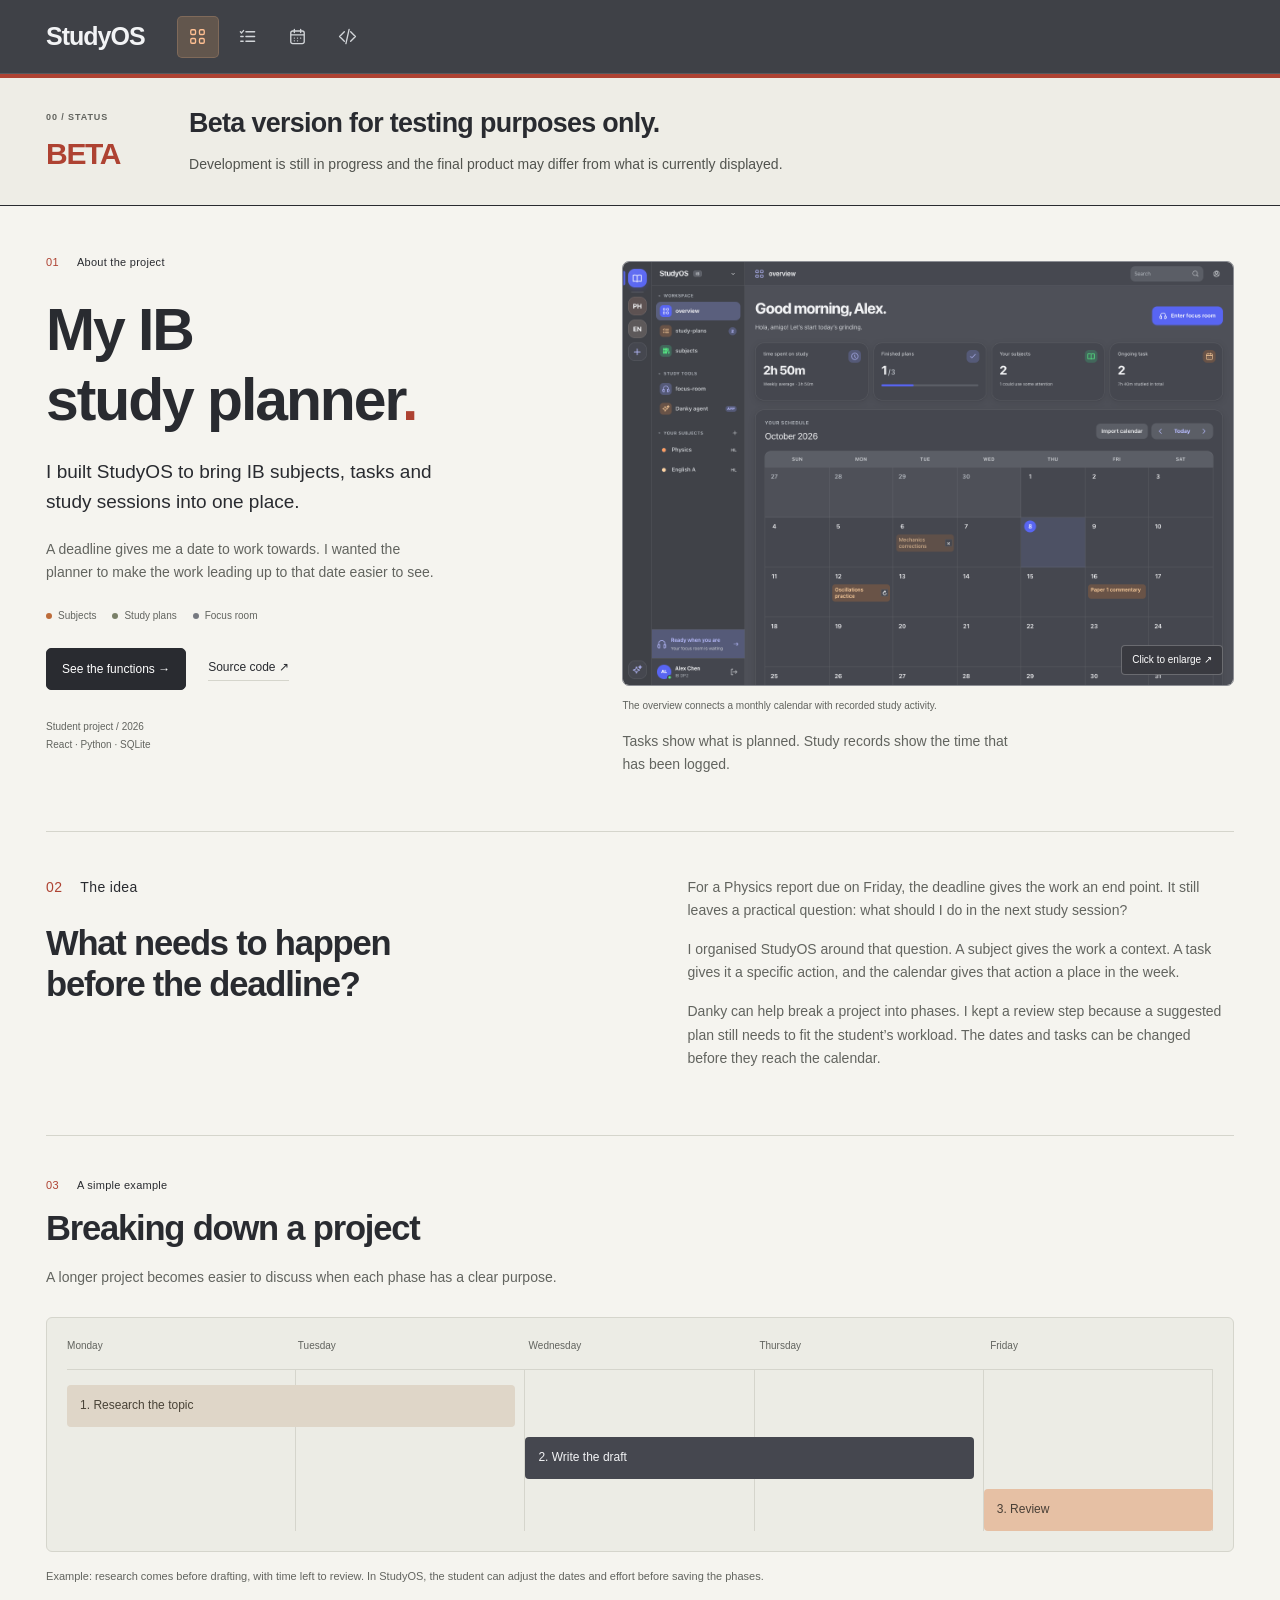
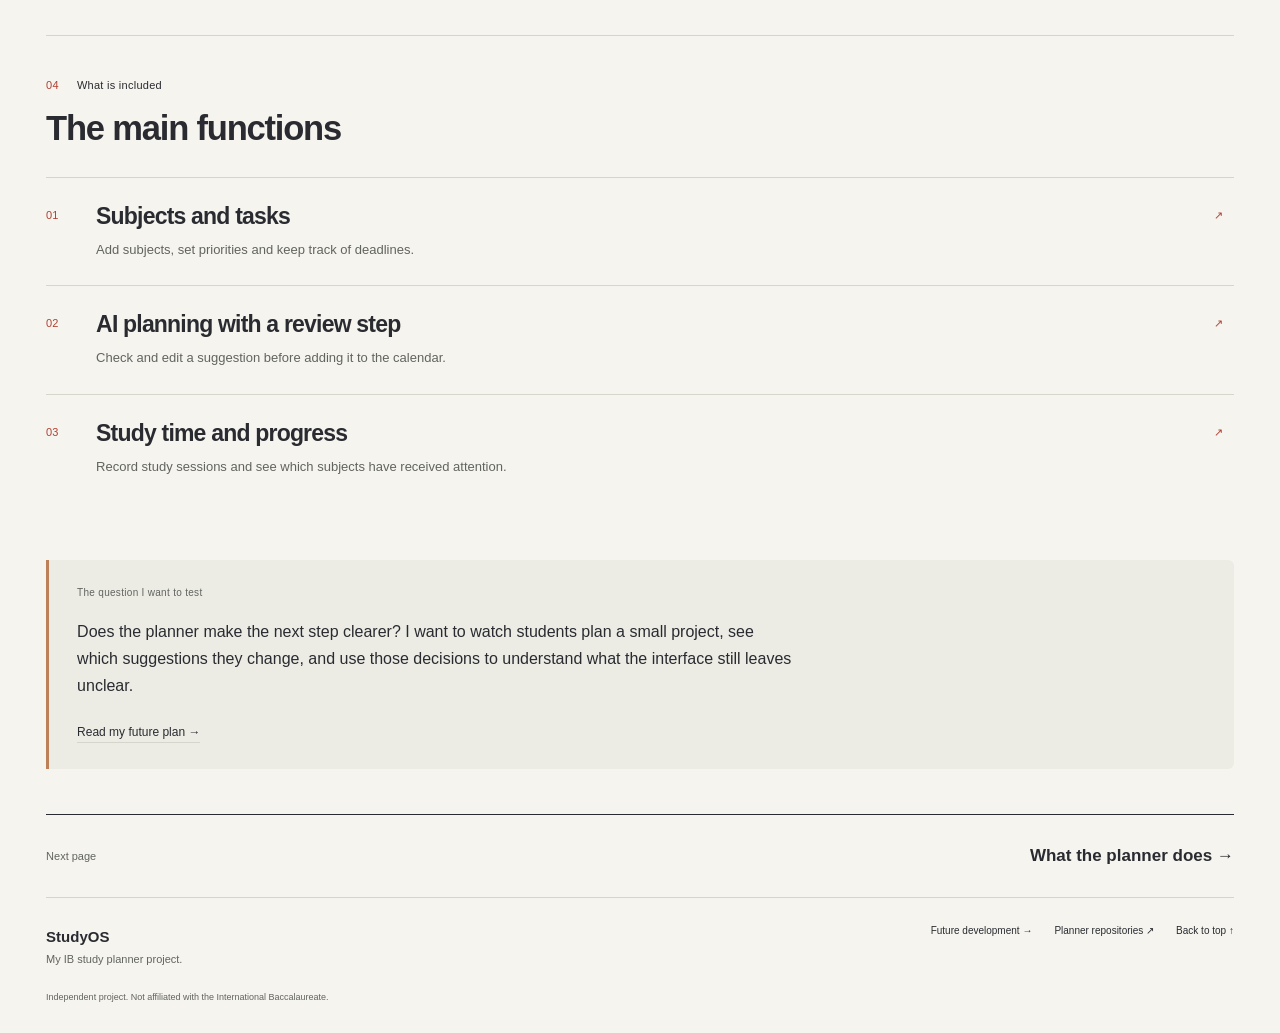
<file: index.html>
<!doctype html>
<html lang="en"><head><meta charset="utf-8"><meta name="viewport" content="width=device-width, initial-scale=1"><meta name="description" content="StudyOS is my IB study planner project. Here are its functions, the building plan and the source code."><meta name="theme-color" content="#3f4147"><title>My IB study planner | StudyOS</title><link rel="icon" href="assets/favicon.svg" type="image/svg+xml"><link rel="stylesheet" href="assets/styles.css?v=08db4e8ad530"><script src="assets/main.js?v=c534443255a2" defer></script></head><body><a class="skip" href="#main">Skip to content</a>
<header class="compact-header"><div class="wrap compact-header-inner"><a class="compact-brand" href="index.html" aria-label="StudyOS home">StudyOS</a><nav class="compact-nav" aria-label="Main navigation"><a href="index.html" aria-current="page" aria-label="Overview" title="Overview"><svg width="20" height="20" viewBox="0 0 24 24" fill="none" stroke="currentColor" stroke-width="1.7" stroke-linecap="round" stroke-linejoin="round" aria-hidden="true"><path d="M5 3.5h3A1.5 1.5 0 0 1 9.5 5v3A1.5 1.5 0 0 1 8 9.5H5A1.5 1.5 0 0 1 3.5 8V5A1.5 1.5 0 0 1 5 3.5Zm11 0h3A1.5 1.5 0 0 1 20.5 5v3A1.5 1.5 0 0 1 19 9.5h-3A1.5 1.5 0 0 1 14.5 8V5A1.5 1.5 0 0 1 16 3.5ZM5 14.5h3A1.5 1.5 0 0 1 9.5 16v3A1.5 1.5 0 0 1 8 20.5H5A1.5 1.5 0 0 1 3.5 19v-3A1.5 1.5 0 0 1 5 14.5Zm11 0h3a1.5 1.5 0 0 1 1.5 1.5v3a1.5 1.5 0 0 1-1.5 1.5h-3a1.5 1.5 0 0 1-1.5-1.5v-3a1.5 1.5 0 0 1 1.5-1.5Z"/></svg></a><a href="product.html" aria-label="Functions" title="Functions"><svg width="20" height="20" viewBox="0 0 24 24" fill="none" stroke="currentColor" stroke-width="1.7" stroke-linecap="round" stroke-linejoin="round" aria-hidden="true"><path d="m3 6 1.5 1.5L7 4.5M10 6h11M3.5 12h3M10 12h11M3.5 18h3M10 18h11"/></svg></a><a href="development.html" aria-label="Building plan" title="Building plan"><svg width="20" height="20" viewBox="0 0 24 24" fill="none" stroke="currentColor" stroke-width="1.7" stroke-linecap="round" stroke-linejoin="round" aria-hidden="true"><path d="M8 3v4m8-4v4M3.5 10h17M6 5h12a2.5 2.5 0 0 1 2.5 2.5v11A2.5 2.5 0 0 1 18 21H6a2.5 2.5 0 0 1-2.5-2.5v-11A2.5 2.5 0 0 1 6 5ZM8 14h.01M12 14h.01M16 14h.01M8 17.5h.01M12 17.5h.01"/></svg></a><a href="source.html" aria-label="Product source code" title="Product source code"><svg width="20" height="20" viewBox="0 0 24 24" fill="none" stroke="currentColor" stroke-width="1.7" stroke-linecap="round" stroke-linejoin="round" aria-hidden="true"><path d="m8 6-6 6 6 6m8-12 6 6-6 6m-2-15-4 18"/></svg></a></nav></div></header><div class="site-content"><aside class="beta-banner" role="note" aria-label="Development status"><div class="beta-index"><span>00 / STATUS</span><b>BETA</b></div><div class="beta-message"><strong>Beta version for testing purposes only.</strong><p>Development is still in progress and the final product may differ from what is currently displayed.</p></div></aside>
<main id="main">
<section class="wrap home-intro"><div><p class="section-label"><span>01</span>About the project</p><h1>My IB<br>study planner<span class="red">.</span></h1><p class="intro-text">I built StudyOS to bring IB subjects, tasks and study sessions into one place.</p><p>A deadline gives me a date to work towards. I wanted the planner to make the work leading up to that date easier to see.</p><div class="subject-strip" aria-label="Parts of the planner"><span><i></i>Subjects</span><span><i></i>Study plans</span><span><i></i>Focus room</span></div><div class="intro-links"><a class="button" href="product.html">See the functions →</a><a class="simple-link" href="source.html">Source code ↗</a></div><p class="project-info">Student project / 2026<br>React · Python · SQLite</p></div><div class="intro-image"><figure class="capture"><button class="image-zoom" data-image="assets/images/overview.png" data-alt="StudyOS overview showing study records and a monthly calendar" aria-label="Enlarge: StudyOS overview showing study records and a monthly calendar"><img src="assets/images/overview.png" alt="StudyOS overview showing study records and a monthly calendar" width="1440" height="1000" loading="lazy"><span>Click to enlarge ↗</span></button><figcaption>The overview connects a monthly calendar with recorded study activity.</figcaption></figure><p class="image-note">Tasks show what is planned. Study records show the time that has been logged.</p></div></section>
<section class="wrap split-section"><div><p class="section-label"><span>02</span>The idea</p><h2>What needs to happen<br>before the deadline?</h2></div><div><p>For a Physics report due on Friday, the deadline gives the work an end point. It still leaves a practical question: what should I do in the next study session?</p><p>I organised StudyOS around that question. A subject gives the work a context. A task gives it a specific action, and the calendar gives that action a place in the week.</p><p>Danky can help break a project into phases. I kept a review step because a suggested plan still needs to fit the student’s workload. The dates and tasks can be changed before they reach the calendar.</p></div></section>
<section class="wrap section"><div class="section-heading"><p class="section-label"><span>03</span>A simple example</p><h2>Breaking down a project</h2><p>A longer project becomes easier to discuss when each phase has a clear purpose.</p></div><div class="week-example" aria-label="An example project with research on Monday and Tuesday, drafting on Wednesday and Thursday, and review on Friday"><div class="week-days"><span>Monday</span><span>Tuesday</span><span>Wednesday</span><span>Thursday</span><span>Friday</span></div><div class="week-tasks"><span class="research">1. Research the topic</span><span class="draft">2. Write the draft</span><span class="review">3. Review</span></div></div><p class="small-note">Example: research comes before drafting, with time left to review. In StudyOS, the student can adjust the dates and effort before saving the phases.</p></section>
<section class="wrap section"><div class="section-heading"><p class="section-label"><span>04</span>What is included</p><h2>The main functions</h2></div><div class="feature-list"><a href="product.html#organise"><span>01</span><div><h3>Subjects and tasks</h3><p>Add subjects, set priorities and keep track of deadlines.</p></div><span>↗</span></a><a href="product.html#review"><span>02</span><div><h3>AI planning with a review step</h3><p>Check and edit a suggestion before adding it to the calendar.</p></div><span>↗</span></a><a href="product.html#study"><span>03</span><div><h3>Study time and progress</h3><p>Record study sessions and see which subjects have received attention.</p></div><span>↗</span></a></div></section>
<section class="wrap personal-note"><p class="note-label">The question I want to test</p><p>Does the planner make the next step clearer? I want to watch students plan a small project, see which suggestions they change, and use those decisions to understand what the interface still leaves unclear.</p><a class="simple-link" href="future.html">Read my future plan →</a></section><div class="wrap next-page"><span>Next page</span><a href="product.html">What the planner does →</a></div>
</main>
<footer class="wrap site-footer"><p><b>StudyOS</b><br>My IB study planner project.</p><div><a href="future.html">Future development →</a><a href="source.html">Planner repositories ↗</a><a href="#main">Back to top ↑</a></div><small>Independent project. Not affiliated with the International Baccalaureate.</small></footer></div>
<dialog class="image-dialog" aria-labelledby="image-title"><div class="dialog-top"><p id="image-title">Product screenshot</p><button class="close-dialog" aria-label="Close enlarged screenshot">Close ×</button></div><img alt=""><p class="dialog-note">Click Close or press Escape to return.</p></dialog></body></html>
</file>
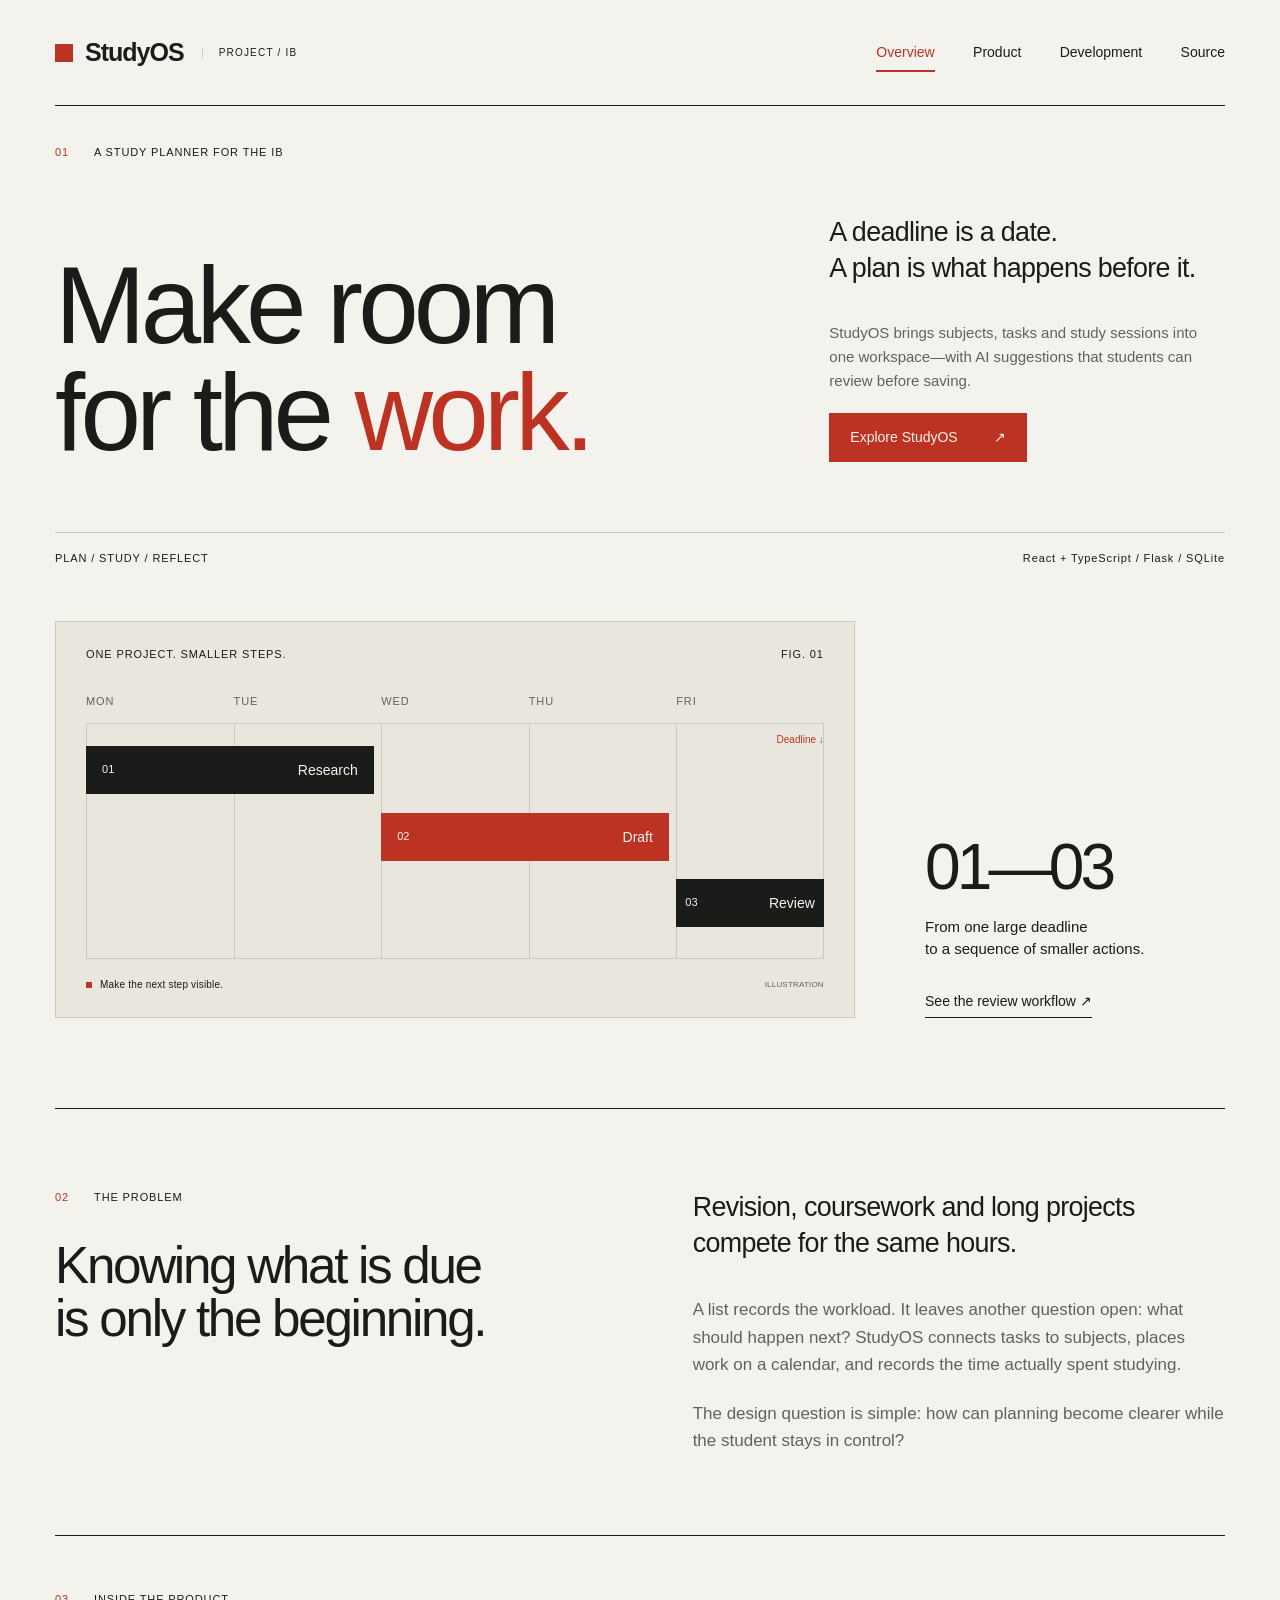
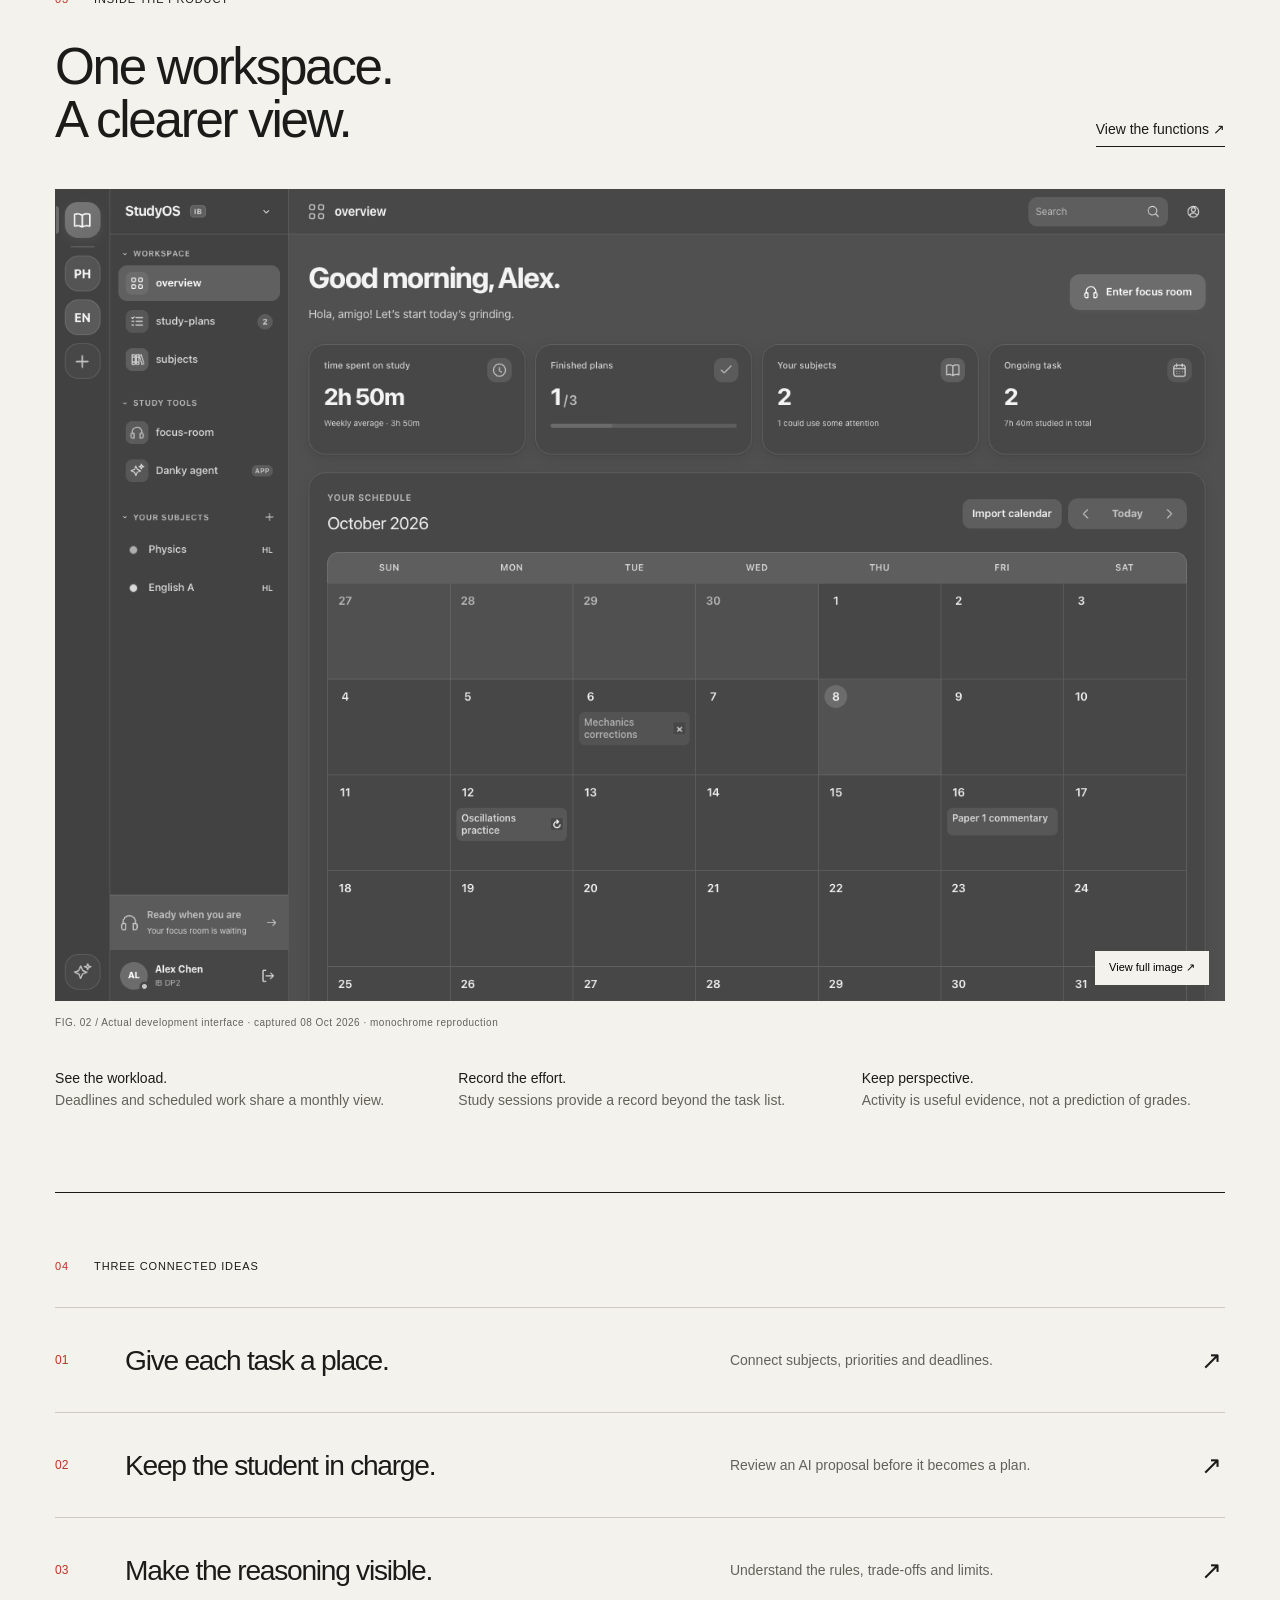
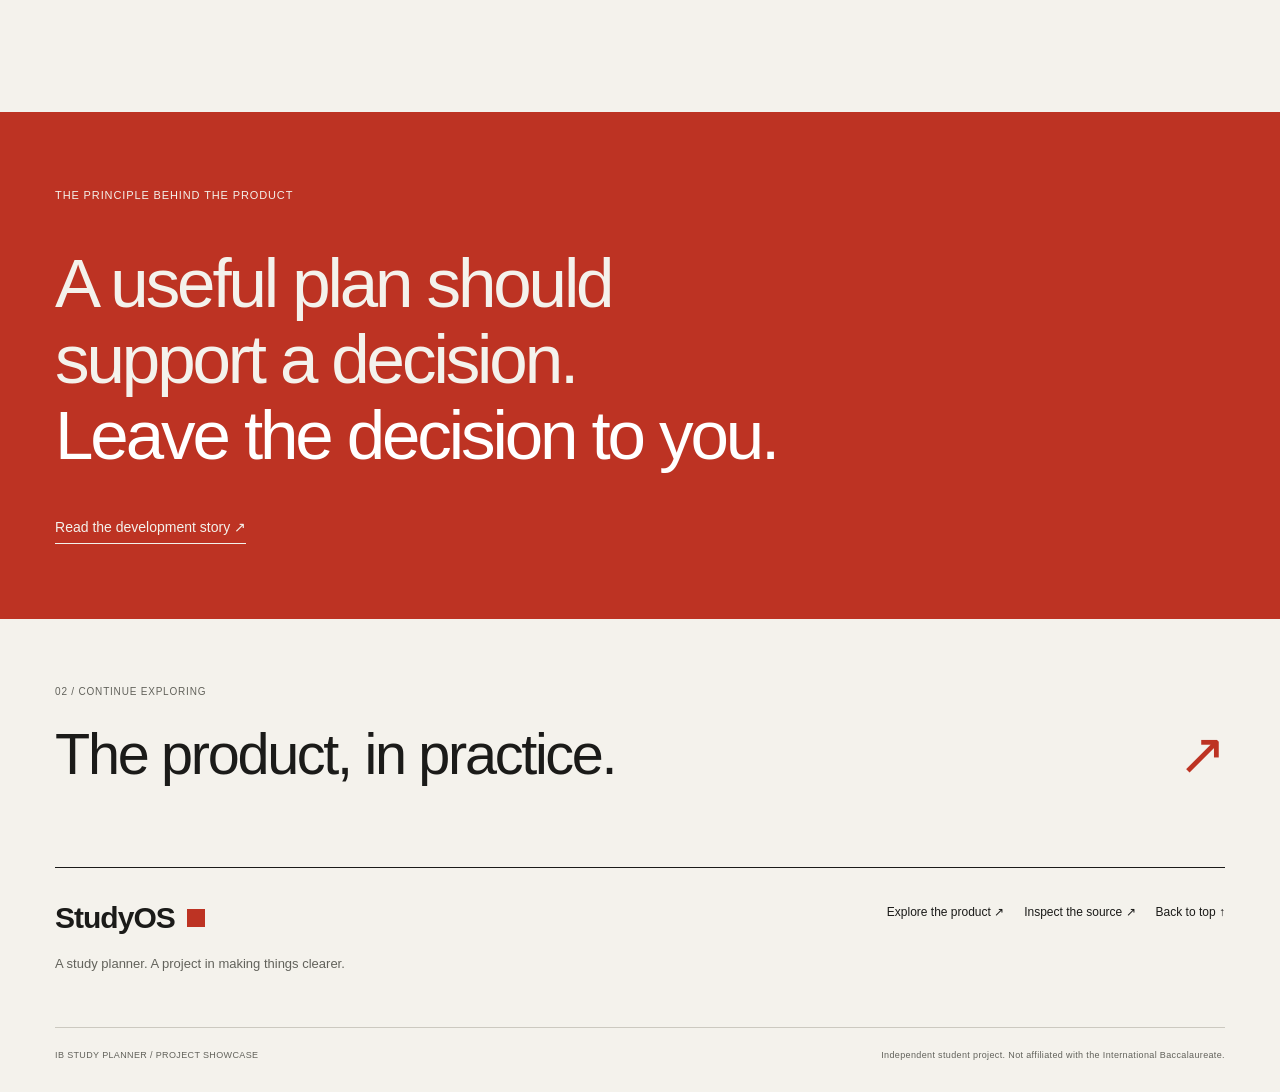
<file: studyos-showcase/index.html>
<!doctype html>
<html lang="en"><head><meta charset="utf-8"><meta name="viewport" content="width=device-width, initial-scale=1"><meta name="description" content="StudyOS is an IB study planner connecting subjects, deadlines, study sessions and reviewed AI planning. Explore the product and how it is built."><meta name="theme-color" content="#f4f2ec"><title>Overview — StudyOS</title><link rel="icon" href="assets/favicon.svg" type="image/svg+xml"><link rel="stylesheet" href="assets/styles.css"><script src="assets/main.js" defer></script></head>
<body><a class="skip" href="#main">Skip to content</a><header class="site-header wrap"><a class="brand" href="index.html" aria-label="StudyOS home"><span class="brand-mark" aria-hidden="true"></span>StudyOS<span class="brand-tag">PROJECT / IB</span></a><button class="menu-toggle" aria-expanded="false" aria-controls="navigation" hidden>Menu <span aria-hidden="true">+</span></button><nav id="navigation" aria-label="Main navigation"><a href="index.html" aria-current="page">Overview</a><a href="product.html">Product</a><a href="development.html">Development</a><a href="source.html">Source</a></nav></header>
<main id="main">
<section class="hero wrap"><p class="eyebrow"><span>01</span>A STUDY PLANNER FOR THE IB</p><div class="hero-grid"><h1>Make room<br>for the <em>work.</em></h1><div class="hero-aside"><p class="lead">A deadline is a date.<br>A plan is what happens before it.</p><p>StudyOS brings subjects, tasks and study sessions into one workspace—with AI suggestions that students can review before saving.</p><a class="button" href="product.html">Explore StudyOS <span>↗</span></a></div></div><div class="hero-bottom"><span>PLAN / STUDY / REFLECT</span><span>React + TypeScript / Flask / SQLite</span></div></section>
<section class="wrap opening-visual"><div class="week-graphic" aria-label="Illustrative planning diagram: research, draft and review arranged across a week"><div class="graphic-top"><span>ONE PROJECT. SMALLER STEPS.</span><span>FIG. 01</span></div><div class="week-head"><span>MON</span><span>TUE</span><span>WED</span><span>THU</span><span>FRI</span></div><div class="week-body"><div class="week-lines" aria-hidden="true"><i></i><i></i><i></i><i></i><i></i></div><div class="week-block research"><b>01</b><span>Research</span></div><div class="week-block draft"><b>02</b><span>Draft</span></div><div class="week-block review"><b>03</b><span>Review</span></div><span class="deadline">Deadline ↓</span></div><div class="graphic-bottom"><span class="red-dot"></span>Make the next step visible.<span>ILLUSTRATION</span></div></div><div class="visual-note"><span class="oversize-number">01—03</span><p>From one large deadline<br>to a sequence of smaller actions.</p><a class="text-link" href="product.html#review">See the review workflow ↗</a></div></section>
<section class="wrap editorial-section"><div><p class="eyebrow"><span>02</span>THE PROBLEM</p><h2>Knowing what is due<br>is only the beginning.</h2></div><div class="prose"><p class="lead">Revision, coursework and long projects compete for the same hours.</p><p>A list records the workload. It leaves another question open: what should happen next? StudyOS connects tasks to subjects, places work on a calendar, and records the time actually spent studying.</p><p>The design question is simple: how can planning become clearer while the student stays in control?</p></div></section>
<section class="wrap evidence"><p class="eyebrow"><span>03</span>INSIDE THE PRODUCT</p><div class="section-heading"><h2>One workspace.<br>A clearer view.</h2><a class="text-link" href="product.html">View the functions ↗</a></div><figure class="capture"><button class="image-zoom" data-image="assets/images/overview.png" data-alt="StudyOS overview with study totals, subject navigation and a monthly task calendar" aria-label="Enlarge: StudyOS overview with study totals, subject navigation and a monthly task calendar"><img src="assets/images/overview.png" alt="StudyOS overview with study totals, subject navigation and a monthly task calendar" loading="lazy" width="1440" height="1000"><span class="zoom-label">View full image ↗</span></button><figcaption>FIG. 02 / Actual development interface · captured 08 Oct 2026 · monochrome reproduction</figcaption></figure><div class="caption-grid"><p><b>See the workload.</b><br>Deadlines and scheduled work share a monthly view.</p><p><b>Record the effort.</b><br>Study sessions provide a record beyond the task list.</p><p><b>Keep perspective.</b><br>Activity is useful evidence, not a prediction of grades.</p></div></section>
<section class="wrap selected-section"><p class="eyebrow"><span>04</span>THREE CONNECTED IDEAS</p><a class="feature-row" href="product.html#organise"><span>01</span><h3>Give each task a place.</h3><p>Connect subjects, priorities and deadlines.</p><b>↗</b></a><a class="feature-row" href="product.html#review"><span>02</span><h3>Keep the student in charge.</h3><p>Review an AI proposal before it becomes a plan.</p><b>↗</b></a><a class="feature-row" href="development.html#decisions"><span>03</span><h3>Make the reasoning visible.</h3><p>Understand the rules, trade-offs and limits.</p><b>↗</b></a></section>
<section class="statement"><div class="wrap"><p class="eyebrow">THE PRINCIPLE BEHIND THE PRODUCT</p><p class="statement-text">A useful plan should<br>support a decision.<br><span>Leave the decision to you.</span></p><a href="development.html" class="text-link">Read the development story ↗</a></div></section><a class="next-page wrap" href="product.html"><span class="eyebrow">02 / CONTINUE EXPLORING</span><span>The product, in practice.<b aria-hidden="true">↗</b></span></a>
</main><footer class="wrap site-footer"><div><a class="brand" href="index.html">StudyOS<span class="brand-mark" aria-hidden="true"></span></a><p>A study planner. A project in making things clearer.</p></div><div class="footer-links"><a href="product.html">Explore the product ↗</a><a href="source.html">Inspect the source ↗</a><a href="#main">Back to top ↑</a></div><div class="footer-bottom"><span>IB STUDY PLANNER / PROJECT SHOWCASE</span><span>Independent student project. Not affiliated with the International Baccalaureate.</span></div></footer><dialog class="image-dialog" aria-labelledby="image-title"><div class="dialog-top"><p id="image-title">Product screenshot</p><button class="close-dialog" aria-label="Close enlarged screenshot">Close ×</button></div><img alt=""><p class="dialog-hint">Development capture · monochrome reproduction</p></dialog></body></html>
</file>
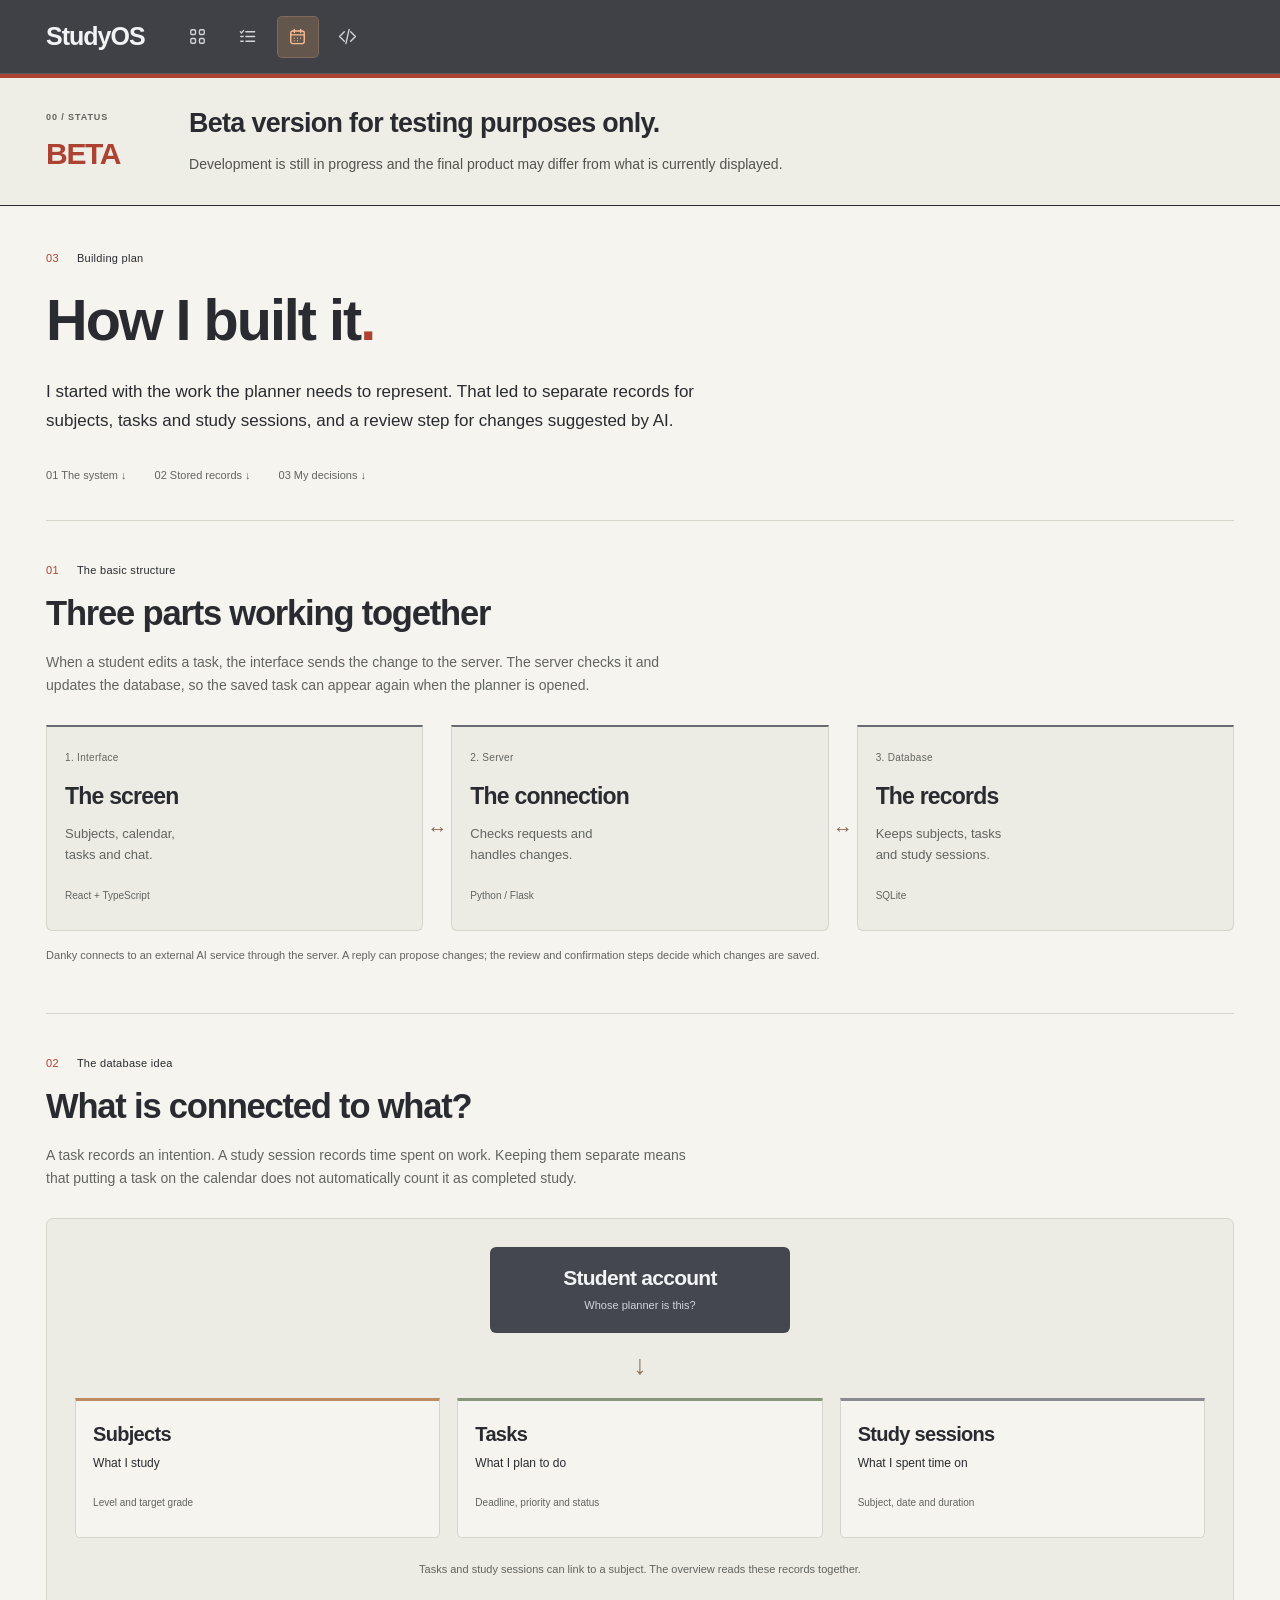
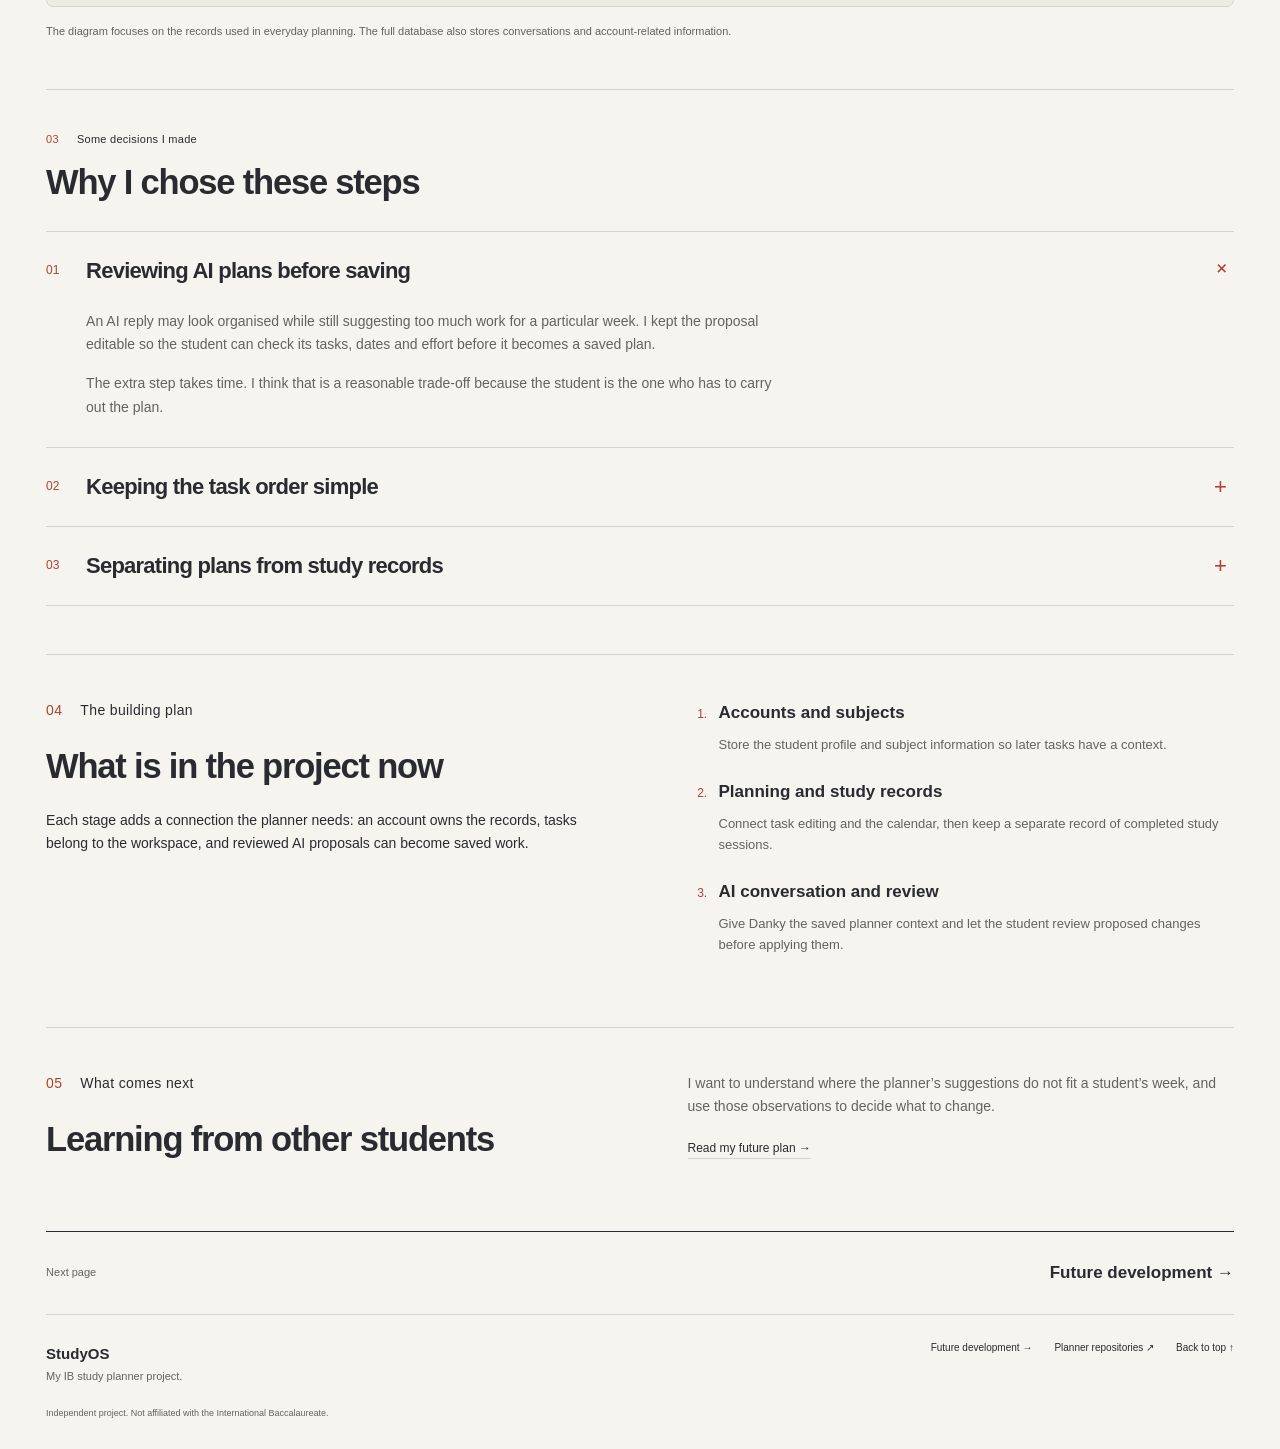
<file: development.html>
<!doctype html>
<html lang="en"><head><meta charset="utf-8"><meta name="viewport" content="width=device-width, initial-scale=1"><meta name="description" content="How I built StudyOS: a simple system diagram, database connections, design decisions and future improvements."><meta name="theme-color" content="#3f4147"><title>Building plan | StudyOS</title><link rel="icon" href="assets/favicon.svg" type="image/svg+xml"><link rel="stylesheet" href="assets/styles.css?v=08db4e8ad530"><script src="assets/main.js?v=c534443255a2" defer></script></head><body><a class="skip" href="#main">Skip to content</a>
<header class="compact-header"><div class="wrap compact-header-inner"><a class="compact-brand" href="index.html" aria-label="StudyOS home">StudyOS</a><nav class="compact-nav" aria-label="Main navigation"><a href="index.html" aria-label="Overview" title="Overview"><svg width="20" height="20" viewBox="0 0 24 24" fill="none" stroke="currentColor" stroke-width="1.7" stroke-linecap="round" stroke-linejoin="round" aria-hidden="true"><path d="M5 3.5h3A1.5 1.5 0 0 1 9.5 5v3A1.5 1.5 0 0 1 8 9.5H5A1.5 1.5 0 0 1 3.5 8V5A1.5 1.5 0 0 1 5 3.5Zm11 0h3A1.5 1.5 0 0 1 20.5 5v3A1.5 1.5 0 0 1 19 9.5h-3A1.5 1.5 0 0 1 14.5 8V5A1.5 1.5 0 0 1 16 3.5ZM5 14.5h3A1.5 1.5 0 0 1 9.5 16v3A1.5 1.5 0 0 1 8 20.5H5A1.5 1.5 0 0 1 3.5 19v-3A1.5 1.5 0 0 1 5 14.5Zm11 0h3a1.5 1.5 0 0 1 1.5 1.5v3a1.5 1.5 0 0 1-1.5 1.5h-3a1.5 1.5 0 0 1-1.5-1.5v-3a1.5 1.5 0 0 1 1.5-1.5Z"/></svg></a><a href="product.html" aria-label="Functions" title="Functions"><svg width="20" height="20" viewBox="0 0 24 24" fill="none" stroke="currentColor" stroke-width="1.7" stroke-linecap="round" stroke-linejoin="round" aria-hidden="true"><path d="m3 6 1.5 1.5L7 4.5M10 6h11M3.5 12h3M10 12h11M3.5 18h3M10 18h11"/></svg></a><a href="development.html" aria-current="page" aria-label="Building plan" title="Building plan"><svg width="20" height="20" viewBox="0 0 24 24" fill="none" stroke="currentColor" stroke-width="1.7" stroke-linecap="round" stroke-linejoin="round" aria-hidden="true"><path d="M8 3v4m8-4v4M3.5 10h17M6 5h12a2.5 2.5 0 0 1 2.5 2.5v11A2.5 2.5 0 0 1 18 21H6a2.5 2.5 0 0 1-2.5-2.5v-11A2.5 2.5 0 0 1 6 5ZM8 14h.01M12 14h.01M16 14h.01M8 17.5h.01M12 17.5h.01"/></svg></a><a href="source.html" aria-label="Product source code" title="Product source code"><svg width="20" height="20" viewBox="0 0 24 24" fill="none" stroke="currentColor" stroke-width="1.7" stroke-linecap="round" stroke-linejoin="round" aria-hidden="true"><path d="m8 6-6 6 6 6m8-12 6 6-6 6m-2-15-4 18"/></svg></a></nav></div></header><div class="site-content"><aside class="beta-banner" role="note" aria-label="Development status"><div class="beta-index"><span>00 / STATUS</span><b>BETA</b></div><div class="beta-message"><strong>Beta version for testing purposes only.</strong><p>Development is still in progress and the final product may differ from what is currently displayed.</p></div></aside>
<main id="main">
<section class="wrap page-intro"><p class="section-label"><span>03</span>Building plan</p><h1>How I built it<span class="red">.</span></h1><p class="page-description">I started with the work the planner needs to represent. That led to separate records for subjects, tasks and study sessions, and a review step for changes suggested by AI.</p><div class="page-index"><a href="#system">01 The system ↓</a><a href="#data-model">02 Stored records ↓</a><a href="#decisions">03 My decisions ↓</a></div></section>
<section class="wrap section" id="system"><div class="section-heading"><p class="section-label"><span>01</span>The basic structure</p><h2>Three parts working together</h2><p>When a student edits a task, the interface sends the change to the server. The server checks it and updates the database, so the saved task can appear again when the planner is opened.</p></div><div class="system-flow"><article><p class="note-label">1. Interface</p><h3>The screen</h3><p>Subjects, calendar,<br>tasks and chat.</p><small>React + TypeScript</small></article><span class="flow-arrow" aria-hidden="true">↔</span><article><p class="note-label">2. Server</p><h3>The connection</h3><p>Checks requests and<br>handles changes.</p><small>Python / Flask</small></article><span class="flow-arrow" aria-hidden="true">↔</span><article><p class="note-label">3. Database</p><h3>The records</h3><p>Keeps subjects, tasks<br>and study sessions.</p><small>SQLite</small></article></div><p class="small-note">Danky connects to an external AI service through the server. A reply can propose changes; the review and confirmation steps decide which changes are saved.</p></section>
<section class="wrap section" id="data-model"><div class="section-heading"><p class="section-label"><span>02</span>The database idea</p><h2>What is connected to what?</h2><p>A task records an intention. A study session records time spent on work. Keeping them separate means that putting a task on the calendar does not automatically count it as completed study.</p></div><div class="data-map"><div class="data-owner"><h3>Student account</h3><p>Whose planner is this?</p></div><div class="map-arrow" aria-hidden="true">↓</div><div class="data-branches"><article><h3>Subjects</h3><p>What I study</p><small>Level and target grade</small></article><article><h3>Tasks</h3><p>What I plan to do</p><small>Deadline, priority and status</small></article><article><h3>Study sessions</h3><p>What I spent time on</p><small>Subject, date and duration</small></article></div><p class="map-caption">Tasks and study sessions can link to a subject. The overview reads these records together.</p></div><p class="small-note">The diagram focuses on the records used in everyday planning. The full database also stores conversations and account-related information.</p></section>
<section class="wrap section" id="decisions"><div class="section-heading"><p class="section-label"><span>03</span>Some decisions I made</p><h2>Why I chose these steps</h2></div><details open><summary><span>01</span><h3>Reviewing AI plans before saving</h3><span aria-hidden="true">+</span></summary><div class="details-content"><p>An AI reply may look organised while still suggesting too much work for a particular week. I kept the proposal editable so the student can check its tasks, dates and effort before it becomes a saved plan.</p><p>The extra step takes time. I think that is a reasonable trade-off because the student is the one who has to carry out the plan.</p></div></details><details><summary><span>02</span><h3>Keeping the task order simple</h3><span aria-hidden="true">+</span></summary><div class="details-content"><p>For the suggested task order, I combined the chosen priority with deadline urgency. The rule gives a visible reason for placing one task before another.</p><p>The rule also leaves things out. A task may take longer than expected or matter for a reason the planner has not recorded. I present the result as a suggested order that the student can reconsider. This part uses a fixed rule, rather than an AI model.</p></div></details><details><summary><span>03</span><h3>Separating plans from study records</h3><span aria-hidden="true">+</span></summary><div class="details-content"><p>A calendar can be full even when the work has not been done. I kept planned tasks and study sessions as separate records so that the overview can distinguish scheduled work from logged activity.</p><p>That distinction also changes how the numbers should be read. A study-time total is a record of entered sessions. Understanding still needs to be judged through the work itself.</p></div></details></section>
<section class="wrap split-section"><div><p class="section-label"><span>04</span>The building plan</p><h2>What is in the project now</h2><p>Each stage adds a connection the planner needs: an account owns the records, tasks belong to the workspace, and reviewed AI proposals can become saved work.</p></div><ol class="build-list"><li><b>Accounts and subjects</b><p>Store the student profile and subject information so later tasks have a context.</p></li><li><b>Planning and study records</b><p>Connect task editing and the calendar, then keep a separate record of completed study sessions.</p></li><li><b>AI conversation and review</b><p>Give Danky the saved planner context and let the student review proposed changes before applying them.</p></li></ol></section>
<section class="wrap split-section"><div><p class="section-label"><span>05</span>What comes next</p><h2>Learning from other students</h2></div><div><p>I want to understand where the planner’s suggestions do not fit a student’s week, and use those observations to decide what to change.</p><a class="simple-link" href="future.html">Read my future plan →</a></div></section><div class="wrap next-page"><span>Next page</span><a href="future.html">Future development →</a></div>
</main>
<footer class="wrap site-footer"><p><b>StudyOS</b><br>My IB study planner project.</p><div><a href="future.html">Future development →</a><a href="source.html">Planner repositories ↗</a><a href="#main">Back to top ↑</a></div><small>Independent project. Not affiliated with the International Baccalaureate.</small></footer></div>
<dialog class="image-dialog" aria-labelledby="image-title"><div class="dialog-top"><p id="image-title">Product screenshot</p><button class="close-dialog" aria-label="Close enlarged screenshot">Close ×</button></div><img alt=""><p class="dialog-note">Click Close or press Escape to return.</p></dialog></body></html>
</file>
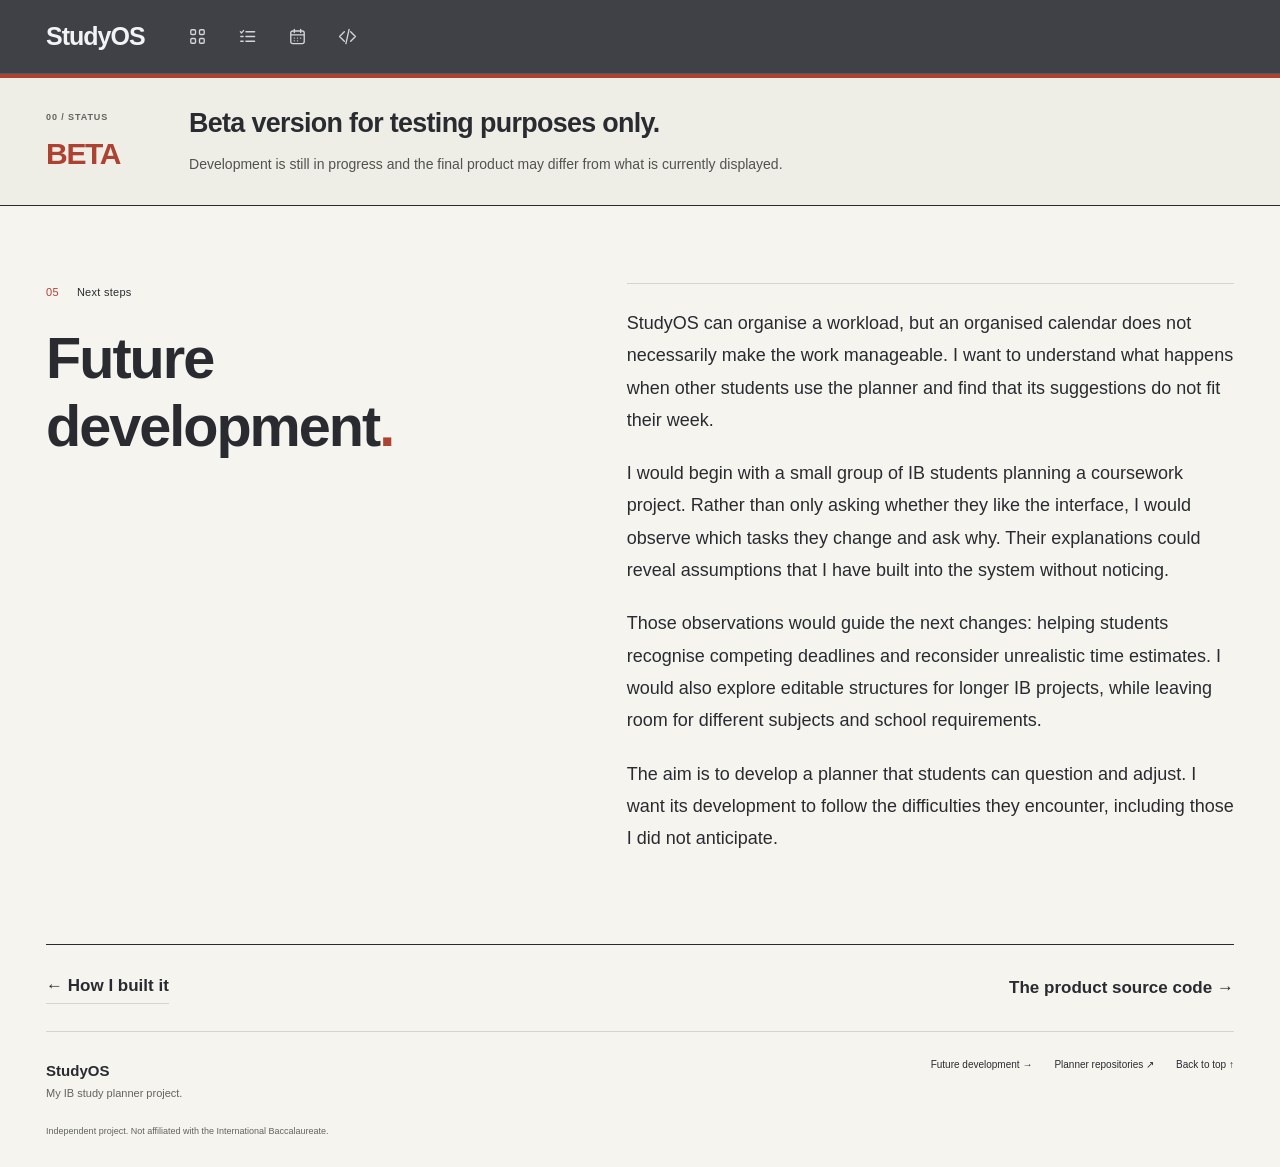
<file: future.html>
<!doctype html>
<html lang="en"><head><meta charset="utf-8"><meta name="viewport" content="width=device-width, initial-scale=1"><meta name="description" content="My next steps for StudyOS: learning from students, questioning planning assumptions and improving the planner through their experience."><meta name="theme-color" content="#3f4147"><title>Future development | StudyOS</title><link rel="icon" href="assets/favicon.svg" type="image/svg+xml"><link rel="stylesheet" href="assets/styles.css?v=08db4e8ad530"><script src="assets/main.js?v=c534443255a2" defer></script></head><body><a class="skip" href="#main">Skip to content</a>
<header class="compact-header"><div class="wrap compact-header-inner"><a class="compact-brand" href="index.html" aria-label="StudyOS home">StudyOS</a><nav class="compact-nav" aria-label="Main navigation"><a href="index.html" aria-label="Overview" title="Overview"><svg width="20" height="20" viewBox="0 0 24 24" fill="none" stroke="currentColor" stroke-width="1.7" stroke-linecap="round" stroke-linejoin="round" aria-hidden="true"><path d="M5 3.5h3A1.5 1.5 0 0 1 9.5 5v3A1.5 1.5 0 0 1 8 9.5H5A1.5 1.5 0 0 1 3.5 8V5A1.5 1.5 0 0 1 5 3.5Zm11 0h3A1.5 1.5 0 0 1 20.5 5v3A1.5 1.5 0 0 1 19 9.5h-3A1.5 1.5 0 0 1 14.5 8V5A1.5 1.5 0 0 1 16 3.5ZM5 14.5h3A1.5 1.5 0 0 1 9.5 16v3A1.5 1.5 0 0 1 8 20.5H5A1.5 1.5 0 0 1 3.5 19v-3A1.5 1.5 0 0 1 5 14.5Zm11 0h3a1.5 1.5 0 0 1 1.5 1.5v3a1.5 1.5 0 0 1-1.5 1.5h-3a1.5 1.5 0 0 1-1.5-1.5v-3a1.5 1.5 0 0 1 1.5-1.5Z"/></svg></a><a href="product.html" aria-label="Functions" title="Functions"><svg width="20" height="20" viewBox="0 0 24 24" fill="none" stroke="currentColor" stroke-width="1.7" stroke-linecap="round" stroke-linejoin="round" aria-hidden="true"><path d="m3 6 1.5 1.5L7 4.5M10 6h11M3.5 12h3M10 12h11M3.5 18h3M10 18h11"/></svg></a><a href="development.html" aria-label="Building plan" title="Building plan"><svg width="20" height="20" viewBox="0 0 24 24" fill="none" stroke="currentColor" stroke-width="1.7" stroke-linecap="round" stroke-linejoin="round" aria-hidden="true"><path d="M8 3v4m8-4v4M3.5 10h17M6 5h12a2.5 2.5 0 0 1 2.5 2.5v11A2.5 2.5 0 0 1 18 21H6a2.5 2.5 0 0 1-2.5-2.5v-11A2.5 2.5 0 0 1 6 5ZM8 14h.01M12 14h.01M16 14h.01M8 17.5h.01M12 17.5h.01"/></svg></a><a href="source.html" aria-label="Product source code" title="Product source code"><svg width="20" height="20" viewBox="0 0 24 24" fill="none" stroke="currentColor" stroke-width="1.7" stroke-linecap="round" stroke-linejoin="round" aria-hidden="true"><path d="m8 6-6 6 6 6m8-12 6 6-6 6m-2-15-4 18"/></svg></a></nav></div></header><div class="site-content"><aside class="beta-banner" role="note" aria-label="Development status"><div class="beta-index"><span>00 / STATUS</span><b>BETA</b></div><div class="beta-message"><strong>Beta version for testing purposes only.</strong><p>Development is still in progress and the final product may differ from what is currently displayed.</p></div></aside>
<main id="main">
<article class="wrap future-essay" aria-labelledby="future-title">
<header class="future-heading"><p class="section-label"><span>05</span>Next steps</p><h1 id="future-title">Future<br>development<span class="red">.</span></h1></header>
<div class="future-copy"><p>StudyOS can organise a workload, but an organised calendar does not necessarily make the work manageable. I want to understand what happens when other students use the planner and find that its suggestions do not fit their week.</p><p>I would begin with a small group of IB students planning a coursework project. Rather than only asking whether they like the interface, I would observe which tasks they change and ask why. Their explanations could reveal assumptions that I have built into the system without noticing.</p><p>Those observations would guide the next changes: helping students recognise competing deadlines and reconsider unrealistic time estimates. I would also explore editable structures for longer IB projects, while leaving room for different subjects and school requirements.</p><p>The aim is to develop a planner that students can question and adjust. I want its development to follow the difficulties they encounter, including those I did not anticipate.</p></div>
</article>
<div class="wrap next-page"><a class="simple-link" href="development.html">← How I built it</a><a href="source.html">The product source code →</a></div>
</main>
<footer class="wrap site-footer"><p><b>StudyOS</b><br>My IB study planner project.</p><div><a href="future.html" aria-current="page">Future development →</a><a href="source.html">Planner repositories ↗</a><a href="#main">Back to top ↑</a></div><small>Independent project. Not affiliated with the International Baccalaureate.</small></footer></div></body></html>
</file>
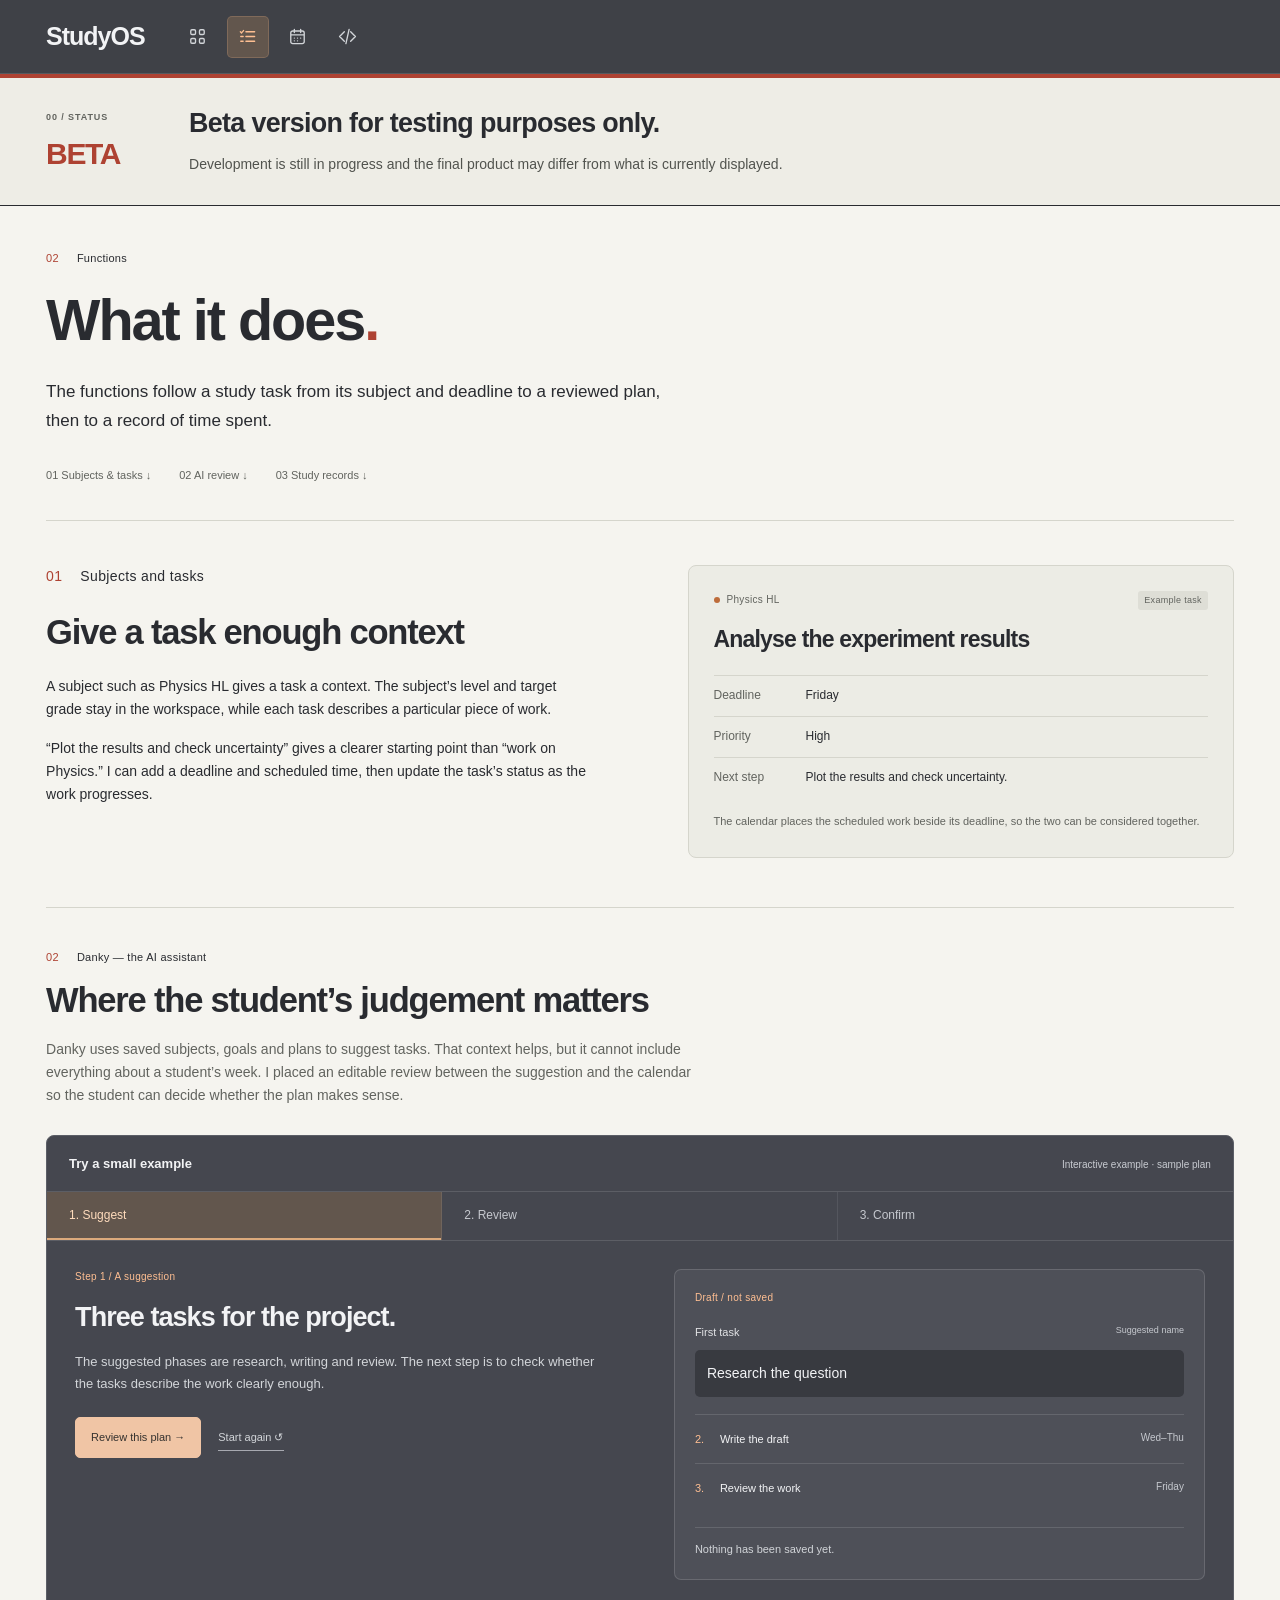
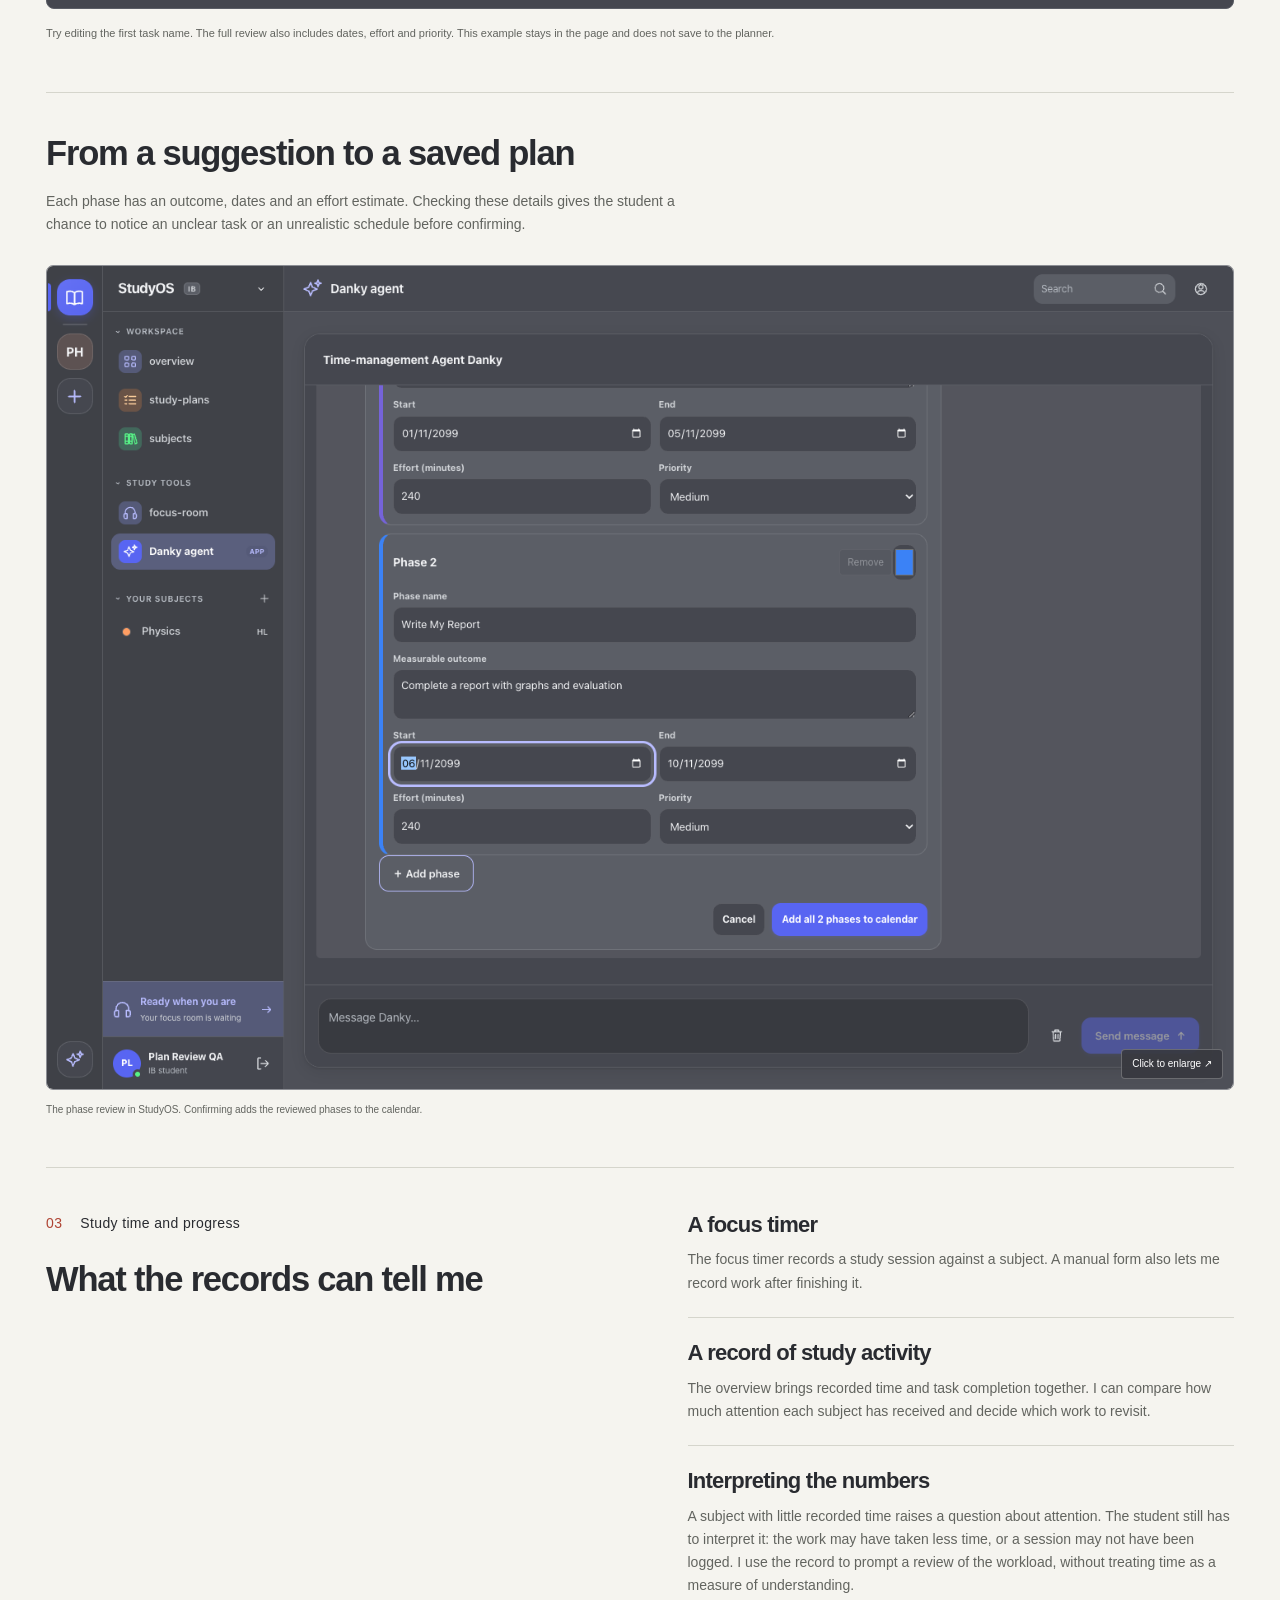
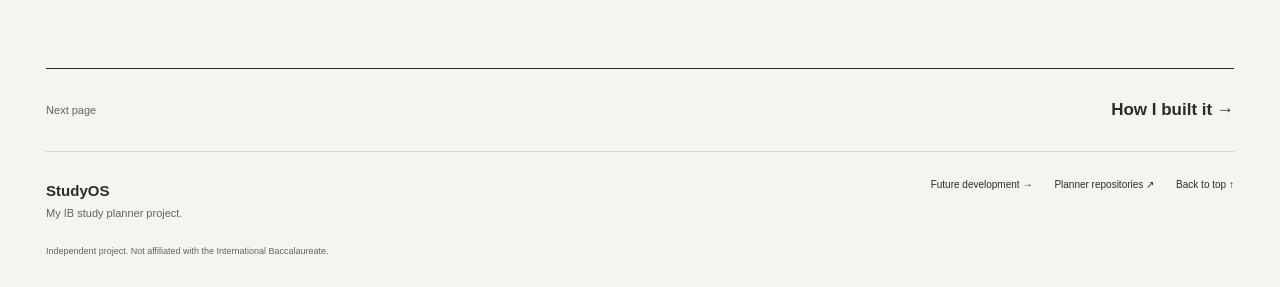
<file: product.html>
<!doctype html>
<html lang="en"><head><meta charset="utf-8"><meta name="viewport" content="width=device-width, initial-scale=1"><meta name="description" content="A simple explanation of the StudyOS functions: subjects, tasks, calendar, AI plan review and study sessions."><meta name="theme-color" content="#3f4147"><title>Functions | StudyOS</title><link rel="icon" href="assets/favicon.svg" type="image/svg+xml"><link rel="stylesheet" href="assets/styles.css?v=08db4e8ad530"><script src="assets/main.js?v=c534443255a2" defer></script></head><body><a class="skip" href="#main">Skip to content</a>
<header class="compact-header"><div class="wrap compact-header-inner"><a class="compact-brand" href="index.html" aria-label="StudyOS home">StudyOS</a><nav class="compact-nav" aria-label="Main navigation"><a href="index.html" aria-label="Overview" title="Overview"><svg width="20" height="20" viewBox="0 0 24 24" fill="none" stroke="currentColor" stroke-width="1.7" stroke-linecap="round" stroke-linejoin="round" aria-hidden="true"><path d="M5 3.5h3A1.5 1.5 0 0 1 9.5 5v3A1.5 1.5 0 0 1 8 9.5H5A1.5 1.5 0 0 1 3.5 8V5A1.5 1.5 0 0 1 5 3.5Zm11 0h3A1.5 1.5 0 0 1 20.5 5v3A1.5 1.5 0 0 1 19 9.5h-3A1.5 1.5 0 0 1 14.5 8V5A1.5 1.5 0 0 1 16 3.5ZM5 14.5h3A1.5 1.5 0 0 1 9.5 16v3A1.5 1.5 0 0 1 8 20.5H5A1.5 1.5 0 0 1 3.5 19v-3A1.5 1.5 0 0 1 5 14.5Zm11 0h3a1.5 1.5 0 0 1 1.5 1.5v3a1.5 1.5 0 0 1-1.5 1.5h-3a1.5 1.5 0 0 1-1.5-1.5v-3a1.5 1.5 0 0 1 1.5-1.5Z"/></svg></a><a href="product.html" aria-current="page" aria-label="Functions" title="Functions"><svg width="20" height="20" viewBox="0 0 24 24" fill="none" stroke="currentColor" stroke-width="1.7" stroke-linecap="round" stroke-linejoin="round" aria-hidden="true"><path d="m3 6 1.5 1.5L7 4.5M10 6h11M3.5 12h3M10 12h11M3.5 18h3M10 18h11"/></svg></a><a href="development.html" aria-label="Building plan" title="Building plan"><svg width="20" height="20" viewBox="0 0 24 24" fill="none" stroke="currentColor" stroke-width="1.7" stroke-linecap="round" stroke-linejoin="round" aria-hidden="true"><path d="M8 3v4m8-4v4M3.5 10h17M6 5h12a2.5 2.5 0 0 1 2.5 2.5v11A2.5 2.5 0 0 1 18 21H6a2.5 2.5 0 0 1-2.5-2.5v-11A2.5 2.5 0 0 1 6 5ZM8 14h.01M12 14h.01M16 14h.01M8 17.5h.01M12 17.5h.01"/></svg></a><a href="source.html" aria-label="Product source code" title="Product source code"><svg width="20" height="20" viewBox="0 0 24 24" fill="none" stroke="currentColor" stroke-width="1.7" stroke-linecap="round" stroke-linejoin="round" aria-hidden="true"><path d="m8 6-6 6 6 6m8-12 6 6-6 6m-2-15-4 18"/></svg></a></nav></div></header><div class="site-content"><aside class="beta-banner" role="note" aria-label="Development status"><div class="beta-index"><span>00 / STATUS</span><b>BETA</b></div><div class="beta-message"><strong>Beta version for testing purposes only.</strong><p>Development is still in progress and the final product may differ from what is currently displayed.</p></div></aside>
<main id="main">
<section class="wrap page-intro"><p class="section-label"><span>02</span>Functions</p><h1>What it does<span class="red">.</span></h1><p class="page-description">The functions follow a study task from its subject and deadline to a reviewed plan, then to a record of time spent.</p><div class="page-index"><a href="#organise">01 Subjects & tasks ↓</a><a href="#review">02 AI review ↓</a><a href="#study">03 Study records ↓</a></div></section>
<section class="wrap split-section" id="organise"><div><p class="section-label"><span>01</span>Subjects and tasks</p><h2>Give a task enough context</h2><p>A subject such as Physics HL gives a task a context. The subject’s level and target grade stay in the workspace, while each task describes a particular piece of work.</p><p>“Plot the results and check uncertainty” gives a clearer starting point than “work on Physics.” I can add a deadline and scheduled time, then update the task’s status as the work progresses.</p></div><div class="task-example"><p class="note-label"><span class="subject-dot" aria-hidden="true"></span>Physics HL <span class="task-tag">Example task</span></p><h3>Analyse the experiment results</h3><dl><div><dt>Deadline</dt><dd>Friday</dd></div><div><dt>Priority</dt><dd>High</dd></div><div><dt>Next step</dt><dd>Plot the results and check uncertainty.</dd></div></dl><p class="small-note">The calendar places the scheduled work beside its deadline, so the two can be considered together.</p></div></section>
<section class="wrap section" id="review"><div class="section-heading"><p class="section-label"><span>02</span>Danky — the AI assistant</p><h2>Where the student’s judgement matters</h2><p>Danky uses saved subjects, goals and plans to suggest tasks. That context helps, but it cannot include everything about a student’s week. I placed an editable review between the suggestion and the calendar so the student can decide whether the plan makes sense.</p></div><div class="demo" data-demo><div class="demo-heading"><b>Try a small example</b><span>Interactive example · sample plan</span></div><ol class="step-track"><li data-step="0" aria-current="step">1. Suggest</li><li data-step="1">2. Review</li><li data-step="2">3. Confirm</li></ol><div class="demo-content"><div><p class="note-label" id="demo-label">Step 1 / A suggestion</p><h3 id="demo-heading">Three tasks for the project.</h3><p id="demo-explanation">The suggested phases are research, writing and review. The next step is to check whether the tasks describe the work clearly enough.</p><div class="demo-actions"><button class="button" id="demo-next" type="button">Review this plan →</button><button class="reset-button" id="demo-reset" type="button">Start again ↺</button></div><p class="demo-feedback" id="demo-status" role="status" aria-live="polite"></p></div><div class="proposal"><p class="note-label" id="proposal-status">Draft / not saved</p><label for="phase-name">First task <span id="edit-hint">Suggested name</span></label><input id="phase-name" value="Research the question" maxlength="70" readonly><div class="proposal-row"><span>2.</span><b>Write the draft</b><small>Wed–Thu</small></div><div class="proposal-row"><span>3.</span><b>Review the work</b><small>Friday</small></div><p class="small-note" id="proposal-foot">Nothing has been saved yet.</p></div></div></div><noscript><p>The three steps are: suggest a plan, edit it, then confirm. Enable JavaScript to try the example.</p></noscript><p class="small-note">Try editing the first task name. The full review also includes dates, effort and priority. This example stays in the page and does not save to the planner.</p></section>
<section class="wrap section"><div class="section-heading"><h2>From a suggestion to a saved plan</h2><p>Each phase has an outcome, dates and an effort estimate. Checking these details gives the student a chance to notice an unclear task or an unrealistic schedule before confirming.</p></div><figure class="capture"><button class="image-zoom" data-image="assets/images/plan-review.png" data-alt="The actual StudyOS review form, with editable project phases and an add-to-calendar button" aria-label="Enlarge: The actual StudyOS review form, with editable project phases and an add-to-calendar button"><img src="assets/images/plan-review.png" alt="The actual StudyOS review form, with editable project phases and an add-to-calendar button" width="1440" height="1000" loading="lazy"><span>Click to enlarge ↗</span></button><figcaption>The phase review in StudyOS. Confirming adds the reviewed phases to the calendar.</figcaption></figure></section>
<section class="wrap split-section" id="study"><div><p class="section-label"><span>03</span>Study time and progress</p><h2>What the records can tell me</h2></div><div class="plain-list"><article><h3>A focus timer</h3><p>The focus timer records a study session against a subject. A manual form also lets me record work after finishing it.</p></article><article><h3>A record of study activity</h3><p>The overview brings recorded time and task completion together. I can compare how much attention each subject has received and decide which work to revisit.</p></article><article><h3>Interpreting the numbers</h3><p>A subject with little recorded time raises a question about attention. The student still has to interpret it: the work may have taken less time, or a session may not have been logged. I use the record to prompt a review of the workload, without treating time as a measure of understanding.</p></article></div></section><div class="wrap next-page"><span>Next page</span><a href="development.html">How I built it →</a></div>
</main>
<footer class="wrap site-footer"><p><b>StudyOS</b><br>My IB study planner project.</p><div><a href="future.html">Future development →</a><a href="source.html">Planner repositories ↗</a><a href="#main">Back to top ↑</a></div><small>Independent project. Not affiliated with the International Baccalaureate.</small></footer></div>
<dialog class="image-dialog" aria-labelledby="image-title"><div class="dialog-top"><p id="image-title">Product screenshot</p><button class="close-dialog" aria-label="Close enlarged screenshot">Close ×</button></div><img alt=""><p class="dialog-note">Click Close or press Escape to return.</p></dialog></body></html>
</file>
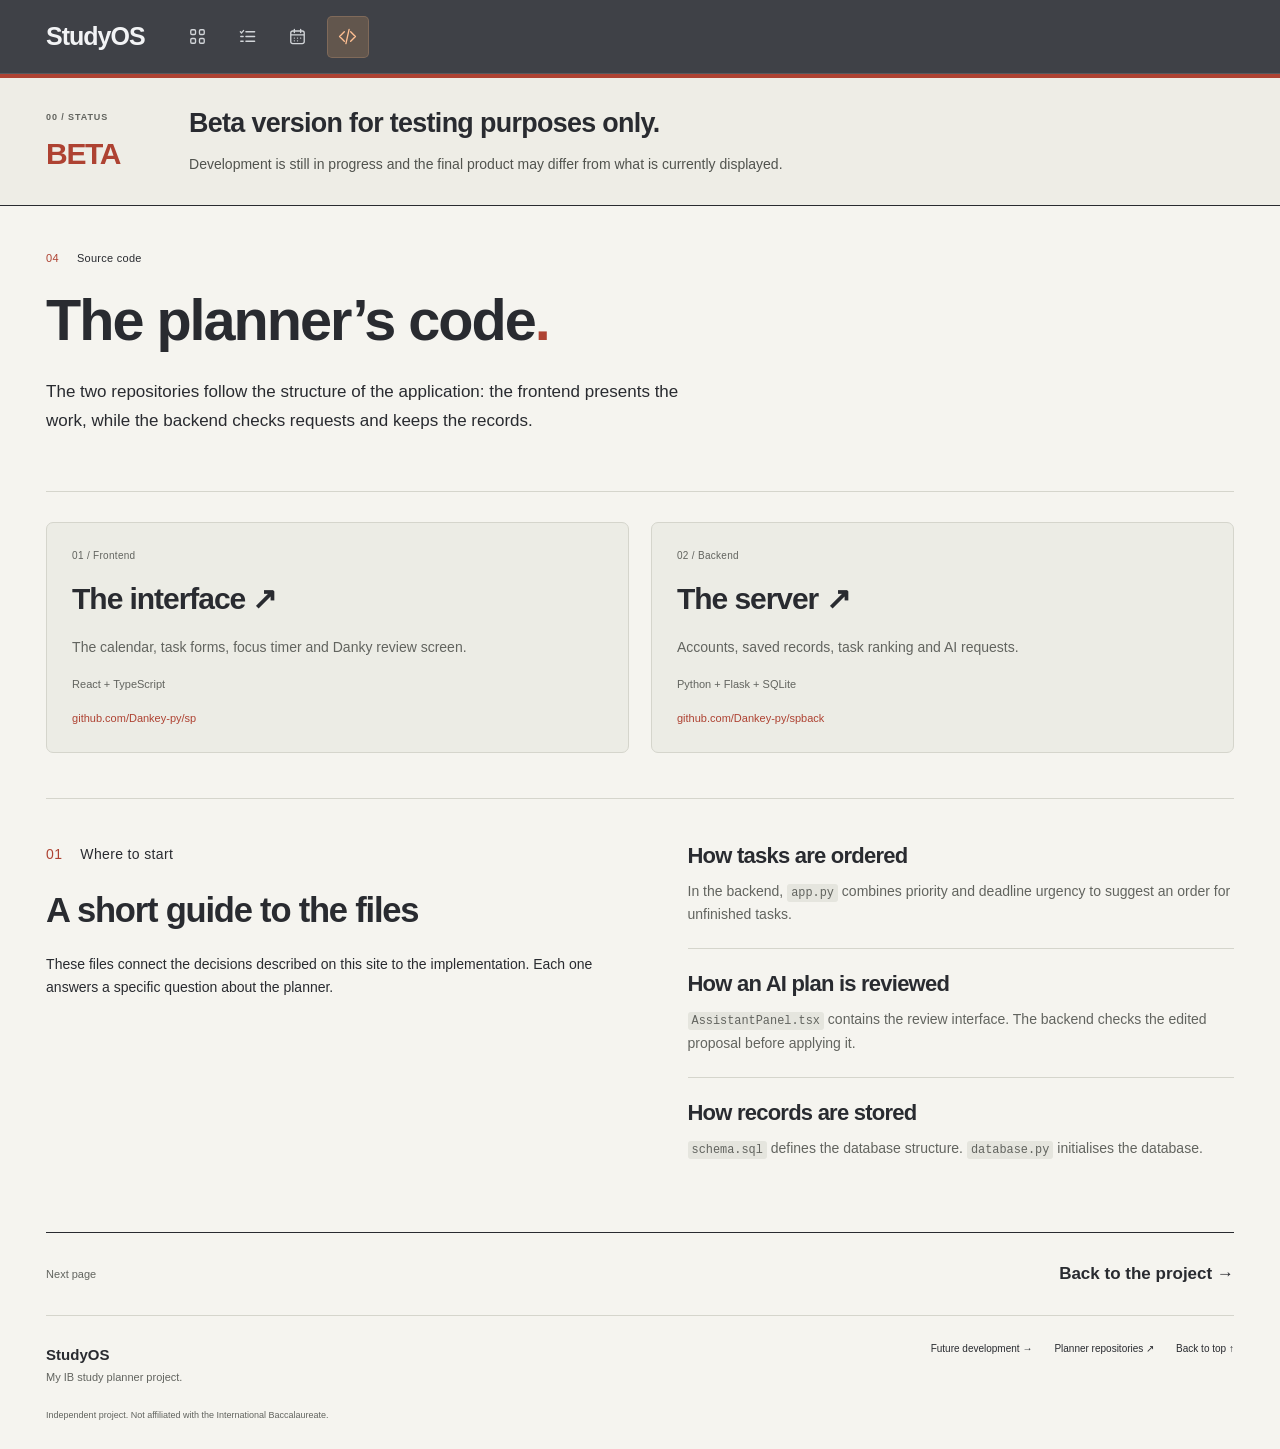
<file: source.html>
<!doctype html>
<html lang="en"><head><meta charset="utf-8"><meta name="viewport" content="width=device-width, initial-scale=1"><meta name="description" content="The frontend and backend GitHub repositories for my StudyOS IB study planner project."><meta name="theme-color" content="#3f4147"><title>Product source code | StudyOS</title><link rel="icon" href="assets/favicon.svg" type="image/svg+xml"><link rel="stylesheet" href="assets/styles.css?v=08db4e8ad530"><script src="assets/main.js?v=c534443255a2" defer></script></head><body><a class="skip" href="#main">Skip to content</a>
<header class="compact-header"><div class="wrap compact-header-inner"><a class="compact-brand" href="index.html" aria-label="StudyOS home">StudyOS</a><nav class="compact-nav" aria-label="Main navigation"><a href="index.html" aria-label="Overview" title="Overview"><svg width="20" height="20" viewBox="0 0 24 24" fill="none" stroke="currentColor" stroke-width="1.7" stroke-linecap="round" stroke-linejoin="round" aria-hidden="true"><path d="M5 3.5h3A1.5 1.5 0 0 1 9.5 5v3A1.5 1.5 0 0 1 8 9.5H5A1.5 1.5 0 0 1 3.5 8V5A1.5 1.5 0 0 1 5 3.5Zm11 0h3A1.5 1.5 0 0 1 20.5 5v3A1.5 1.5 0 0 1 19 9.5h-3A1.5 1.5 0 0 1 14.5 8V5A1.5 1.5 0 0 1 16 3.5ZM5 14.5h3A1.5 1.5 0 0 1 9.5 16v3A1.5 1.5 0 0 1 8 20.5H5A1.5 1.5 0 0 1 3.5 19v-3A1.5 1.5 0 0 1 5 14.5Zm11 0h3a1.5 1.5 0 0 1 1.5 1.5v3a1.5 1.5 0 0 1-1.5 1.5h-3a1.5 1.5 0 0 1-1.5-1.5v-3a1.5 1.5 0 0 1 1.5-1.5Z"/></svg></a><a href="product.html" aria-label="Functions" title="Functions"><svg width="20" height="20" viewBox="0 0 24 24" fill="none" stroke="currentColor" stroke-width="1.7" stroke-linecap="round" stroke-linejoin="round" aria-hidden="true"><path d="m3 6 1.5 1.5L7 4.5M10 6h11M3.5 12h3M10 12h11M3.5 18h3M10 18h11"/></svg></a><a href="development.html" aria-label="Building plan" title="Building plan"><svg width="20" height="20" viewBox="0 0 24 24" fill="none" stroke="currentColor" stroke-width="1.7" stroke-linecap="round" stroke-linejoin="round" aria-hidden="true"><path d="M8 3v4m8-4v4M3.5 10h17M6 5h12a2.5 2.5 0 0 1 2.5 2.5v11A2.5 2.5 0 0 1 18 21H6a2.5 2.5 0 0 1-2.5-2.5v-11A2.5 2.5 0 0 1 6 5ZM8 14h.01M12 14h.01M16 14h.01M8 17.5h.01M12 17.5h.01"/></svg></a><a href="source.html" aria-current="page" aria-label="Product source code" title="Product source code"><svg width="20" height="20" viewBox="0 0 24 24" fill="none" stroke="currentColor" stroke-width="1.7" stroke-linecap="round" stroke-linejoin="round" aria-hidden="true"><path d="m8 6-6 6 6 6m8-12 6 6-6 6m-2-15-4 18"/></svg></a></nav></div></header><div class="site-content"><aside class="beta-banner" role="note" aria-label="Development status"><div class="beta-index"><span>00 / STATUS</span><b>BETA</b></div><div class="beta-message"><strong>Beta version for testing purposes only.</strong><p>Development is still in progress and the final product may differ from what is currently displayed.</p></div></aside>
<main id="main">
<section class="wrap page-intro"><p class="section-label"><span>04</span>Source code</p><h1>The planner’s code<span class="red">.</span></h1><p class="page-description">The two repositories follow the structure of the application: the frontend presents the work, while the backend checks requests and keeps the records.</p></section>
<section class="wrap repo-grid"><a class="repo-link" href="https://github.com/Dankey-py/sp" target="_blank" rel="noopener noreferrer"><p class="note-label">01 / Frontend</p><h2>The interface ↗</h2><p>The calendar, task forms, focus timer and Danky review screen.</p><span>React + TypeScript</span><small>github.com/Dankey-py/sp</small></a><a class="repo-link" href="https://github.com/Dankey-py/spback" target="_blank" rel="noopener noreferrer"><p class="note-label">02 / Backend</p><h2>The server ↗</h2><p>Accounts, saved records, task ranking and AI requests.</p><span>Python + Flask + SQLite</span><small>github.com/Dankey-py/spback</small></a></section>
<section class="wrap split-section"><div><p class="section-label"><span>01</span>Where to start</p><h2>A short guide to the files</h2><p>These files connect the decisions described on this site to the implementation. Each one answers a specific question about the planner.</p></div><div class="plain-list"><article><h3>How tasks are ordered</h3><p>In the backend, <code>app.py</code> combines priority and deadline urgency to suggest an order for unfinished tasks.</p></article><article><h3>How an AI plan is reviewed</h3><p><code>AssistantPanel.tsx</code> contains the review interface. The backend checks the edited proposal before applying it.</p></article><article><h3>How records are stored</h3><p><code>schema.sql</code> defines the database structure. <code>database.py</code> initialises the database.</p></article></div></section>
<div class="wrap next-page"><span>Next page</span><a href="index.html">Back to the project →</a></div>
</main>
<footer class="wrap site-footer"><p><b>StudyOS</b><br>My IB study planner project.</p><div><a href="future.html">Future development →</a><a href="source.html">Planner repositories ↗</a><a href="#main">Back to top ↑</a></div><small>Independent project. Not affiliated with the International Baccalaureate.</small></footer></div>
<dialog class="image-dialog" aria-labelledby="image-title"><div class="dialog-top"><p id="image-title">Product screenshot</p><button class="close-dialog" aria-label="Close enlarged screenshot">Close ×</button></div><img alt=""><p class="dialog-note">Click Close or press Escape to return.</p></dialog></body></html>
</file>
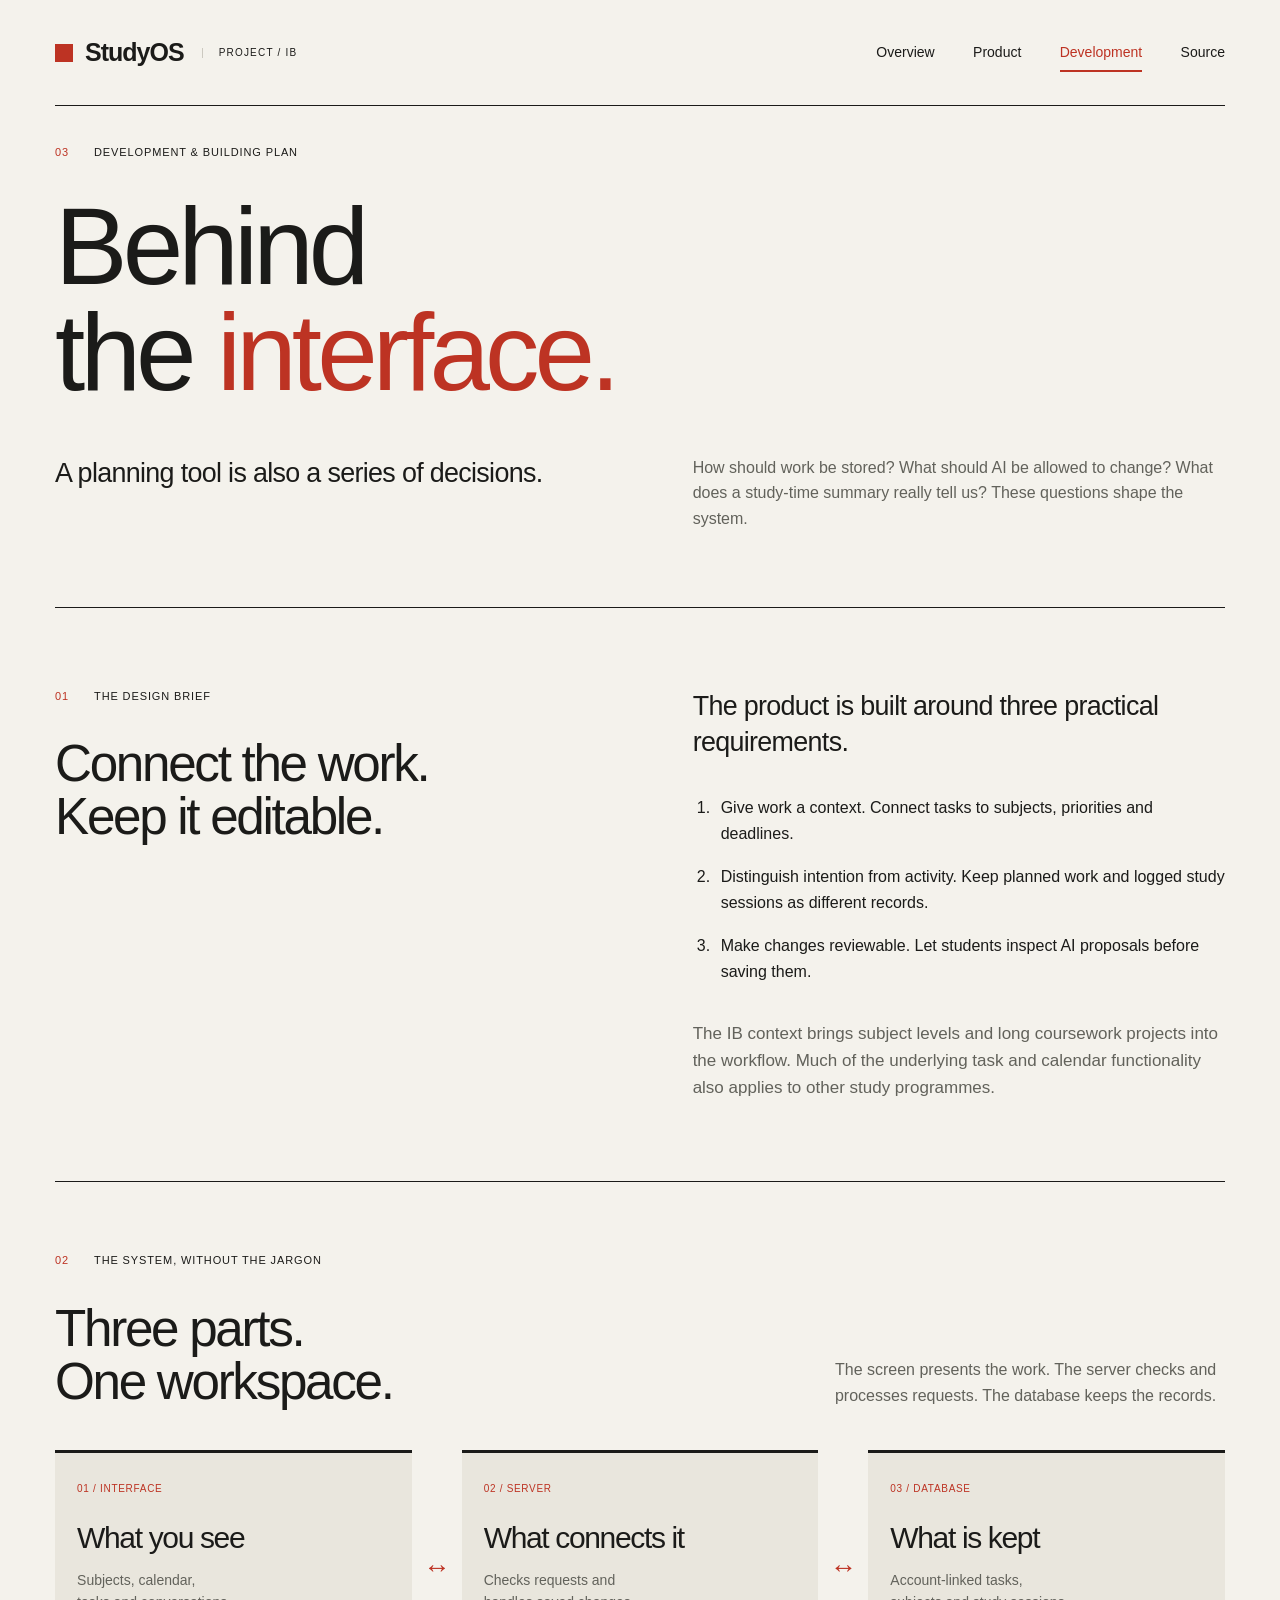
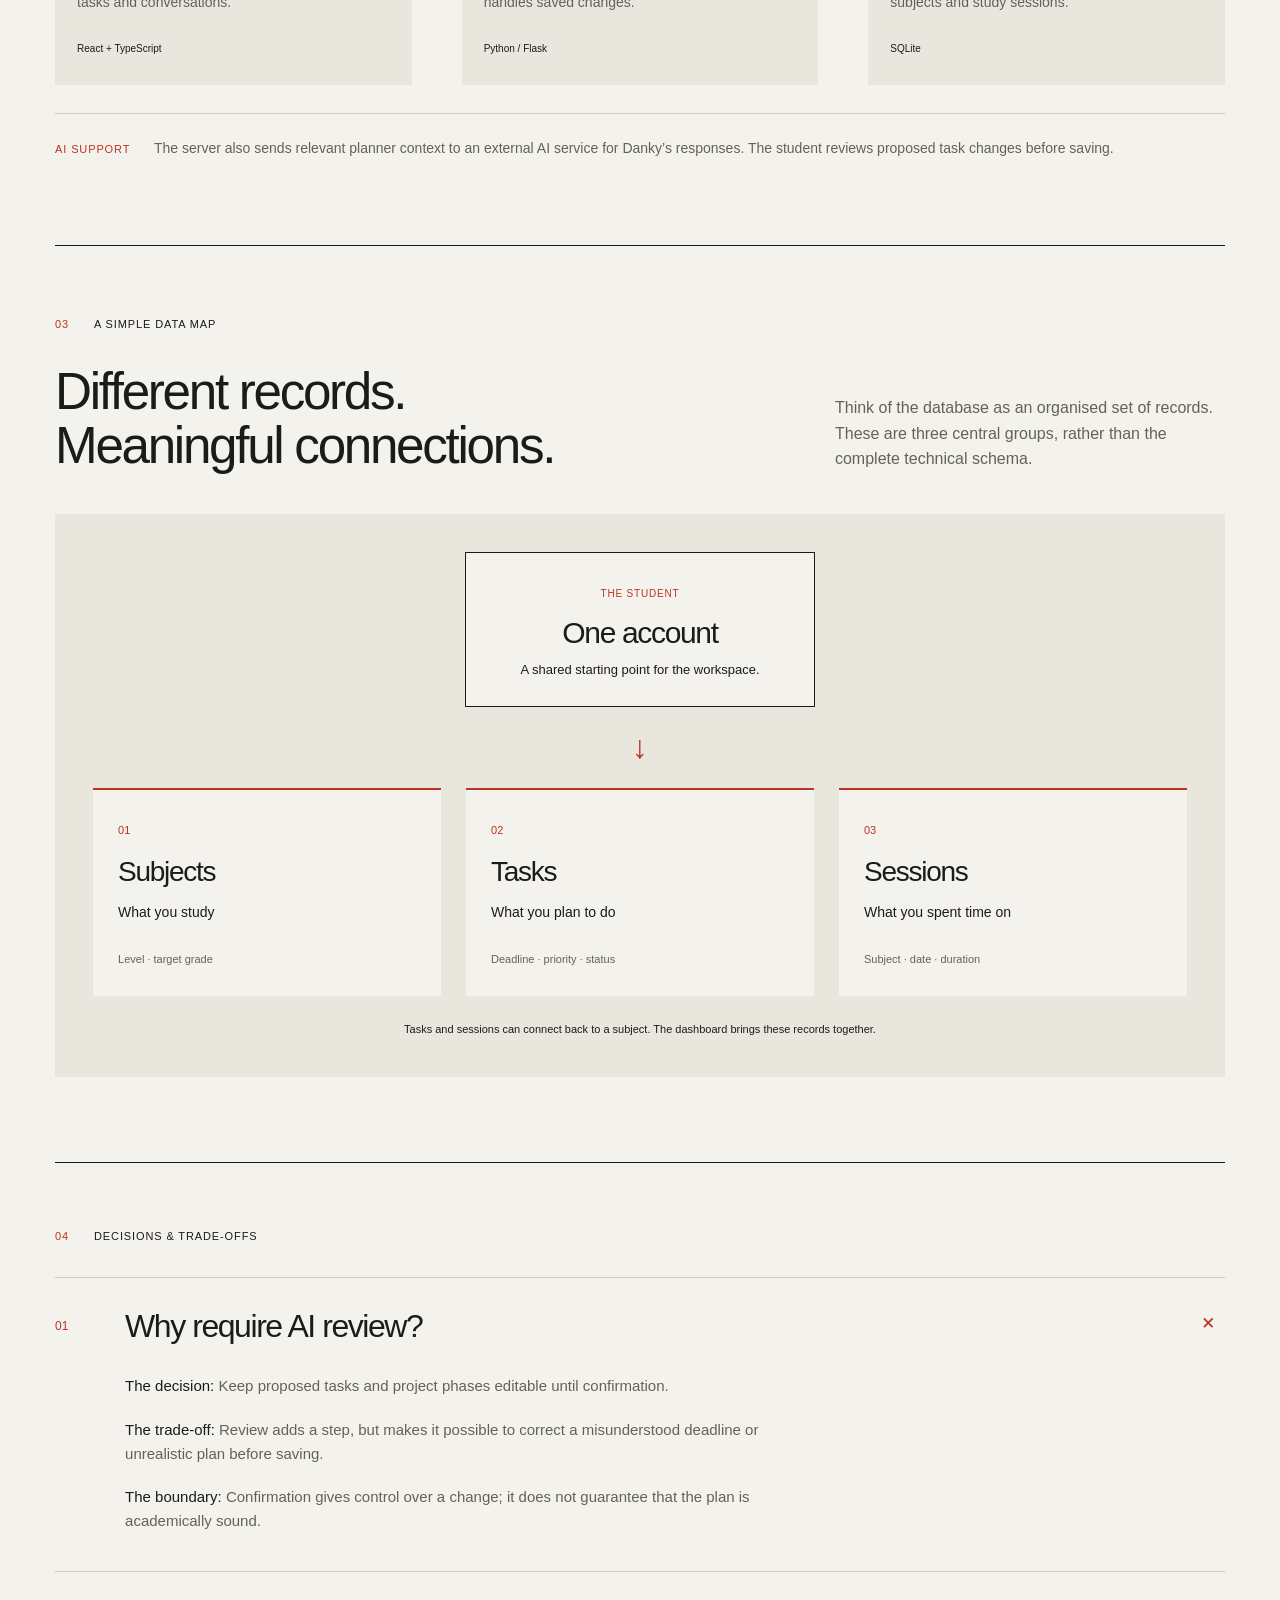
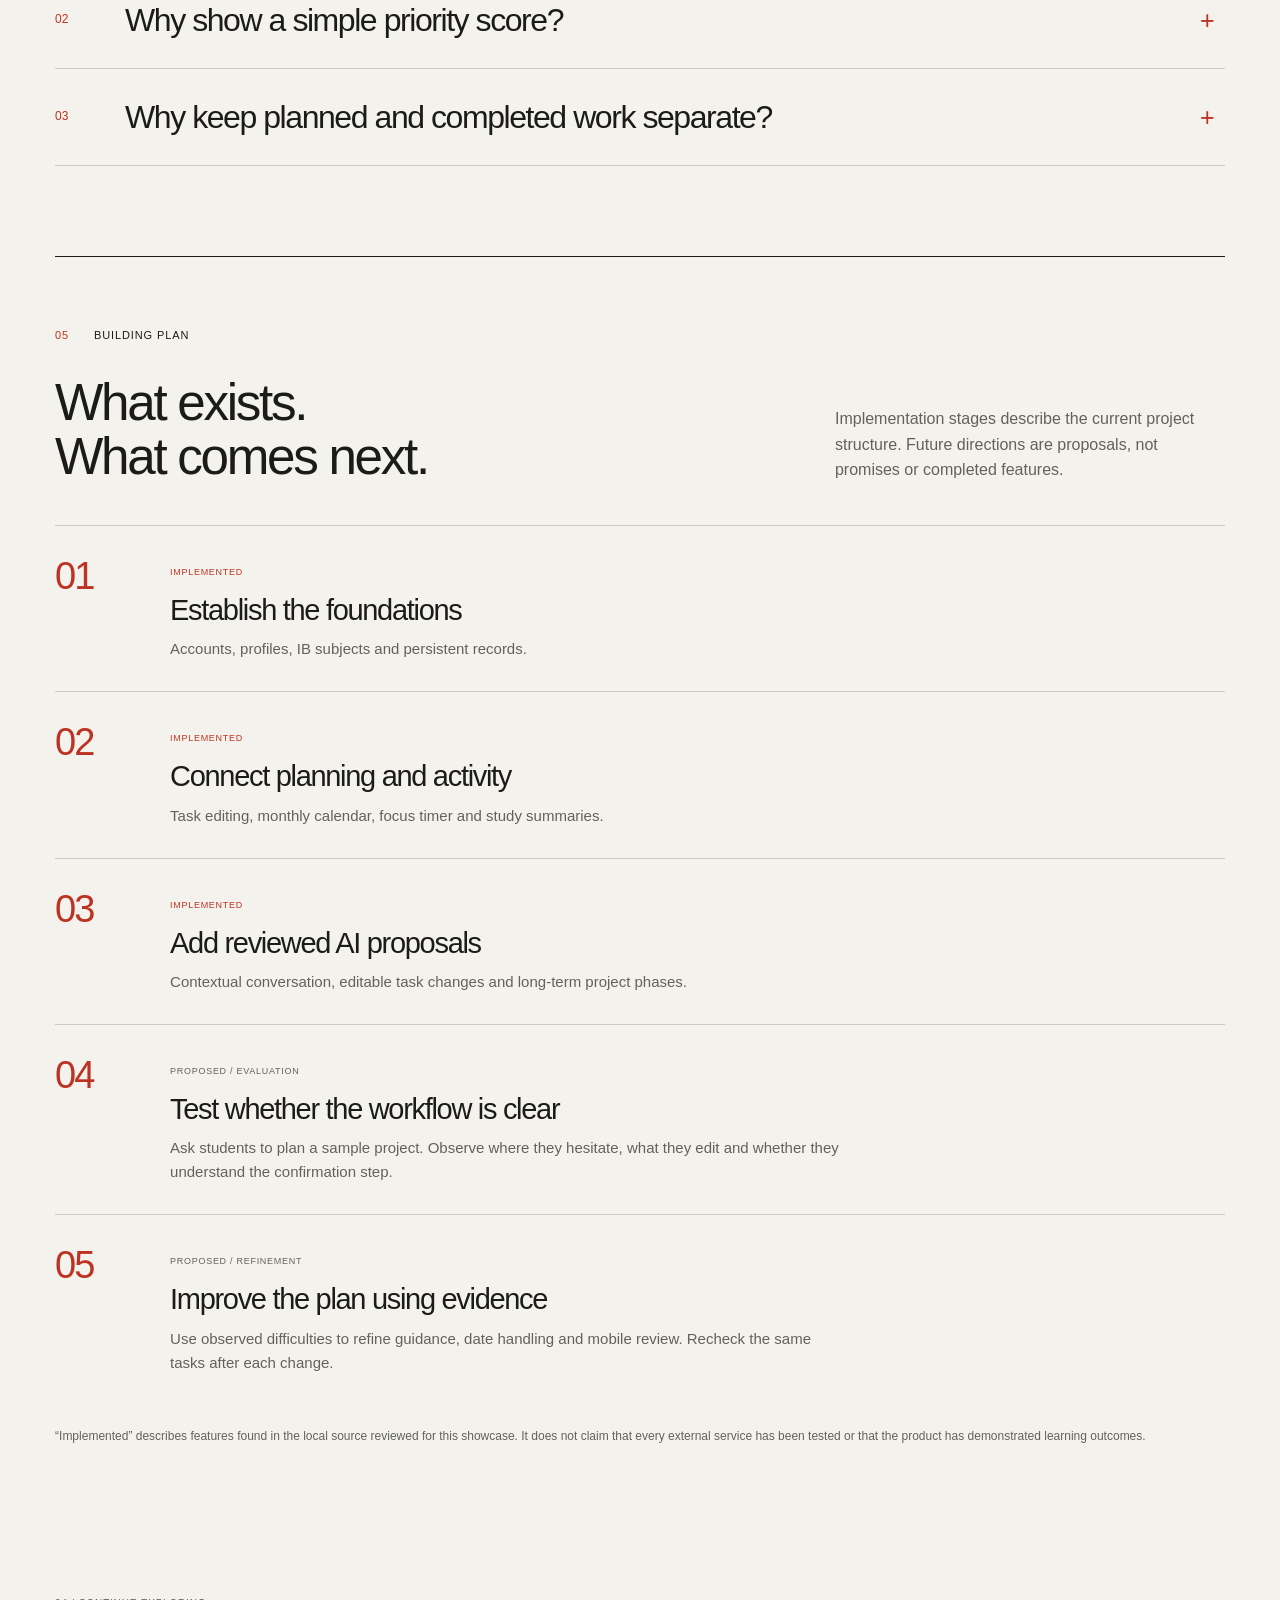
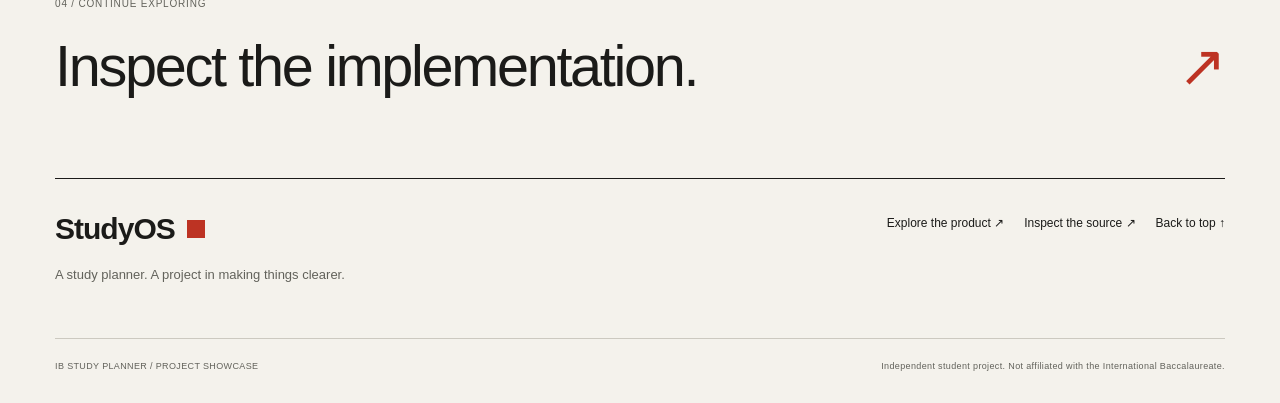
<file: studyos-showcase/development.html>
<!doctype html>
<html lang="en"><head><meta charset="utf-8"><meta name="viewport" content="width=device-width, initial-scale=1"><meta name="description" content="Explore the StudyOS building plan, a simple system diagram, data relationships, design decisions and proposed next steps."><meta name="theme-color" content="#f4f2ec"><title>Development — StudyOS</title><link rel="icon" href="assets/favicon.svg" type="image/svg+xml"><link rel="stylesheet" href="assets/styles.css"><script src="assets/main.js" defer></script></head>
<body><a class="skip" href="#main">Skip to content</a><header class="site-header wrap"><a class="brand" href="index.html" aria-label="StudyOS home"><span class="brand-mark" aria-hidden="true"></span>StudyOS<span class="brand-tag">PROJECT / IB</span></a><button class="menu-toggle" aria-expanded="false" aria-controls="navigation" hidden>Menu <span aria-hidden="true">+</span></button><nav id="navigation" aria-label="Main navigation"><a href="index.html">Overview</a><a href="product.html">Product</a><a href="development.html" aria-current="page">Development</a><a href="source.html">Source</a></nav></header>
<main id="main">
<section class="wrap page-intro"><p class="eyebrow"><span>03</span>DEVELOPMENT & BUILDING PLAN</p><h1>Behind<br>the <em>interface.</em></h1><div class="intro-tail"><p class="lead">A planning tool is also a series of decisions.</p><p>How should work be stored? What should AI be allowed to change? What does a study-time summary really tell us? These questions shape the system.</p></div></section>
<section class="wrap editorial-section"><div><p class="eyebrow"><span>01</span>THE DESIGN BRIEF</p><h2>Connect the work.<br>Keep it editable.</h2></div><div class="prose"><p class="lead">The product is built around three practical requirements.</p><ol class="requirements"><li><b>Give work a context.</b> Connect tasks to subjects, priorities and deadlines.</li><li><b>Distinguish intention from activity.</b> Keep planned work and logged study sessions as different records.</li><li><b>Make changes reviewable.</b> Let students inspect AI proposals before saving them.</li></ol><p>The IB context brings subject levels and long coursework projects into the workflow. Much of the underlying task and calendar functionality also applies to other study programmes.</p></div></section>
<section class="wrap system-section"><p class="eyebrow"><span>02</span>THE SYSTEM, WITHOUT THE JARGON</p><div class="section-heading"><h2>Three parts.<br>One workspace.</h2><p>The screen presents the work. The server checks and processes requests. The database keeps the records.</p></div><div class="system-flow"><article><span>01 / INTERFACE</span><h3>What you see</h3><p>Subjects, calendar,<br>tasks and conversations.</p><small>React + TypeScript</small></article><span class="flow-arrow" aria-hidden="true">↔</span><article><span>02 / SERVER</span><h3>What connects it</h3><p>Checks requests and<br>handles saved changes.</p><small>Python / Flask</small></article><span class="flow-arrow" aria-hidden="true">↔</span><article><span>03 / DATABASE</span><h3>What is kept</h3><p>Account-linked tasks,<br>subjects and study sessions.</p><small>SQLite</small></article></div><p class="system-aside"><span>AI SUPPORT</span> The server also sends relevant planner context to an external AI service for Danky’s responses. The student reviews proposed task changes before saving.</p></section>
<section class="wrap data-section"><p class="eyebrow"><span>03</span>A SIMPLE DATA MAP</p><div class="section-heading"><h2>Different records.<br>Meaningful connections.</h2><p>Think of the database as an organised set of records. These are three central groups, rather than the complete technical schema.</p></div><div class="data-map" aria-label="Simplified database relationship diagram"><div class="data-owner"><span>THE STUDENT</span><h3>One account</h3><p>A shared starting point for the workspace.</p></div><div class="map-connector" aria-hidden="true">↓</div><div class="data-branches"><article><span>01</span><h3>Subjects</h3><p>What you study</p><small>Level · target grade</small></article><article><span>02</span><h3>Tasks</h3><p>What you plan to do</p><small>Deadline · priority · status</small></article><article><span>03</span><h3>Sessions</h3><p>What you spent time on</p><small>Subject · date · duration</small></article></div><p class="map-caption">Tasks and sessions can connect back to a subject. The dashboard brings these records together.</p></div></section>
<section class="wrap selected-section" id="decisions"><p class="eyebrow"><span>04</span>DECISIONS & TRADE-OFFS</p><details open><summary><span>01</span><h3>Why require AI review?</h3><span class="details-symbol" aria-hidden="true">+</span></summary><div class="details-content"><p><b>The decision:</b> Keep proposed tasks and project phases editable until confirmation.</p><p><b>The trade-off:</b> Review adds a step, but makes it possible to correct a misunderstood deadline or unrealistic plan before saving.</p><p><b>The boundary:</b> Confirmation gives control over a change; it does not guarantee that the plan is academically sound.</p></div></details><details><summary><span>02</span><h3>Why show a simple priority score?</h3><span class="details-symbol" aria-hidden="true">+</span></summary><div class="details-content"><p><b>The decision:</b> Suggest a task order using selected priority and deadline urgency.</p><p><b>The trade-off:</b> A visible rule is easier to explain, but cannot account for every task’s difficulty, emotional cost or importance.</p><p><b>The boundary:</b> This is rule-based ranking. It is not a personalised AI scheduling model.</p></div></details><details><summary><span>03</span><h3>Why keep planned and completed work separate?</h3><span class="details-symbol" aria-hidden="true">+</span></summary><div class="details-content"><p><b>The decision:</b> Store tasks and recorded study sessions separately, with links to subjects.</p><p><b>The trade-off:</b> Students need to record activity. A calendar alone cannot show how long work actually took.</p><p><b>The boundary:</b> Logged time and completion show recorded activity, rather than the quality of learning.</p></div></details></section>
<section class="wrap roadmap-section"><p class="eyebrow"><span>05</span>BUILDING PLAN</p><div class="section-heading"><h2>What exists.<br>What comes next.</h2><p>Implementation stages describe the current project structure. Future directions are proposals, not promises or completed features.</p></div><ol class="roadmap"><li><span class="roadmap-index">01</span><div><span class="status-label">IMPLEMENTED</span><h3>Establish the foundations</h3><p>Accounts, profiles, IB subjects and persistent records.</p></div></li><li><span class="roadmap-index">02</span><div><span class="status-label">IMPLEMENTED</span><h3>Connect planning and activity</h3><p>Task editing, monthly calendar, focus timer and study summaries.</p></div></li><li><span class="roadmap-index">03</span><div><span class="status-label">IMPLEMENTED</span><h3>Add reviewed AI proposals</h3><p>Contextual conversation, editable task changes and long-term project phases.</p></div></li><li class="future"><span class="roadmap-index">04</span><div><span class="status-label">PROPOSED / EVALUATION</span><h3>Test whether the workflow is clear</h3><p>Ask students to plan a sample project. Observe where they hesitate, what they edit and whether they understand the confirmation step.</p></div></li><li class="future"><span class="roadmap-index">05</span><div><span class="status-label">PROPOSED / REFINEMENT</span><h3>Improve the plan using evidence</h3><p>Use observed difficulties to refine guidance, date handling and mobile review. Recheck the same tasks after each change.</p></div></li></ol><p class="small-note">“Implemented” describes features found in the local source reviewed for this showcase. It does not claim that every external service has been tested or that the product has demonstrated learning outcomes.</p></section><a class="next-page wrap" href="source.html"><span class="eyebrow">04 / CONTINUE EXPLORING</span><span>Inspect the implementation.<b aria-hidden="true">↗</b></span></a>
</main><footer class="wrap site-footer"><div><a class="brand" href="index.html">StudyOS<span class="brand-mark" aria-hidden="true"></span></a><p>A study planner. A project in making things clearer.</p></div><div class="footer-links"><a href="product.html">Explore the product ↗</a><a href="source.html">Inspect the source ↗</a><a href="#main">Back to top ↑</a></div><div class="footer-bottom"><span>IB STUDY PLANNER / PROJECT SHOWCASE</span><span>Independent student project. Not affiliated with the International Baccalaureate.</span></div></footer><dialog class="image-dialog" aria-labelledby="image-title"><div class="dialog-top"><p id="image-title">Product screenshot</p><button class="close-dialog" aria-label="Close enlarged screenshot">Close ×</button></div><img alt=""><p class="dialog-hint">Development capture · monochrome reproduction</p></dialog></body></html>
</file>
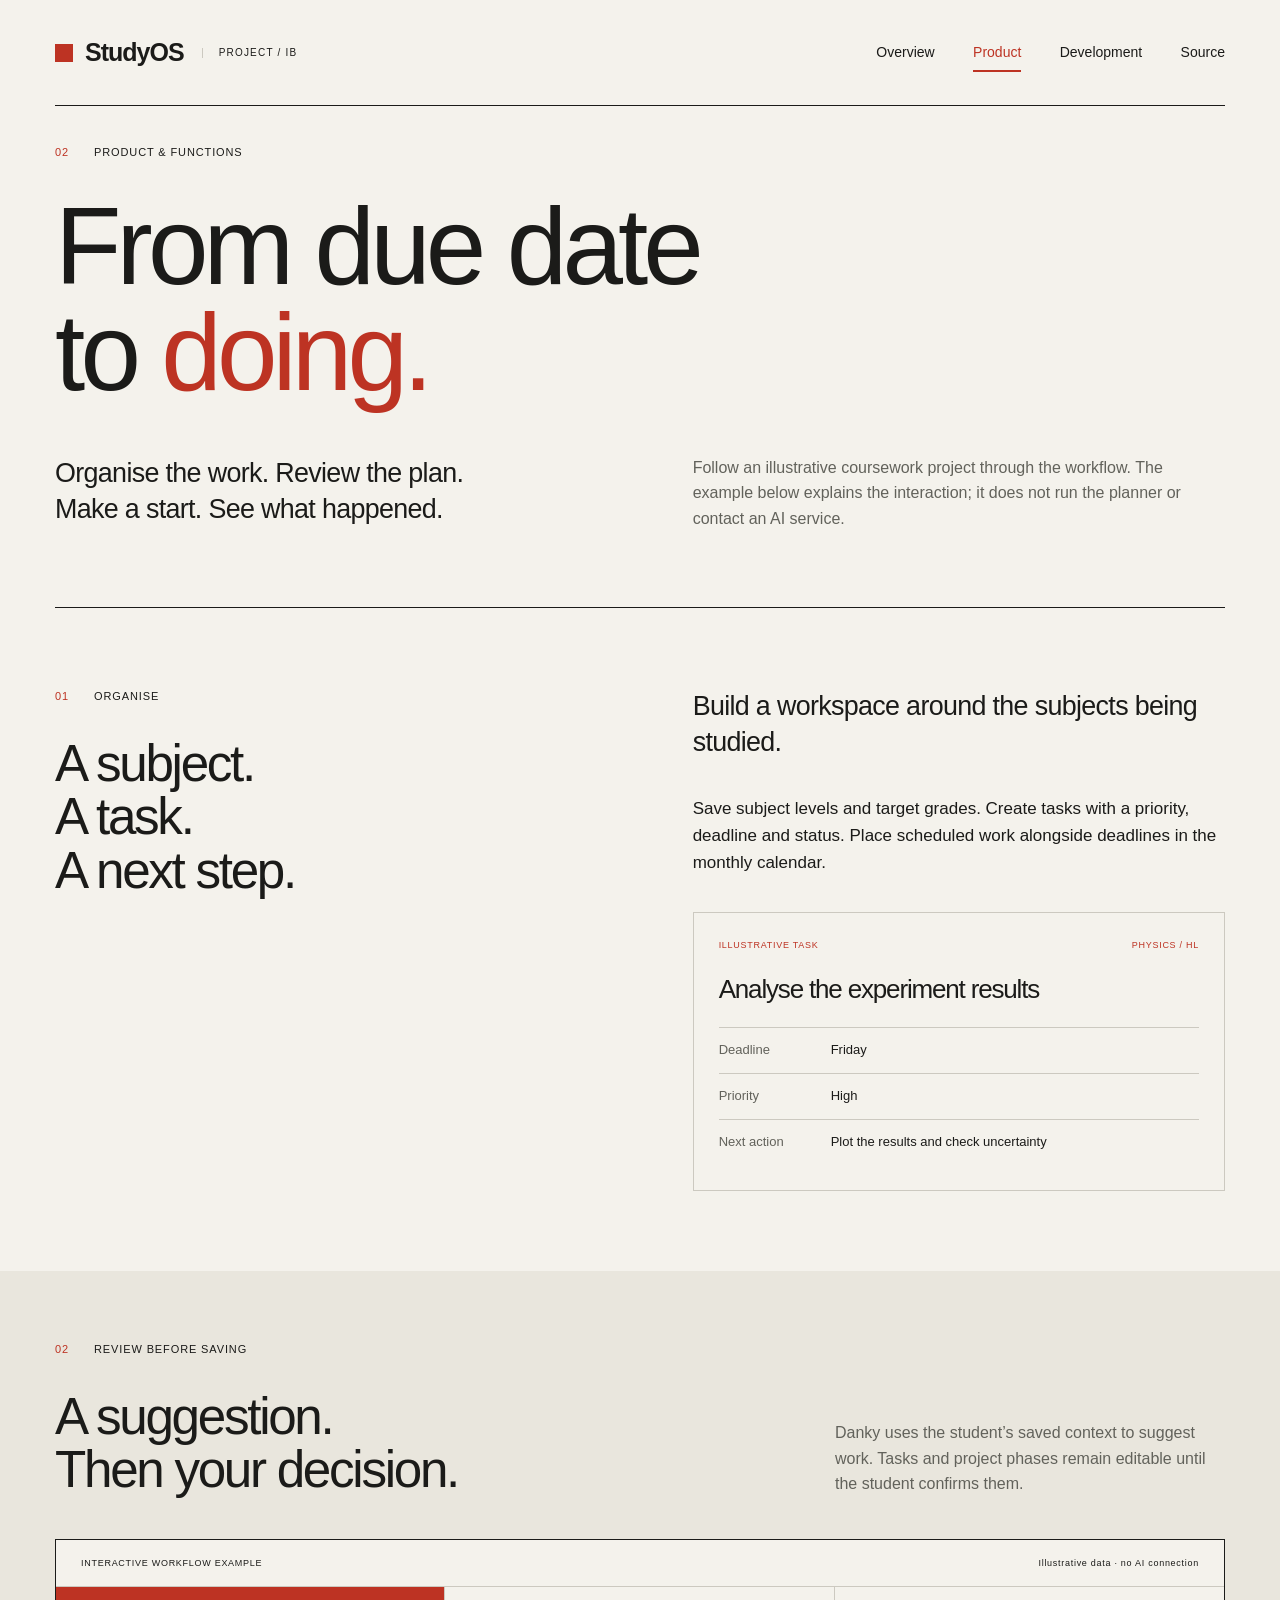
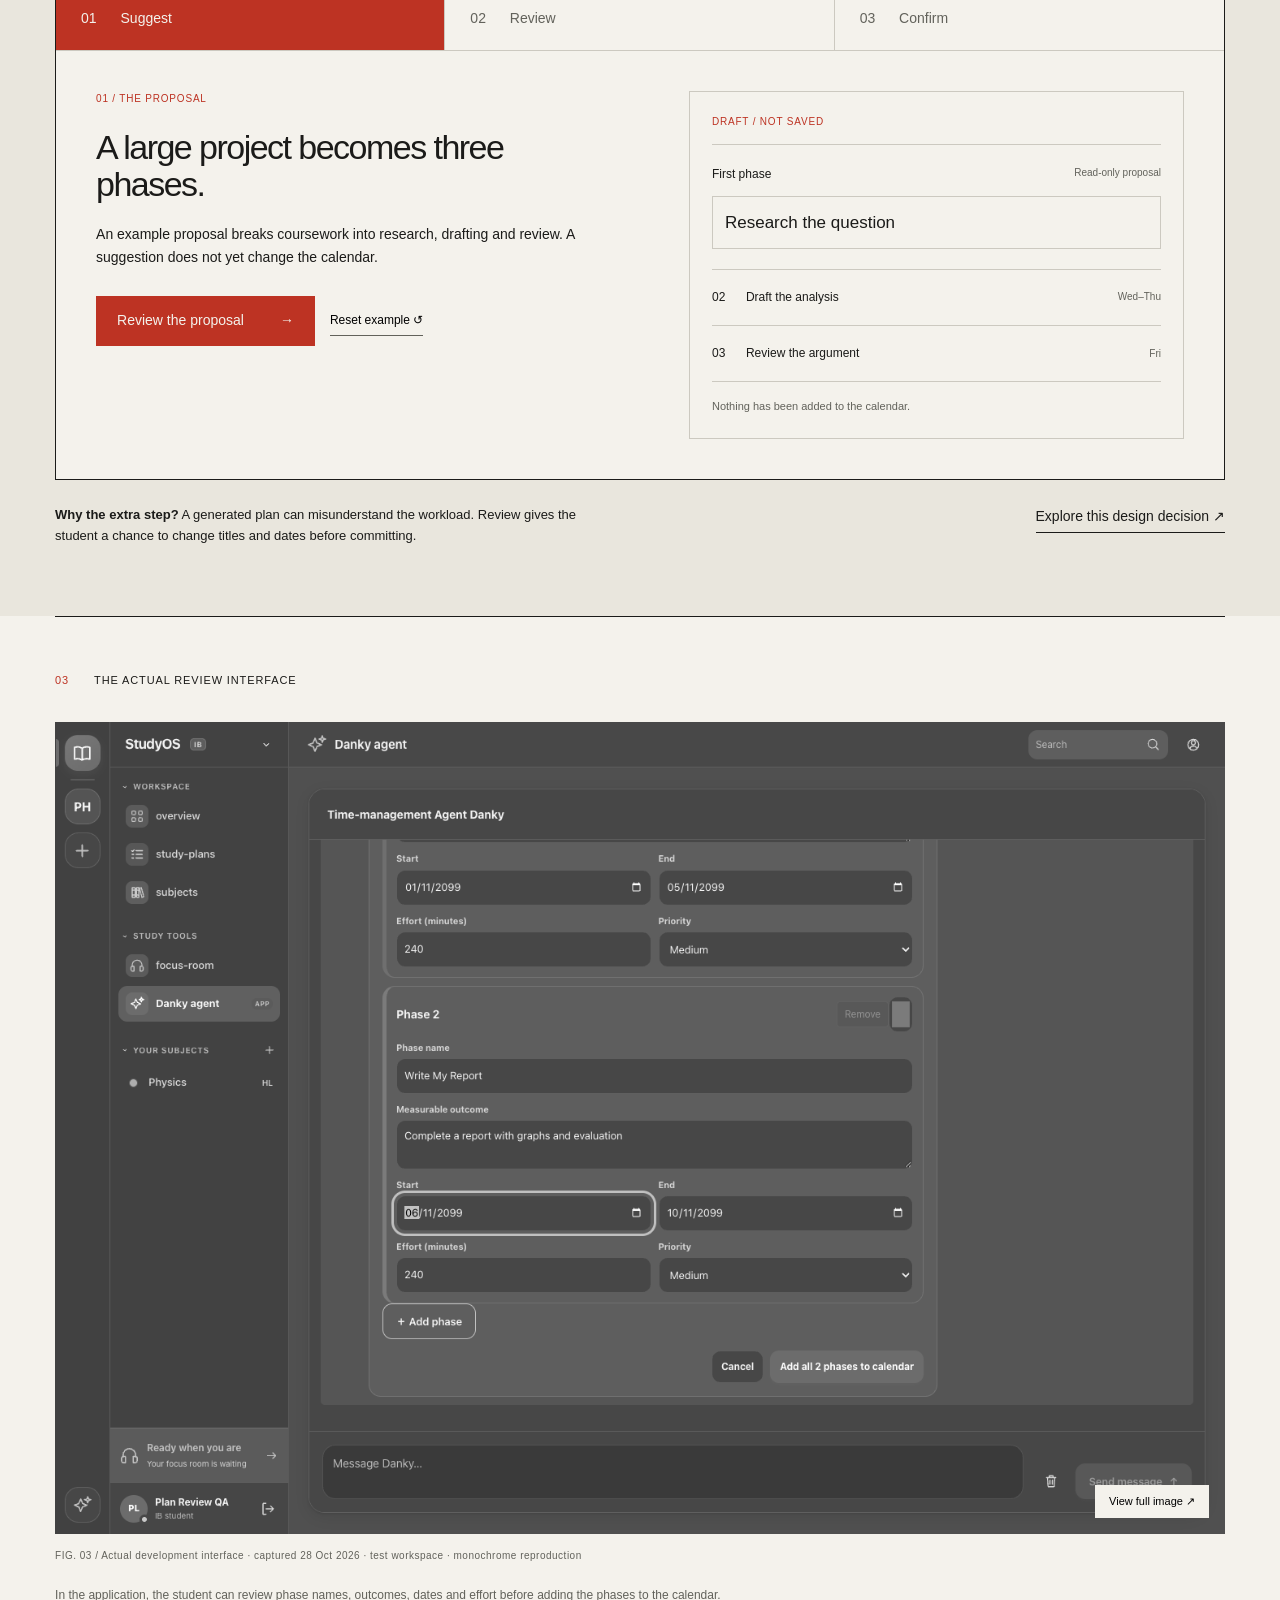
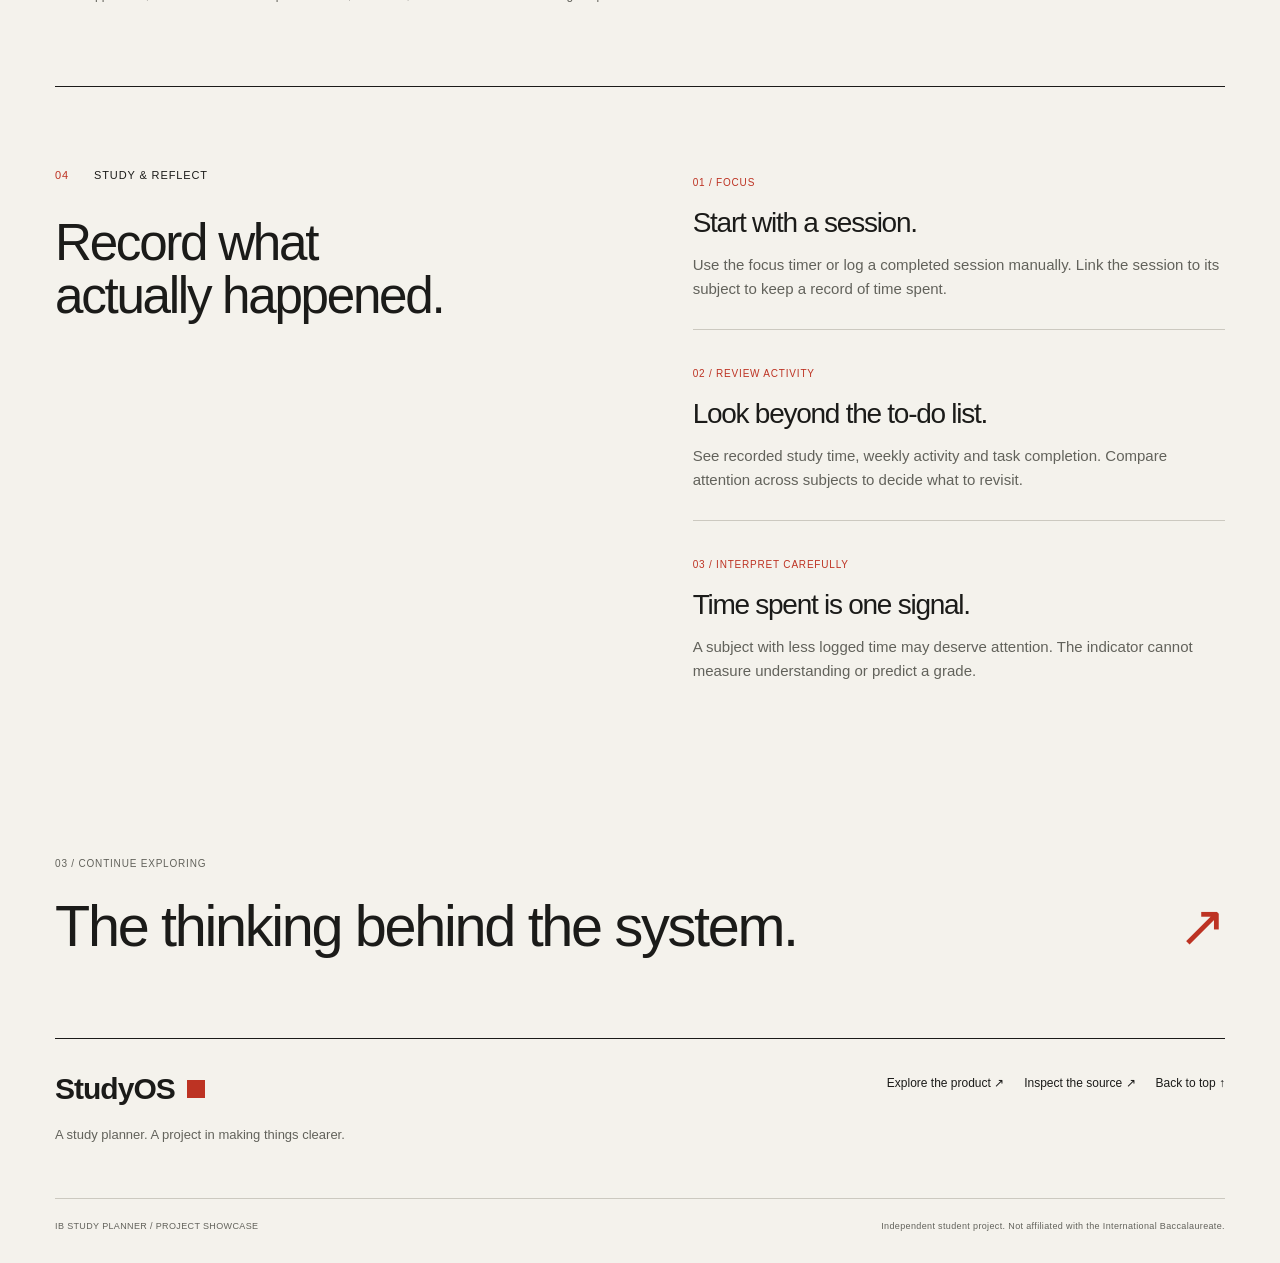
<file: studyos-showcase/product.html>
<!doctype html>
<html lang="en"><head><meta charset="utf-8"><meta name="viewport" content="width=device-width, initial-scale=1"><meta name="description" content="Explore StudyOS functions: IB subject planning, calendar tasks, editable AI proposals, focus sessions and activity summaries."><meta name="theme-color" content="#f4f2ec"><title>Product — StudyOS</title><link rel="icon" href="assets/favicon.svg" type="image/svg+xml"><link rel="stylesheet" href="assets/styles.css"><script src="assets/main.js" defer></script></head>
<body><a class="skip" href="#main">Skip to content</a><header class="site-header wrap"><a class="brand" href="index.html" aria-label="StudyOS home"><span class="brand-mark" aria-hidden="true"></span>StudyOS<span class="brand-tag">PROJECT / IB</span></a><button class="menu-toggle" aria-expanded="false" aria-controls="navigation" hidden>Menu <span aria-hidden="true">+</span></button><nav id="navigation" aria-label="Main navigation"><a href="index.html">Overview</a><a href="product.html" aria-current="page">Product</a><a href="development.html">Development</a><a href="source.html">Source</a></nav></header>
<main id="main">
<section class="wrap page-intro"><p class="eyebrow"><span>02</span>PRODUCT & FUNCTIONS</p><h1>From due date<br>to <em>doing.</em></h1><div class="intro-tail"><p class="lead">Organise the work. Review the plan.<br>Make a start. See what happened.</p><p>Follow an illustrative coursework project through the workflow. The example below explains the interaction; it does not run the planner or contact an AI service.</p></div></section>
<section class="wrap editorial-section" id="organise"><div><p class="eyebrow"><span>01</span>ORGANISE</p><h2>A subject.<br>A task.<br>A next step.</h2></div><div><p class="lead">Build a workspace around the subjects being studied.</p><p>Save subject levels and target grades. Create tasks with a priority, deadline and status. Place scheduled work alongside deadlines in the monthly calendar.</p><div class="task-specimen"><div class="specimen-top"><span>ILLUSTRATIVE TASK</span><span>PHYSICS / HL</span></div><h3>Analyse the experiment results</h3><dl><div><dt>Deadline</dt><dd>Friday</dd></div><div><dt>Priority</dt><dd>High</dd></div><div><dt>Next action</dt><dd>Plot the results and check uncertainty</dd></div></dl></div></div></section>
<section class="demo-section" id="review"><div class="wrap"><p class="eyebrow"><span>02</span>REVIEW BEFORE SAVING</p><div class="section-heading"><h2>A suggestion.<br>Then your decision.</h2><p>Danky uses the student’s saved context to suggest work. Tasks and project phases remain editable until the student confirms them.</p></div><div class="demo" data-demo><div class="demo-top"><span>INTERACTIVE WORKFLOW EXAMPLE</span><span>Illustrative data · no AI connection</span></div><ol class="step-track"><li data-step="0" aria-current="step"><b>01</b> Suggest</li><li data-step="1"><b>02</b> Review</li><li data-step="2"><b>03</b> Confirm</li></ol><div class="demo-content"><div><p class="eyebrow" id="demo-label">01 / THE PROPOSAL</p><h3 id="demo-heading">A large project becomes three phases.</h3><p id="demo-explanation">An example proposal breaks coursework into research, drafting and review. A suggestion does not yet change the calendar.</p><div class="demo-actions"><button class="button" id="demo-next" type="button">Review the proposal <span>→</span></button><button class="reset-button" id="demo-reset" type="button">Reset example ↺</button></div><p class="demo-feedback" role="status" aria-live="polite" id="demo-status"></p></div><div class="proposal"><p class="proposal-status" id="proposal-status">DRAFT / NOT SAVED</p><label for="phase-name">First phase <span id="edit-hint">Read-only proposal</span></label><input id="phase-name" value="Research the question" maxlength="70" readonly><div class="proposal-row"><span>02</span><b>Draft the analysis</b><small>Wed–Thu</small></div><div class="proposal-row"><span>03</span><b>Review the argument</b><small>Fri</small></div><p class="proposal-foot" id="proposal-foot">Nothing has been added to the calendar.</p></div></div></div><noscript><p>The live product follows three steps: suggest a plan, edit it, then confirm it. Enable JavaScript to try this illustrative interaction.</p></noscript><div class="below-demo"><p><b>Why the extra step?</b> A generated plan can misunderstand the workload. Review gives the student a chance to change titles and dates before committing.</p><a class="text-link" href="development.html#decisions">Explore this design decision ↗</a></div></div></section>
<section class="wrap evidence"><p class="eyebrow"><span>03</span>THE ACTUAL REVIEW INTERFACE</p><figure class="capture"><button class="image-zoom" data-image="assets/images/plan-review.png" data-alt="StudyOS editable project phase review with dates, effort, priority and an explicit add-to-calendar button" aria-label="Enlarge: StudyOS editable project phase review with dates, effort, priority and an explicit add-to-calendar button"><img src="assets/images/plan-review.png" alt="StudyOS editable project phase review with dates, effort, priority and an explicit add-to-calendar button" loading="lazy" width="1440" height="1000"><span class="zoom-label">View full image ↗</span></button><figcaption>FIG. 03 / Actual development interface · captured 28 Oct 2026 · test workspace · monochrome reproduction</figcaption></figure><p class="small-note">In the application, the student can review phase names, outcomes, dates and effort before adding the phases to the calendar.</p></section>
<section class="wrap editorial-section"><div><p class="eyebrow"><span>04</span>STUDY & REFLECT</p><h2>Record what<br>actually happened.</h2></div><div class="function-list"><article><span>01 / FOCUS</span><h3>Start with a session.</h3><p>Use the focus timer or log a completed session manually. Link the session to its subject to keep a record of time spent.</p></article><article><span>02 / REVIEW ACTIVITY</span><h3>Look beyond the to-do list.</h3><p>See recorded study time, weekly activity and task completion. Compare attention across subjects to decide what to revisit.</p></article><article><span>03 / INTERPRET CAREFULLY</span><h3>Time spent is one signal.</h3><p>A subject with less logged time may deserve attention. The indicator cannot measure understanding or predict a grade.</p></article></div></section><a class="next-page wrap" href="development.html"><span class="eyebrow">03 / CONTINUE EXPLORING</span><span>The thinking behind the system.<b aria-hidden="true">↗</b></span></a>
</main><footer class="wrap site-footer"><div><a class="brand" href="index.html">StudyOS<span class="brand-mark" aria-hidden="true"></span></a><p>A study planner. A project in making things clearer.</p></div><div class="footer-links"><a href="product.html">Explore the product ↗</a><a href="source.html">Inspect the source ↗</a><a href="#main">Back to top ↑</a></div><div class="footer-bottom"><span>IB STUDY PLANNER / PROJECT SHOWCASE</span><span>Independent student project. Not affiliated with the International Baccalaureate.</span></div></footer><dialog class="image-dialog" aria-labelledby="image-title"><div class="dialog-top"><p id="image-title">Product screenshot</p><button class="close-dialog" aria-label="Close enlarged screenshot">Close ×</button></div><img alt=""><p class="dialog-hint">Development capture · monochrome reproduction</p></dialog></body></html>
</file>
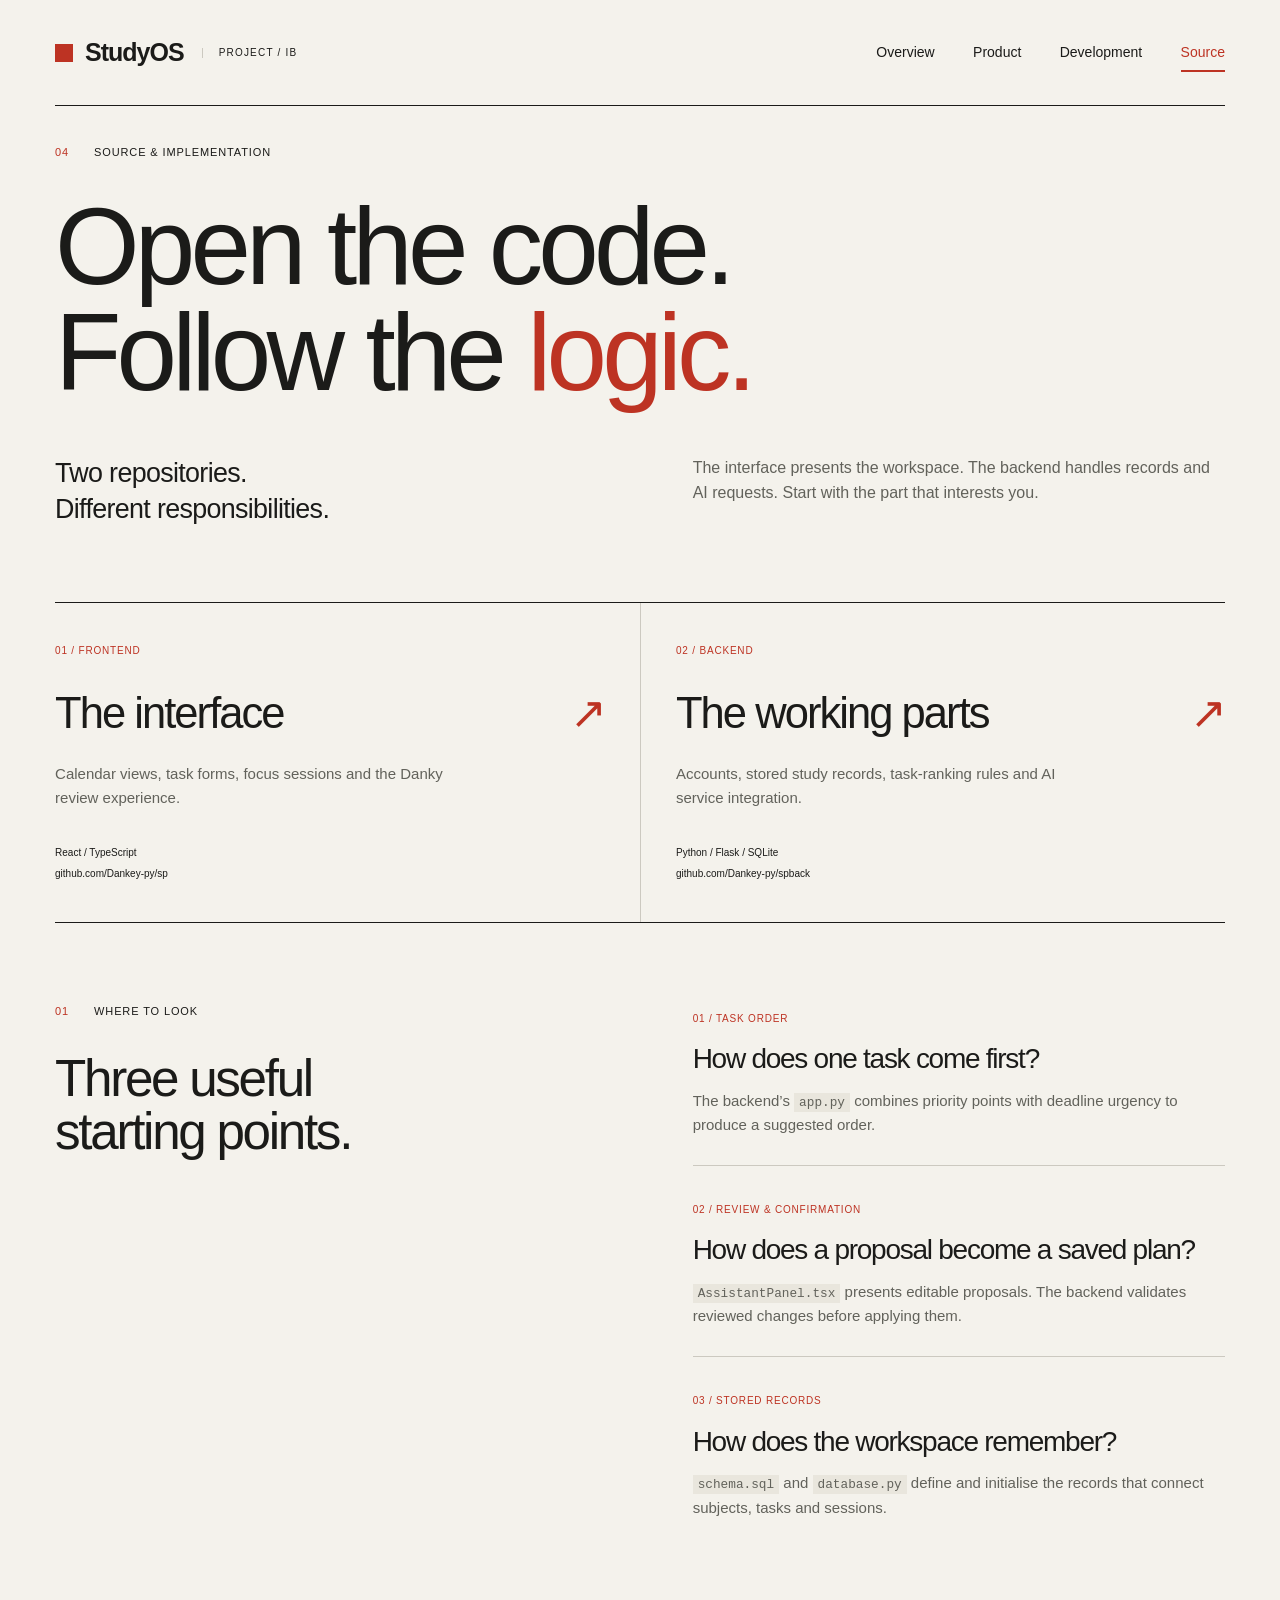
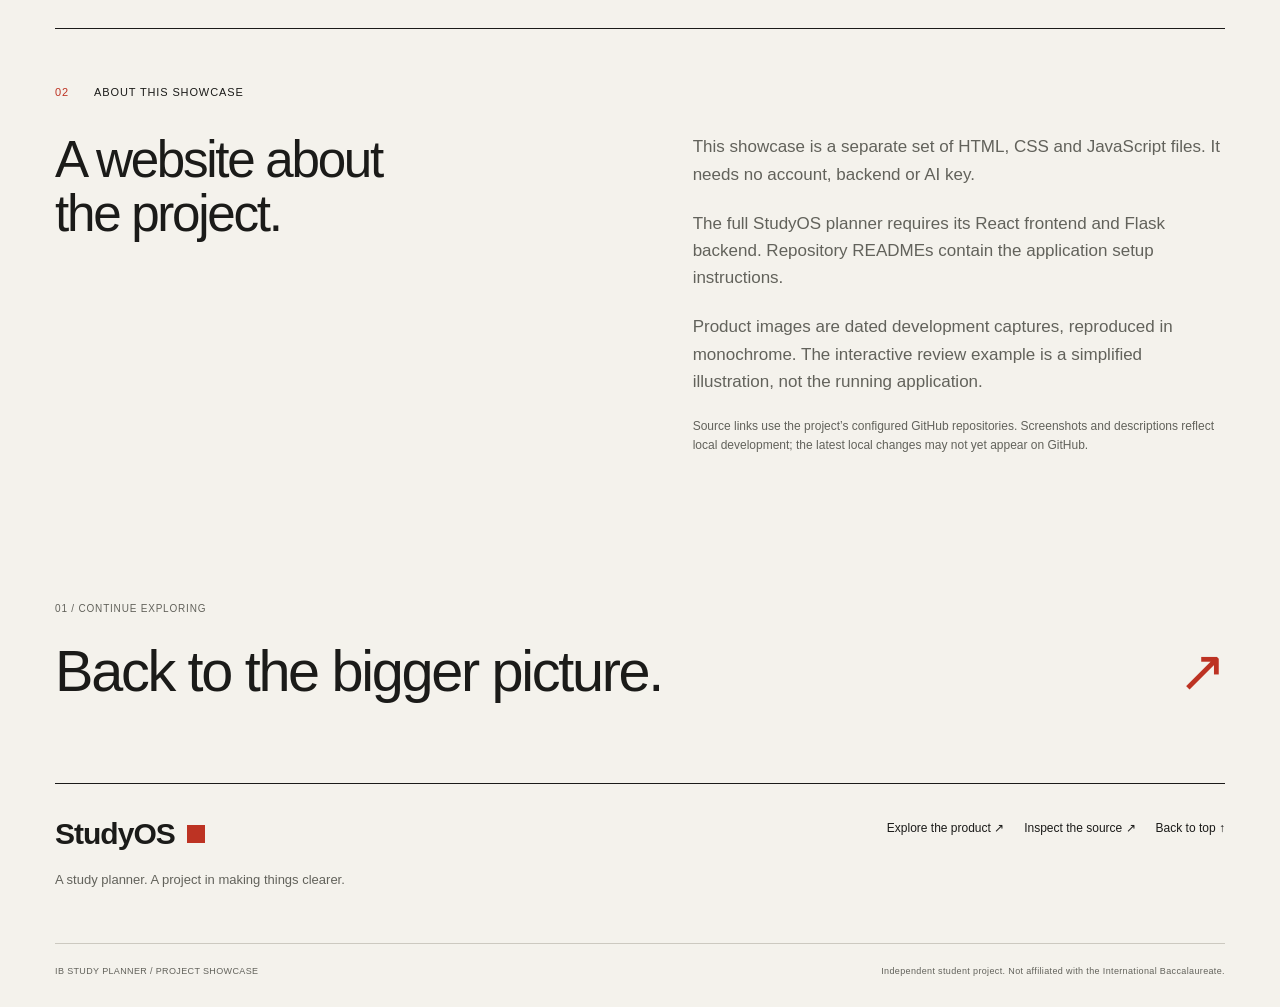
<file: studyos-showcase/source.html>
<!doctype html>
<html lang="en"><head><meta charset="utf-8"><meta name="viewport" content="width=device-width, initial-scale=1"><meta name="description" content="Find the StudyOS frontend and backend GitHub repositories, a guide to the code and the distinction between this static showcase and the full planner."><meta name="theme-color" content="#f4f2ec"><title>Source — StudyOS</title><link rel="icon" href="assets/favicon.svg" type="image/svg+xml"><link rel="stylesheet" href="assets/styles.css"><script src="assets/main.js" defer></script></head>
<body><a class="skip" href="#main">Skip to content</a><header class="site-header wrap"><a class="brand" href="index.html" aria-label="StudyOS home"><span class="brand-mark" aria-hidden="true"></span>StudyOS<span class="brand-tag">PROJECT / IB</span></a><button class="menu-toggle" aria-expanded="false" aria-controls="navigation" hidden>Menu <span aria-hidden="true">+</span></button><nav id="navigation" aria-label="Main navigation"><a href="index.html">Overview</a><a href="product.html">Product</a><a href="development.html">Development</a><a href="source.html" aria-current="page">Source</a></nav></header>
<main id="main">
<section class="wrap page-intro"><p class="eyebrow"><span>04</span>SOURCE & IMPLEMENTATION</p><h1>Open the code.<br>Follow the <em>logic.</em></h1><div class="intro-tail"><p class="lead">Two repositories.<br>Different responsibilities.</p><p>The interface presents the workspace. The backend handles records and AI requests. Start with the part that interests you.</p></div></section>
<section class="wrap repositories"><a class="repo-link" href="https://github.com/Dankey-py/sp" target="_blank" rel="noopener noreferrer"><span class="eyebrow">01 / FRONTEND</span><h2>The interface <span>↗</span></h2><p>Calendar views, task forms, focus sessions and the Danky review experience.</p><div><span>React / TypeScript</span><span>github.com/Dankey-py/sp</span></div></a><a class="repo-link" href="https://github.com/Dankey-py/spback" target="_blank" rel="noopener noreferrer"><span class="eyebrow">02 / BACKEND</span><h2>The working parts <span>↗</span></h2><p>Accounts, stored study records, task-ranking rules and AI service integration.</p><div><span>Python / Flask / SQLite</span><span>github.com/Dankey-py/spback</span></div></a></section>
<section class="wrap editorial-section"><div><p class="eyebrow"><span>01</span>WHERE TO LOOK</p><h2>Three useful<br>starting points.</h2></div><div class="function-list"><article><span>01 / TASK ORDER</span><h3>How does one task come first?</h3><p>The backend’s <code>app.py</code> combines priority points with deadline urgency to produce a suggested order.</p></article><article><span>02 / REVIEW & CONFIRMATION</span><h3>How does a proposal become a saved plan?</h3><p><code>AssistantPanel.tsx</code> presents editable proposals. The backend validates reviewed changes before applying them.</p></article><article><span>03 / STORED RECORDS</span><h3>How does the workspace remember?</h3><p><code>schema.sql</code> and <code>database.py</code> define and initialise the records that connect subjects, tasks and sessions.</p></article></div></section>
<section class="wrap source-note"><p class="eyebrow"><span>02</span>ABOUT THIS SHOWCASE</p><div class="editorial-section inner"><h2>A website about<br>the project.</h2><div class="prose"><p>This showcase is a separate set of HTML, CSS and JavaScript files. It needs no account, backend or AI key.</p><p>The full StudyOS planner requires its React frontend and Flask backend. Repository READMEs contain the application setup instructions.</p><p>Product images are dated development captures, reproduced in monochrome. The interactive review example is a simplified illustration, not the running application.</p><p class="small-note">Source links use the project’s configured GitHub repositories. Screenshots and descriptions reflect local development; the latest local changes may not yet appear on GitHub.</p></div></div></section><a class="next-page wrap" href="index.html"><span class="eyebrow">01 / CONTINUE EXPLORING</span><span>Back to the bigger picture.<b aria-hidden="true">↗</b></span></a>
</main><footer class="wrap site-footer"><div><a class="brand" href="index.html">StudyOS<span class="brand-mark" aria-hidden="true"></span></a><p>A study planner. A project in making things clearer.</p></div><div class="footer-links"><a href="product.html">Explore the product ↗</a><a href="source.html">Inspect the source ↗</a><a href="#main">Back to top ↑</a></div><div class="footer-bottom"><span>IB STUDY PLANNER / PROJECT SHOWCASE</span><span>Independent student project. Not affiliated with the International Baccalaureate.</span></div></footer><dialog class="image-dialog" aria-labelledby="image-title"><div class="dialog-top"><p id="image-title">Product screenshot</p><button class="close-dialog" aria-label="Close enlarged screenshot">Close ×</button></div><img alt=""><p class="dialog-hint">Development capture · monochrome reproduction</p></dialog></body></html>
</file>
<file: assets/styles.css>
:root {
  --paper: #f5f4ef;
  --ink: #292b30;
  --muted: #62645f;
  --line: #d5d5cc;
  --soft: #ecece5;
  --red: #ae4232;
  --rail: #3f4147;
  --panel: #45474f;
  --raised: #53565e;
  --light: #f2f3f5;
  --peach: #ffbf92;
  --green: #a5c6ae;
  --sidebar-width: 218px;
  --gutter: clamp(22px, 3.6vw, 64px);
}
* { box-sizing: border-box; }
html { scroll-padding-top: 78px; }
body { margin: 0; color: var(--ink); background: var(--paper); font-family: -apple-system, BlinkMacSystemFont, "Helvetica Neue", Helvetica, Arial, sans-serif; font-size: 16px; line-height: 1.65; -webkit-font-smoothing: antialiased; }
::selection { color: var(--ink); background: #f7d3b8; }
a { color: inherit; text-decoration: none; }
a, button, input, summary { -webkit-tap-highlight-color: transparent; }
button, input { font: inherit; }
button { cursor: pointer; }
button:disabled { cursor: default; }
:focus-visible { outline: 2px solid var(--red); outline-offset: 5px; }
p { margin: 0 0 1.15em; }
h1, h2, h3 { margin: 0; font-weight: 650; letter-spacing: -.035em; line-height: 1.18; }
h1 { font-size: clamp(44px, 4.6vw, 67px); }
h2 { font-size: clamp(27px, 2.7vw, 36px); }
h3 { font-size: 21px; }
img { max-width: 100%; display: block; }
svg { flex-shrink: 0; }
.red { color: var(--red); }
.wrap { width: calc(100% - var(--gutter)*2); max-width: 1200px; margin-inline: auto; }
.skip { position: fixed; top: -100px; left: 20px; padding: 12px 20px; color: white; background: var(--ink); z-index: 100; }
.skip:focus { top: 12px; }
.site-content { margin-left: 0; min-height: 100vh; }
.section-label { font-size: 11px; display: flex; align-items: baseline; gap: 18px; font-weight: 500; letter-spacing: .025em; margin-bottom: 24px; }
.section-label > span { color: var(--red); font-variant-numeric: tabular-nums; }
.home-intro { padding-block: 47px 55px; display: grid; grid-template-columns: .95fr 1.15fr; gap: 6%; align-items: start; }
.home-intro h1 { margin-bottom: 23px; }
.home-intro > div > p:not(.section-label):not(.intro-text):not(.project-info) { font-size: 14px; color: var(--muted); max-width: 400px; }
.intro-text { font-size: 19px; line-height: 1.55; max-width: 400px; }
.subject-strip { display: flex; flex-wrap: wrap; gap: 16px; margin: 24px 0; }
.subject-strip span { display: flex; align-items: center; gap: 6px; font-size: 10px; color: var(--muted); }
.subject-strip i, .subject-dot { display: inline-block; width: 6px; height: 6px; border-radius: 50%; background: #bd6c3a; }
.subject-strip span:nth-child(2) i { background: #7a8068; }
.subject-strip span:nth-child(3) i { background: #767980; }
.intro-links { display: flex; align-items: center; gap: 22px; flex-wrap: wrap; }
.button { display: inline-flex; align-items: center; justify-content: center; background: var(--ink); color: #fff; border: 1px solid var(--ink); border-radius: 5px; padding: 11px 15px; font-size: 12px; font-weight: 500; line-height: 1.5; }
.button:hover { background: #4a4c50; }
.button:disabled { background: #e3e8df; border-color: #bacab5; color: #365344; }
.simple-link { font-size: 12px; border-bottom: 1px solid var(--line); padding-bottom: 3px; }
.simple-link:hover { color: var(--red); border-color: var(--red); }
.project-info { font-size: 10px; line-height: 1.8; color: var(--muted); margin: 28px 0 0; }
.intro-image { padding-top: 8px; }
.capture { margin: 0; }
.image-zoom { display: block; width: 100%; border: 1px solid #8c8e94; border-radius: 7px; padding: 0; background: #45474f; position: relative; overflow: hidden; }
.image-zoom img { width: 100%; height: auto; }
.image-zoom > span { position: absolute; bottom: 10px; right: 10px; border: 1px solid #ffffff40; background: #383a40ed; color: white; font-size: 10px; padding: 6px 10px; border-radius: 4px; }
.image-zoom:hover > span { background: #62564d; }
.capture figcaption { color: var(--muted); font-size: 10px; margin: 12px 0 0; line-height: 1.65; }
.image-note { font-size: 12px; margin: 15px 0 0; color: var(--muted); }
.split-section { border-top: 1px solid var(--line); padding-block: 44px 49px; display: grid; grid-template-columns: 1fr 1fr; gap: 8%; }
.split-section h2 { margin-bottom: 22px; }
.split-section p { font-size: 14px; }
.split-section > div:nth-child(2) > p { color: var(--muted); }
.section { border-top: 1px solid var(--line); padding-block: 40px 48px; }
.section-heading { max-width: 760px; margin-bottom: 28px; }
.section-heading .section-label { margin-bottom: 14px; }
.section-heading h2 { margin-bottom: 17px; }
.section-heading > p:not(.section-label) { color: var(--muted); font-size: 14px; max-width: 650px; }
.week-example { border: 1px solid var(--line); border-radius: 6px; padding: 20px; background: var(--soft); }
.week-days { display: grid; grid-template-columns: repeat(5,1fr); font-size: 10px; color: var(--muted); gap: 8px; padding-bottom: 15px; }
.week-tasks { display: grid; grid-template-columns: repeat(5,1fr); grid-template-rows: repeat(3,42px); background: repeating-linear-gradient(to right,transparent 0, transparent calc(20% - 1px),var(--line) calc(20% - 1px),var(--line) 20%); gap: 10px 0; border-top: 1px solid var(--line); padding-top: 15px; }
.week-tasks > span { display: flex; align-items: center; padding: 8px 13px; font-size: 12px; border-radius: 4px; min-width: 0; }
.week-tasks .research { grid-column: 1/3; grid-row: 1; background: #dfd6c8; color: #494337; margin-right: 10px; }
.week-tasks .draft { grid-column: 3/5; grid-row: 2; background: #45474f; color: #f2f3f5; margin-right: 10px; }
.week-tasks .review { grid-column: 5; grid-row: 3; background: #e6c0a4; color: #493f36; }
.small-note { font-size: 11px!important; color: var(--muted); line-height: 1.75; margin: 15px 0 0; }
.feature-list > a { display: grid; grid-template-columns: 32px 1fr 20px; gap: 18px; align-items: start; padding: 25px 0; border-top: 1px solid var(--line); }
.feature-list > a > span { font-size: 11px; color: var(--red); padding-top: 3px; }
.feature-list h3 { font-size: 23px; margin-bottom: 9px; }
.feature-list p { font-size: 13px; color: var(--muted); margin: 0; }
.feature-list > a:hover h3 { color: var(--red); }
.personal-note { background: var(--soft); border-left: 3px solid #bc8158; padding: 25px 28px; margin-block: 10px 45px; border-radius: 0 6px 6px 0; }
.personal-note p:not(.note-label) { font-size: 16px; max-width: 720px; line-height: 1.7; }
.note-label { font-size: 10px!important; color: var(--muted); letter-spacing: .03em; margin: 0 0 16px; font-weight: 500; }
.next-page { display: flex; justify-content: space-between; align-items: center; gap: 20px; padding-block: 27px; border-top: 1px solid var(--ink); }
.next-page > span { font-size: 11px; color: var(--muted); }
.next-page > a { font-size: 17px; font-weight: 550; }
.next-page > a:hover { color: var(--red); }
.site-footer { border-top: 1px solid var(--line); padding-block: 25px 28px; display: grid; grid-template-columns: 1fr 1fr; gap: 20px; }
.site-footer p { margin: 0; font-size: 11px; color: var(--muted); line-height: 1.8; }
.site-footer b { color: var(--ink); font-size: 15px; }
.site-footer > div { display: flex; gap: 22px; justify-content: end; font-size: 10px; }
.site-footer a:hover { color: var(--red); }
.site-footer > small { grid-column: 1/-1; color: var(--muted); font-size: 9px; }
.page-intro { padding-block: 43px 36px; }
.page-intro .section-label { margin-bottom: 20px; }
.page-intro h1 { font-size: clamp(39px,4.5vw,61px); margin-bottom: 23px; }
.page-description { max-width: 650px; font-size: 17px; line-height: 1.7; }
.page-index { display: flex; flex-wrap: wrap; gap: 14px 28px; margin-top: 30px; font-size: 11px; color: var(--muted); }
.page-index a:hover { color: var(--red); }
.task-example { background: var(--soft); border: 1px solid var(--line); padding: 25px; border-radius: 8px; align-self: start; }
.task-example > .note-label { display: flex; align-items: center; gap: 7px; }
.task-tag { margin-left: auto; font-size: 9px; background: #deded6; padding: 2px 6px; border-radius: 3px; }
.task-example h3 { font-size: 23px; margin-bottom: 22px; }
.task-example dl { margin: 0; }
.task-example dl > div { display: grid; grid-template-columns: 80px 1fr; gap: 12px; padding-block: 10px; border-top: 1px solid var(--line); font-size: 12px; }
.task-example dt { color: var(--muted); }
.task-example dd { margin: 0; }
.demo { border: 1px solid #5b5e66; background: var(--panel); color: var(--light); border-radius: 8px; overflow: hidden; }
.demo-heading { padding: 17px 22px; display: flex; align-items: baseline; justify-content: space-between; gap: 20px; border-bottom: 1px solid #ffffff20; }
.demo-heading b { font-size: 13px; font-weight: 550; }
.demo-heading span { font-size: 10px; color: #c8cbd1; }
.step-track { list-style: none; padding: 0; margin: 0; display: grid; grid-template-columns: repeat(3,1fr); border-bottom: 1px solid #ffffff20; }
.step-track li { padding: 14px 22px; font-size: 12px; color: #c5c8ce; border-right: 1px solid #ffffff15; }
.step-track li:last-child { border: 0; }
.step-track li[aria-current=step] { color: #ffdcbd; background: #62564d; box-shadow: inset 0 -2px #dcaa7c; }
.demo-content { display: grid; grid-template-columns: 1fr 1fr; padding: 28px; gap: 6%; }
.demo-content .note-label { color: var(--peach); }
.demo-content h3 { margin-bottom: 18px; font-size: 27px; }
.demo-content p { font-size: 13px; color: #d2d5d9; }
.demo-actions { display: flex; align-items: center; gap: 17px; flex-wrap: wrap; margin-top: 23px; }
.demo-actions .button { background: #f0c5a5; color: #35322f; border-color: #f0c5a5; font-size: 11px; }
.demo-actions .button:hover { background: #f9d9bf; }
.demo-actions .button:disabled { background: #d1dccf; border-color: #d1dccf; color: #30452f; }
.reset-button { border: 0; border-bottom: 1px solid #a7a9b0; background: none; color: #d2d5d9; padding: 4px 0; font-size: 11px; }
.demo-feedback { min-height: 2em; margin: 16px 0 0; font-size: 11px!important; color: var(--peach)!important; }
.proposal { background: #4e5058; padding: 20px; border: 1px solid #ffffff25; border-radius: 7px; align-self: start; }
.proposal label { display: flex; justify-content: space-between; gap: 8px; font-size: 11px; color: #e2e3e6; }
.proposal label > span { font-size: 9px; color: #c5c8ce; }
.proposal input { min-width: 0; width: 100%; color: var(--light); background: #383a40; border: 1px solid transparent; border-radius: 5px; padding: 11px; font-size: 14px; margin: 9px 0 17px; }
.proposal input:not([readonly]) { border-color: var(--peach); }
.proposal input[aria-invalid=true] { border-color: #ff9696; }
.demo :focus-visible { outline-color: var(--peach); }
.proposal-row { display: grid; grid-template-columns: 17px 1fr auto; gap: 8px; padding-block: 15px; border-top: 1px solid #ffffff20; font-size: 11px; }
.proposal-row > span { color: var(--peach); }
.proposal-row b { font-weight: 500; }
.proposal-row small { font-size: 10px; color: #c5c8ce; }
.proposal .small-note { color: #d2d5d9; border-top: 1px solid #ffffff20; padding-top: 12px; }
.plain-list article { padding: 22px 0; border-top: 1px solid var(--line); }
.plain-list article:first-child { padding-top: 0; border: 0; }
.plain-list h3 { margin-bottom: 11px; font-size: 22px; }
.plain-list p { color: var(--muted); margin: 0; font-size: 14px; }
.system-flow { display: grid; grid-template-columns: 1fr 28px 1fr 28px 1fr; align-items: center; }
.system-flow > article { align-self: stretch; background: var(--soft); border: 1px solid var(--line); border-top: 2px solid #686c72; padding: 23px 18px; border-radius: 0 0 6px 6px; }
.system-flow h3 { margin-bottom: 13px; font-size: 23px; }
.system-flow article > p:not(.note-label) { font-size: 13px; color: var(--muted); }
.system-flow small { font-size: 10px; color: var(--muted); }
.flow-arrow { text-align: center; color: #8b6951; font-size: 20px; }
.data-map { background: var(--soft); border: 1px solid var(--line); border-radius: 7px; padding: 28px; }
.data-owner { max-width: 300px; margin: auto; text-align: center; background: var(--panel); border-radius: 6px; padding: 19px; color: var(--light); }
.data-owner h3 { font-size: 21px; margin-bottom: 5px; }
.data-owner p { margin: 0; font-size: 11px; color: #d2d5d9; }
.map-arrow { text-align: center; font-size: 27px; color: #92735b; padding: 10px 0; }
.data-branches { display: grid; grid-template-columns: repeat(3,1fr); gap: 17px; }
.data-branches article { background: var(--paper); padding: 22px 17px; border: 1px solid var(--line); border-top: 3px solid #bd8a62; border-radius: 0 0 5px 5px; }
.data-branches article:nth-child(2) { border-top-color: #87967b; }
.data-branches article:nth-child(3) { border-top-color: #898b91; }
.data-branches h3 { font-size: 20px; margin-bottom: 8px; }
.data-branches p { font-size: 12px; margin-bottom: 14px; }
.data-branches small { font-size: 10px; color: var(--muted); }
.map-caption { font-size: 11px; text-align: center; color: var(--muted); margin: 22px 0 0; }
details { border-top: 1px solid var(--line); }
details:last-child { border-bottom: 1px solid var(--line); }
summary { display: grid; grid-template-columns: 25px 1fr 20px; gap: 15px; align-items: center; padding: 21px 0; list-style: none; cursor: pointer; }
summary::-webkit-details-marker { display: none; }
summary > span { color: var(--red); font-size: 12px; }
summary > span:last-child { font-size: 22px; font-weight: 300; }
summary h3 { font-size: 22px; }
details[open] summary > span:last-child { transform: rotate(45deg); }
.details-content { padding: 0 28px 12px 40px; max-width: 770px; }
.details-content p { font-size: 14px; color: var(--muted); }
.build-list { list-style-position: outside; margin: 0; padding-left: 23px; }
.build-list li { padding: 0 0 22px 8px; }
.build-list li::marker { color: var(--red); font-size: 12px; }
.build-list b { font-size: 17px; font-weight: 600; }
.build-list p { font-size: 13px; color: var(--muted); margin: 7px 0 0; }
.repo-grid { display: grid; grid-template-columns: 1fr 1fr; border-top: 1px solid var(--line); padding-block: 30px 45px; gap: 22px; }
.repo-link { display: flex; flex-direction: column; padding: 25px; border: 1px solid var(--line); border-radius: 7px; background: var(--soft); }
.repo-link h2 { font-size: 30px; margin-bottom: 20px; }
.repo-link p:not(.note-label) { font-size: 14px; color: var(--muted); }
.repo-link > span { margin-top: auto; font-size: 11px; color: var(--muted); }
.repo-link > small { margin-top: 15px; font-size: 11px; color: var(--red); overflow-wrap: anywhere; }
.repo-link:hover { border-color: #a5a89f; }
code { font-family: ui-monospace, SFMono-Regular, Consolas, monospace; font-size: .85em; background: #e5e5de; padding: 2px 4px; border-radius: 3px; overflow-wrap: anywhere; }
.image-dialog { color: var(--light); background: var(--rail); border: 1px solid #8b8d95; border-radius: 8px; width: min(96vw,1500px); max-width: none; max-height: 94dvh; padding: 16px; }
.image-dialog::backdrop { background: #202126df; }
.dialog-top { display: flex; justify-content: space-between; align-items: center; gap: 20px; margin-bottom: 14px; }
.dialog-top p { font-size: 12px; margin: 0; }
.close-dialog { color: var(--light); border: 1px solid #8b8d95; background: #53565e; padding: 7px 12px; border-radius: 4px; font-size: 11px; flex-shrink: 0; }
.image-dialog > img { max-height: 75dvh; width: auto; margin: auto; }
.dialog-note { font-size: 10px; color: #d2d5d9; margin: 12px 0 0; }
@media (min-width:1650px) { .home-intro { gap: 7%; } .intro-text { font-size: 21px; } }
@media (max-width:1100px) { :root { --sidebar-width: 192px; --gutter: 29px; } .home-intro { grid-template-columns: 1fr; gap: 34px; } .home-intro > div:first-child { display: grid; grid-template-columns: 1fr 1fr; gap: 0 25px; align-items: start; } .home-intro .section-label { grid-column: 1/-1; } .home-intro h1 { grid-row: 2/6; font-size: 54px; } .home-intro .intro-text { font-size: 18px; } .home-intro .subject-strip { margin: 8px 0 20px; } .home-intro .intro-links { grid-column: 1/-1; margin-top: 10px; } .home-intro .project-info { grid-column: 1/-1; } .intro-image { max-width: 800px; padding: 0; } .split-section { gap: 6%; } .demo-content { gap: 5%; padding: 22px; } .demo-content h3 { font-size: 24px; } .demo-heading { flex-direction: column; gap: 3px; } .system-flow h3 { font-size: 20px; } .data-map { padding: 23px; } .data-branches { gap: 12px; } .data-branches article { padding: 19px 12px; } .data-branches h3 { font-size: 18px; } }
@media (max-width:760px) {
  :root { --gutter: 23px; }
  html { scroll-padding-top: 25px; }
  .site-content { margin-left: 0; }
  .home-intro { padding-block: 30px 35px; gap: 26px; }
  .home-intro > div:first-child { display: block; }
  .home-intro h1 { font-size: clamp(43px,10.6vw,65px); margin-bottom: 20px; }
  .home-intro .intro-text { font-size: 19px; max-width: 480px; }
  .home-intro > div > p:not(.section-label):not(.intro-text):not(.project-info) { max-width: 480px; }
  .home-intro .subject-strip { margin: 21px 0; }
  .home-intro .project-info { margin-top: 22px; }
  .intro-links { gap: 20px; }
  .section-label { margin-bottom: 20px; }
  .split-section { grid-template-columns: 1fr; gap: 20px; padding-block: 32px 35px; }
  .split-section h2 { margin-bottom: 18px; }
  .split-section p { font-size: 14px; }
  .section { padding-block: 31px 35px; }
  .section-heading { margin-bottom: 23px; }
  .week-example { padding: 15px 11px; }
  .week-days { font-size: 8px; gap: 4px; }
  .week-tasks > span { padding-inline: 8px; font-size: 10px; }
  .week-tasks .review { padding-inline: 4px; font-size: 9px; }
  .small-note { font-size: 10px!important; }
  .feature-list > a { grid-template-columns: 23px 1fr 16px; gap: 12px; padding-block: 22px; }
  .feature-list h3 { font-size: 22px; }
  .feature-list p { font-size: 12px; }
  .personal-note { padding: 23px 20px; margin-bottom: 32px; }
  .personal-note p:not(.note-label) { font-size: 15px; }
  .next-page { padding-block: 22px; }
  .next-page > a { font-size: 14px; }
  .site-footer { grid-template-columns: 1fr; gap: 16px; }
  .site-footer > div { justify-content: start; gap: 24px; }
  .page-intro { padding-block: 30px; }
  .page-intro h1 { font-size: clamp(38px,9vw,56px); }
  .page-description { font-size: 16px; }
  .page-index { font-size: 10px; gap: 12px 18px; margin-top: 23px; }
  .task-example { padding: 21px; }
  .task-example h3 { font-size: 23px; }
  .task-tag { font-size: 8px; }
  .demo-heading { padding: 16px; }
  .demo-heading span { font-size: 9px; }
  .step-track li { padding: 13px 12px; font-size: 11px; }
  .demo-content { grid-template-columns: 1fr; padding: 22px 17px; gap: 18px; }
  .demo-content h3 { font-size: 25px; }
  .demo-actions .button { font-size: 11px; }
  .proposal { padding: 17px; }
  .proposal input { font-size: 16px; }
  .system-flow { grid-template-columns: 1fr; }
  .system-flow article { padding: 21px; }
  .system-flow h3 { font-size: 24px; }
  .system-flow article > p:not(.note-label) br { display: none; }
  .flow-arrow { transform: rotate(90deg); padding-block: 4px; }
  .data-map { padding: 20px 16px; }
  .data-branches { grid-template-columns: 1fr; gap: 14px; }
  .data-branches article { padding: 19px; }
  .data-branches h3 { font-size: 21px; }
  .data-branches p { margin-bottom: 9px; }
  .map-caption { font-size: 10px; }
  summary { gap: 9px; grid-template-columns: 21px 1fr 18px; padding-block: 19px; }
  summary h3 { font-size: 20px; }
  .details-content { padding: 0 0 10px 30px; }
  .details-content p { font-size: 13px; }
  .build-list { padding-left: 21px; }
  .repo-grid { grid-template-columns: 1fr; gap: 17px; }
  .repo-link { padding: 24px 21px; }
  .repo-link h2 { font-size: 29px; }
  .dialog-top { gap: 13px; }
  .dialog-top p { font-size: 10px; }
  .image-dialog { padding: 12px; }
  .dialog-note { font-size: 9px; }
}
@media (prefers-reduced-motion:reduce) { *,*::before,*::after { transition: none!important; animation: none!important; } }
@media print { body { background: white; font-size: 11pt; } .demo-actions,.next-page,.site-footer>div,.image-dialog,.image-zoom>span { display: none!important; } .site-content { margin: 0; } .wrap { width: 100%; max-width: none; } .home-intro { grid-template-columns: 1fr 1fr; padding-top: 0; } .home-intro > div:first-child { display: block; } h1,.home-intro h1 { font-size: 38pt; } h2 { font-size: 23pt; } .section,.split-section { padding-block: 25px; } .capture,.system-flow,.data-map { break-inside: avoid; } .demo { background: white; color: black; } .demo p,.proposal .small-note,.proposal label,.proposal-row small { color: black; } .proposal { background: #eee; } .proposal input { background: white; color: black; } .image-zoom img { max-height: 400px; object-fit: contain; } }

/* One clear status notice, aligned with the same grid as the project content. */
.beta-banner { display: grid; grid-template-columns: 115px minmax(0,1fr); gap: 28px; padding: 29px var(--gutter) 30px; border-top: 4px solid var(--red); border-bottom: 1px solid var(--ink); background: #eeede6; }
.beta-index { padding-top: 3px; }
.beta-index span { display: block; font-size: 9px; letter-spacing: .1em; font-weight: 600; color: var(--muted); }
.beta-index b { display: block; font-size: 30px; line-height: 1.1; letter-spacing: -.045em; color: var(--red); margin-top: 12px; font-weight: 650; }
.beta-message { max-width: 900px; }
.beta-message strong { display: block; font-size: clamp(21px,2.1vw,29px); line-height: 1.25; font-weight: 600; letter-spacing: -.025em; }
.beta-message p { font-size: 14px; line-height: 1.6; margin: 12px 0 0; max-width: 690px; color: #51534e; }
@media (max-width:1100px) { .beta-banner { grid-template-columns: 85px minmax(0,1fr); gap: 20px; } }
@media (max-width:760px) { .beta-banner { grid-template-columns: 1fr; gap: 18px; padding-block: 23px 25px; } .beta-index { display:flex; align-items: baseline; justify-content: space-between; padding: 0; } .beta-index b { margin: 0; font-size: 23px; } .beta-message strong { font-size: 23px; } .beta-message p { font-size: 13px; margin-top: 11px; } }
@media print { .beta-banner { grid-template-columns: 80px 1fr; gap: 20px; padding: 15px 0; background: white; } .beta-message strong { font-size: 16pt; } .beta-message p { font-size: 10pt; } }

/* Compact global navigation: brand and four always-visible destinations. */
.compact-header { background: var(--rail); color: var(--light); border-bottom: 1px solid #ffffff20; }
.compact-header-inner { min-height: 73px; display: flex; align-items: center; gap: 32px; }
.compact-brand { font-size: 25px; font-weight: 700; line-height: 1; letter-spacing: -.04em; }
.compact-nav { display: flex; align-items: center; gap: 8px; }
.compact-nav a { width: 42px; height: 42px; display: grid; place-items: center; border: 1px solid transparent; border-radius: 5px; color: #d2d5d9; }
.compact-nav svg { width: 19px; height: 19px; }
.compact-nav a:hover { color: white; background: #ffffff12; }
.compact-nav a[aria-current=page] { background: #62564d; color: var(--peach); border-color: #ffbf9230; }
.compact-header :focus-visible { outline-color: var(--peach); }
@media (max-width:480px) { .compact-header-inner { min-height: 66px; gap: 16px; } .compact-brand { font-size: 22px; } .compact-nav { gap: 3px; } .compact-nav a { width: 36px; height: 38px; } .compact-nav svg { width: 18px; height: 18px; } }
@media print { .compact-header { display: none; } }

/* Future plan: a short essay on the same asymmetric reading grid. */
.future-essay { display: grid; grid-template-columns: 1fr 1.25fr; gap: 8%; padding-block: clamp(40px,6vw,78px) clamp(48px,7vw,90px); }
.future-heading h1 { font-size: clamp(38px,4.5vw,62px); }
.future-copy { max-width: 62ch; border-top: 1px solid var(--line); padding-top: 23px; font-size: 18px; line-height: 1.8; }
.future-copy p:last-child { margin-bottom: 0; }
@media (max-width:760px) { .future-essay { grid-template-columns: 1fr; gap: 30px; } .future-heading h1 { font-size: clamp(38px,9vw,56px); } .future-copy { font-size: 16px; line-height: 1.8; padding-top: 22px; } }
@media print { .future-essay { padding-block: 25px; } .future-copy { font-size: 11pt; } }
</file>
<file: studyos-showcase/assets/styles.css>
:root{--paper:#f4f2ec;--ink:#1b1b19;--muted:#62625b;--red:#bd3323;--line:#ccc9c0;--soft:#e9e6dd;--white:#fff;--gutter:clamp(22px,4.3vw,78px)}*{box-sizing:border-box}html{scroll-behavior:auto;scroll-padding-top:30px}body{margin:0;background:var(--paper);color:var(--ink);font-family:"Helvetica Neue",Helvetica,Arial,sans-serif;font-size:17px;line-height:1.6;-webkit-font-smoothing:antialiased}::selection{background:var(--red);color:white}a{color:inherit;text-decoration:none}a,button,input,summary{-webkit-tap-highlight-color:transparent}button,input{font:inherit}button{cursor:pointer}button:disabled{cursor:default}button,a,summary,input{outline-offset:6px}:focus-visible{outline:2px solid var(--red)}p{margin:0 0 1.3em}h1,h2,h3{margin:0;line-height:1.04;font-weight:500;letter-spacing:-.045em}h1{font-size:clamp(58px,8.5vw,132px);line-height:.98}h2{font-size:clamp(36px,4vw,62px)}h3{font-size:28px}h1 em{font-style:normal;color:var(--red)}img{display:block;max-width:100%}.wrap{width:calc(100% - var(--gutter)*2);max-width:1440px;margin-inline:auto}.skip{position:fixed;top:-90px;left:20px;background:var(--ink);color:white;padding:12px 24px;z-index:20}.skip:focus{top:15px}.site-header{min-height:106px;display:flex;align-items:center;justify-content:space-between;border-bottom:1px solid var(--ink);gap:24px}.brand{display:inline-flex;align-items:center;gap:12px;font-size:25px;font-weight:700;letter-spacing:-1px;line-height:1}.brand-mark{display:block;width:18px;height:18px;background:var(--red)}.brand-tag{font-size:10px;letter-spacing:.12em;font-weight:500;border-left:1px solid var(--line);padding-left:16px;margin-left:6px}nav{display:flex;gap:clamp(18px,3vw,43px);font-size:14px}nav a{position:relative;padding:12px 0}nav a::after{content:"";position:absolute;left:0;bottom:4px;width:0;height:2px;background:var(--red);transition:width .18s}nav a:hover::after,nav a[aria-current=page]::after{width:100%}nav a[aria-current=page]{color:var(--red)}.menu-toggle{display:none;border:0;background:none;padding:8px 0;font-size:14px}.menu-toggle span{margin-left:14px}.eyebrow,.hero-bottom,.graphic-top,.graphic-bottom,.week-head,.specimen-top,.demo-top,.proposal-status,.function-list article>span,.status-label,.map-caption,.system-flow small,.system-aside>span,.repo-link>div,.footer-bottom,.small-note,.capture figcaption,.dialog-hint{font-size:11px;font-weight:500;letter-spacing:.08em;line-height:1.6}.eyebrow{display:flex;align-items:baseline;gap:25px;margin:0 0 32px;text-transform:uppercase}.eyebrow>span{color:var(--red)}.hero{padding-top:38px}.hero-grid{display:grid;grid-template-columns:7fr 4fr;gap:7%;padding:20px 0 66px;align-items:end}.hero-aside{max-width:370px;padding-bottom:4px}.hero-aside p:not(.lead){font-size:15px;color:var(--muted)}.lead{font-size:clamp(21px,2.1vw,30px);line-height:1.35;letter-spacing:-.025em}.button{display:inline-flex;justify-content:space-between;align-items:center;gap:36px;background:var(--red);border:1px solid var(--red);padding:14px 20px;color:var(--paper);font-size:14px;line-height:1.4;transition:background .2s}.button:hover{background:var(--ink);border-color:var(--ink)}.button:disabled{background:var(--ink);border-color:var(--ink)}.hero-bottom{display:flex;justify-content:space-between;border-top:1px solid var(--line);padding:17px 0}.opening-visual{display:grid;grid-template-columns:8fr 3fr;gap:6%;padding:36px 0 90px;align-items:end}.week-graphic{background:var(--soft);border:1px solid var(--line);padding:24px 30px}.graphic-top{display:flex;justify-content:space-between;margin-bottom:30px;gap:15px}.week-head{display:grid;grid-template-columns:repeat(5,1fr);padding-bottom:12px;color:var(--muted)}.week-body{position:relative;height:236px;border-top:1px solid var(--line);border-bottom:1px solid var(--line);margin-bottom:18px}.week-lines{position:absolute;inset:0;display:grid;grid-template-columns:repeat(5,1fr)}.week-lines i{border-left:1px solid var(--line)}.week-lines i:last-child{border-right:1px solid var(--line)}.week-block{position:absolute;display:flex;justify-content:space-between;align-items:center;font-size:14px;padding:13px 16px;color:var(--paper);gap:10px}.week-block b{font-size:11px;font-weight:400}.research{left:0;top:22px;width:39%;background:var(--ink)}.draft{left:40%;top:89px;width:39%;background:var(--red)}.review{left:80%;top:155px;width:20%;background:var(--ink);padding-inline:9px}.deadline{position:absolute;right:0;top:8px;color:var(--red);font-size:10px}.graphic-bottom{display:flex;align-items:center;gap:8px;font-size:10px;letter-spacing:.02em}.graphic-bottom>span:last-child{margin-left:auto;color:var(--muted);font-size:8px}.red-dot{width:6px;height:6px;background:var(--red)}.oversize-number{font-size:clamp(38px,5vw,72px);letter-spacing:-.06em;line-height:1}.visual-note p{font-size:15px;line-height:1.45;margin:17px 0 27px}.text-link{font-size:14px;display:inline-block;border-bottom:1px solid currentColor;padding-bottom:5px}.text-link:hover{color:var(--red)}.editorial-section{display:grid;grid-template-columns:1fr 1fr;gap:9%;padding-block:80px;border-top:1px solid var(--ink)}.prose{max-width:550px}.prose p:last-child{margin-bottom:0}.prose p:not(.lead){color:var(--muted)}.evidence{padding-block:55px 80px;border-top:1px solid var(--ink)}.section-heading{display:flex;justify-content:space-between;align-items:end;gap:36px;margin-bottom:42px}.section-heading>p{max-width:390px;font-size:16px;margin:0;color:var(--muted)}.capture{margin:0}.image-zoom{position:relative;display:block;width:100%;padding:0;border:0;background:#424242;overflow:hidden}.image-zoom img{width:100%;height:auto;filter:grayscale(1)}.zoom-label{position:absolute;right:16px;bottom:16px;background:var(--paper);padding:8px 14px;font-size:11px}.image-zoom:hover .zoom-label{background:var(--red);color:var(--paper)}.capture figcaption{margin-top:14px;font-size:10px;letter-spacing:.05em;color:var(--muted)}.caption-grid{display:grid;grid-template-columns:repeat(3,1fr);gap:40px;margin-top:36px}.caption-grid p{font-size:14px;margin:0;color:var(--muted)}.caption-grid b{color:var(--ink);font-weight:500}.selected-section{padding-block:65px 90px;border-top:1px solid var(--ink)}.feature-row{display:grid;grid-template-columns:45px 1.3fr 1fr 24px;gap:25px;align-items:center;padding:32px 0;border-top:1px solid var(--line)}.feature-row>span{font-size:12px;color:var(--red)}.feature-row h3{font-size:clamp(22px,2.2vw,32px)}.feature-row p{font-size:14px;color:var(--muted);margin:0}.feature-row>b{font-weight:400;font-size:25px}.feature-row:hover h3{color:var(--red)}.statement{background:var(--red);color:var(--paper);padding:75px 0}.statement-text{font-size:clamp(36px,5.4vw,80px);letter-spacing:-.045em;line-height:1.1;margin:40px 0}.statement-text>span{color:#fff}.statement .text-link:hover{color:var(--paper)}.next-page{display:block;padding-block:65px 80px}.next-page>.eyebrow{font-size:10px;color:var(--muted);margin-bottom:23px}.next-page>span:last-child{display:flex;justify-content:space-between;align-items:center;font-size:clamp(29px,4.5vw,65px);line-height:1.1;letter-spacing:-.04em;gap:20px}.next-page b{font-weight:400;color:var(--red)}.next-page:hover>span:last-child{color:var(--red)}.site-footer{border-top:1px solid var(--ink);padding-top:35px;display:grid;grid-template-columns:1fr 1fr;gap:35px}.site-footer .brand{font-size:30px}.site-footer p{font-size:13px;margin-top:18px;color:var(--muted)}.footer-links{display:flex;justify-content:flex-end;gap:20px;align-items:start;flex-wrap:wrap;font-size:12px}.footer-links a:hover{color:var(--red)}.footer-bottom{grid-column:1/-1;display:flex;justify-content:space-between;gap:25px;color:var(--muted);padding:20px 0 30px;border-top:1px solid var(--line);font-size:9px;letter-spacing:.04em}.page-intro{padding-block:38px 75px}.page-intro h1{margin:25px 0 48px}.intro-tail{display:grid;grid-template-columns:1fr 1fr;gap:9%;align-items:start}.intro-tail p{margin:0;max-width:540px}.intro-tail p:not(.lead){font-size:16px;color:var(--muted)}.task-specimen{border:1px solid var(--line);padding:25px;margin-top:35px}.specimen-top{display:flex;justify-content:space-between;gap:20px;color:var(--red);font-size:9px}.task-specimen h3{font-size:26px;line-height:1.2;margin:22px 0}.task-specimen dl{margin:0}.task-specimen dl>div{display:grid;grid-template-columns:100px 1fr;gap:12px;padding:12px 0;border-top:1px solid var(--line);font-size:13px}.task-specimen dt{color:var(--muted)}.task-specimen dd{margin:0}.demo-section{background:var(--soft);padding-block:70px}.demo{border:1px solid var(--ink);background:var(--paper)}.demo-top{display:flex;justify-content:space-between;gap:20px;padding:16px 25px;border-bottom:1px solid var(--line);font-size:9px}.step-track{display:grid;grid-template-columns:repeat(3,1fr);padding:0;margin:0;list-style:none;border-bottom:1px solid var(--line)}.step-track li{padding:20px 25px;color:var(--muted);font-size:14px;border-right:1px solid var(--line)}.step-track li:last-child{border:0}.step-track b{font-weight:400;margin-right:20px}.step-track li[aria-current=step]{background:var(--red);color:var(--paper)}.demo-content{display:grid;grid-template-columns:1fr 1fr;gap:9%;padding:40px}.demo-content h3{font-size:34px;line-height:1.1;margin-bottom:20px}.demo-content p:not(.eyebrow){font-size:14px}.demo-content .eyebrow{font-size:10px;color:var(--red);margin-bottom:22px}.demo-actions{display:flex;gap:15px;align-items:center;flex-wrap:wrap;margin-top:28px}.reset-button{background:none;border:0;border-bottom:1px solid var(--muted);padding:5px 0;font-size:12px}.demo-feedback{min-height:23px;margin:15px 0 0;color:var(--red);font-size:13px!important}.proposal{align-self:start;border:1px solid var(--line);padding:22px}.proposal-status{color:var(--red);font-size:10px!important;padding-bottom:14px;border-bottom:1px solid var(--line);margin-bottom:20px}.proposal label{display:flex;justify-content:space-between;gap:10px;font-size:12px}.proposal label span{font-size:10px;color:var(--muted)}.proposal input{width:100%;font-size:17px;margin:12px 0 20px;padding:12px;border:1px solid var(--line);background:transparent;min-width:0;border-radius:0;color:var(--ink)}.proposal input:not([readonly]){border-color:var(--red);background:white}.proposal-row{display:grid;grid-template-columns:22px 1fr auto;gap:12px;align-items:center;border-top:1px solid var(--line);padding:18px 0;font-size:12px}.proposal-row b{font-weight:500}.proposal-row small{color:var(--muted)}.proposal-foot{padding-top:16px;border-top:1px solid var(--line);color:var(--muted);font-size:11px!important;margin:0}.below-demo{display:grid;grid-template-columns:1fr 1fr;gap:9%;margin-top:25px;align-items:start}.below-demo p{font-size:13px;margin:0}.below-demo .text-link{justify-self:end}.small-note{font-size:12px;font-weight:400;letter-spacing:0;color:var(--muted);margin:22px 0 0}.function-list article{padding-block:28px;border-top:1px solid var(--line)}.function-list article:first-child{padding-top:0;border:0}.function-list article>span{color:var(--red);font-size:10px}.function-list h3{margin:14px 0;font-size:28px;line-height:1.1}.function-list p{font-size:15px;color:var(--muted);margin:0}.requirements{padding-left:22px}.requirements li{padding:0 0 18px 6px;font-size:16px}.requirements b{font-weight:500}.system-section,.data-section,.roadmap-section{padding-block:70px 85px;border-top:1px solid var(--ink)}.system-flow{display:grid;grid-template-columns:1fr 50px 1fr 50px 1fr;align-items:center}.system-flow article{min-height:235px;padding:28px 22px;background:var(--soft);border-top:3px solid var(--ink);display:flex;flex-direction:column}.system-flow article>span{font-size:10px;color:var(--red);letter-spacing:.07em}.system-flow h3{margin:25px 0 15px;font-size:30px}.system-flow p{font-size:14px;color:var(--muted)}.system-flow small{margin-top:auto;font-size:10px;letter-spacing:0}.flow-arrow{text-align:center;color:var(--red);font-size:27px}.system-aside{border-top:1px solid var(--line);padding-top:23px;margin:28px 0 0;font-size:14px;color:var(--muted)}.system-aside>span{color:var(--red);margin-right:20px}.data-map{background:var(--soft);padding:38px}.data-owner{max-width:350px;margin:auto;text-align:center;border:1px solid var(--ink);padding:25px;background:var(--paper)}.data-owner>span{font-size:10px;color:var(--red);letter-spacing:.08em}.data-owner h3{font-size:30px;margin:12px 0}.data-owner p{font-size:13px;margin:0}.map-connector{text-align:center;font-size:32px;color:var(--red);padding:15px}.data-branches{display:grid;grid-template-columns:repeat(3,1fr);gap:25px}.data-branches article{border-top:2px solid var(--red);padding:25px;background:var(--paper)}.data-branches article>span{font-size:11px;color:var(--red)}.data-branches h3{margin:15px 0}.data-branches p{font-size:14px;margin-bottom:20px}.data-branches small{font-size:11px;color:var(--muted)}.map-caption{text-align:center;font-size:11px;font-weight:400;letter-spacing:0;margin:25px auto 0;max-width:520px}details{border-top:1px solid var(--line)}details:last-child{border-bottom:1px solid var(--line)}summary{list-style:none;display:grid;grid-template-columns:45px 1fr 25px;gap:25px;align-items:center;cursor:pointer;padding:28px 0}summary::-webkit-details-marker{display:none}summary>span:first-child{font-size:12px;color:var(--red)}summary h3{font-size:clamp(22px,2.5vw,34px);line-height:1.2}.details-symbol{font-size:25px;font-weight:300;color:var(--red);transition:transform .2s}details[open] .details-symbol{transform:rotate(45deg)}.details-content{margin-left:70px;max-width:680px;padding-bottom:18px}.details-content p{font-size:15px;color:var(--muted)}.details-content b{font-weight:500;color:var(--ink)}.roadmap{list-style:none;padding:0;margin:0}.roadmap li{display:grid;grid-template-columns:80px 1fr;gap:35px;padding:30px 0;border-top:1px solid var(--line)}.roadmap-index{font-size:38px;letter-spacing:-.05em;color:var(--red);line-height:1.1}.status-label{font-size:9px;color:var(--red)}.roadmap h3{font-size:29px;margin:12px 0}.roadmap p{font-size:15px;color:var(--muted);margin:0;max-width:680px}.future .status-label{color:var(--muted)}.repositories{border-top:1px solid var(--ink);display:grid;grid-template-columns:1fr 1fr}.repo-link{padding:40px 35px 40px 0;display:flex;flex-direction:column}.repo-link+ .repo-link{border-left:1px solid var(--line);padding-left:35px;padding-right:0}.repo-link .eyebrow{color:var(--red);font-size:10px}.repo-link h2{display:flex;justify-content:space-between;font-size:clamp(30px,3.4vw,50px);gap:20px}.repo-link h2>span{color:var(--red)}.repo-link p{font-size:15px;max-width:400px;color:var(--muted);margin:25px 0 35px}.repo-link>div{display:flex;flex-direction:column;gap:5px;font-size:10px;letter-spacing:0;margin-top:auto;overflow-wrap:anywhere}.repo-link:hover h2{color:var(--red)}code{font-family:ui-monospace,SFMono-Regular,Consolas,monospace;font-size:.85em;background:var(--soft);padding:2px 5px;overflow-wrap:anywhere}.source-note{border-top:1px solid var(--ink);padding-top:55px}.source-note .inner{width:100%;padding-top:0;border:0}.image-dialog{width:min(96vw,1600px);max-width:none;max-height:94dvh;background:var(--paper);color:var(--ink);padding:18px;border:1px solid var(--ink)}.image-dialog::backdrop{background:#171717dd}.dialog-top{display:flex;justify-content:space-between;align-items:center;gap:20px;margin-bottom:15px}.dialog-top p{font-size:13px;margin:0}.close-dialog{background:var(--ink);color:white;border:0;padding:8px 14px;font-size:12px;flex-shrink:0}.image-dialog>img{margin:auto;filter:grayscale(1);max-height:75dvh;width:auto}.dialog-hint{font-size:10px;margin:10px 0 0;color:var(--muted)}
@media(min-width:1600px){.hero h1{font-size:140px}}@media(max-width:1000px){.brand-tag{display:none}.hero-grid{gap:5%;grid-template-columns:6fr 4fr}.hero-aside .lead{font-size:23px}.opening-visual{grid-template-columns:1fr}.visual-note{display:flex;align-items:center;gap:30px;margin-top:25px;justify-content:space-between}.visual-note p{margin:0}.oversize-number{font-size:44px}.feature-row{grid-template-columns:30px 1.2fr 1fr 20px;gap:20px}.demo-content{padding:28px;gap:6%}.demo-actions{align-items:start}.demo-content h3{font-size:28px}.system-flow{grid-template-columns:1fr 28px 1fr 28px 1fr}.system-flow article{padding:22px 16px}.system-flow h3{font-size:25px}.data-map{padding:28px}.data-branches{gap:15px}.data-branches article{padding:20px 15px}}
@media(max-width:700px){body{font-size:16px}.site-header{min-height:84px;position:relative;flex-wrap:wrap;gap:0;padding:22px 0}.brand{font-size:24px}.menu-toggle:not([hidden]){display:block}nav{width:100%;gap:0;justify-content:space-between;margin-top:20px;border-top:1px solid var(--line);padding-top:10px;font-size:12px}.js nav:not(.is-open){display:none}.hero{padding-top:28px}.eyebrow{font-size:10px;gap:18px;margin-bottom:25px}.hero-grid{grid-template-columns:1fr;gap:30px;padding:10px 0 35px}.hero h1{font-size:clamp(57px,13.5vw,93px)}.hero-aside{max-width:430px;display:block}.hero-aside .lead{font-size:23px}.hero-aside p:not(.lead){font-size:14px}.hero-bottom{font-size:8px;gap:18px}.hero-bottom span:last-child{text-align:right;max-width:135px}.opening-visual{padding:20px 0 50px}.week-graphic{padding:18px 14px}.graphic-top{font-size:8px;margin-bottom:25px}.week-head{font-size:8px}.week-body{height:215px}.week-block{padding:10px 9px;font-size:11px;gap:5px}.week-block b{font-size:9px}.research{width:40%}.draft{width:40%;top:85px}.review{padding-inline:5px;top:145px;font-size:10px}.review b{display:none}.graphic-bottom{font-size:8px;gap:5px}.graphic-bottom>span:last-child{font-size:7px}.visual-note{align-items:start;gap:20px;flex-wrap:wrap}.visual-note p{font-size:13px}.visual-note .text-link{font-size:12px;margin-left:auto}.oversize-number{font-size:35px}.editorial-section{grid-template-columns:1fr;gap:32px;padding-block:48px}.lead{font-size:23px}.evidence{padding-block:40px 45px}.section-heading{display:block;margin-bottom:28px}.section-heading .text-link{margin-top:24px}.section-heading>p{margin-top:25px;max-width:500px;font-size:15px}.capture figcaption{font-size:8px}.zoom-label{font-size:9px;padding:5px 9px;bottom:10px;right:10px}.caption-grid{gap:18px;grid-template-columns:1fr;margin-top:25px}.caption-grid p{font-size:13px;border-top:1px solid var(--line);padding-top:15px}.selected-section{padding-block:40px 50px}.feature-row{grid-template-columns:22px 1fr 20px;gap:15px;padding:25px 0}.feature-row p{grid-column:2;font-size:12px;margin-top:-3px}.feature-row>b{grid-column:3;grid-row:1}.feature-row h3{font-size:24px}.statement{padding-block:45px}.statement-text{font-size:clamp(32px,7vw,48px);margin-block:30px}.statement .eyebrow{font-size:9px}.next-page{padding-block:42px 50px}.next-page>span:last-child{font-size:32px}.site-footer{grid-template-columns:1fr;gap:20px;padding-top:28px}.site-footer p{margin-bottom:0;font-size:12px}.footer-links{justify-content:start;gap:18px;font-size:11px}.footer-bottom{display:flex;flex-direction:column;gap:8px;font-size:8px;padding-bottom:25px}.page-intro{padding-block:28px 45px}.page-intro h1{font-size:clamp(54px,12vw,84px);margin-bottom:32px}.intro-tail{grid-template-columns:1fr;gap:20px}.intro-tail p:not(.lead){font-size:15px}.task-specimen{padding:20px}.task-specimen h3{font-size:25px}.demo-section{padding-block:45px}.demo-top{padding:14px 16px;flex-direction:column;gap:4px;font-size:8px}.step-track li{padding:15px 10px;font-size:11px}.step-track b{margin-right:6px}.demo-content{grid-template-columns:1fr;padding:23px 18px;gap:25px}.demo-content h3{font-size:29px}.demo-content p:not(.eyebrow){font-size:13px}.proposal{padding:18px}.proposal input{font-size:16px}.demo-content .button{padding:13px 15px;gap:18px;font-size:13px}.below-demo{grid-template-columns:1fr;gap:18px}.below-demo .text-link{justify-self:start}.function-list h3{font-size:26px}.system-section,.data-section,.roadmap-section{padding-block:45px}.system-flow{grid-template-columns:1fr}.system-flow article{min-height:0;padding:24px}.system-flow h3{margin:15px 0}.system-flow p br{display:none}.system-flow p{margin-bottom:20px}.flow-arrow{transform:rotate(90deg);padding:4px}.system-aside{font-size:13px}.system-aside>span{display:block;margin:0 0 10px}.data-map{padding:23px 18px}.data-owner{padding:22px 15px}.data-branches{grid-template-columns:1fr;gap:15px}.data-branches article{padding:20px}.data-branches h3{margin:10px 0;font-size:28px}.data-branches p{margin-bottom:12px}.map-caption{font-size:11px}summary{grid-template-columns:25px 1fr 20px;gap:14px;padding-block:22px}summary h3{font-size:23px}.details-content{margin-left:39px;padding-right:5px}.details-content p{font-size:14px}.roadmap li{grid-template-columns:35px 1fr;gap:20px;padding:25px 0}.roadmap-index{font-size:28px}.roadmap h3{font-size:25px}.roadmap p{font-size:14px}.repositories{grid-template-columns:1fr}.repo-link{padding:30px 0}.repo-link+.repo-link{padding:30px 0;border-left:0;border-top:1px solid var(--line)}.repo-link h2{font-size:36px}.source-note{padding-top:35px}.image-dialog{padding:12px}.dialog-top p{font-size:11px}.close-dialog{font-size:11px}.image-dialog>img{max-height:70dvh}}
@media(prefers-reduced-motion:reduce){html{scroll-behavior:auto}*,*::before,*::after{transition:none!important;animation:none!important}}@media print{body{background:white;font-size:11pt}.site-header nav,.menu-toggle,.demo-actions,.next-page,.footer-links,.image-dialog,.zoom-label{display:none!important}.wrap{width:100%;max-width:none}.hero h1,.page-intro h1{font-size:56pt}h2{font-size:28pt}.editorial-section,.evidence,.selected-section,.system-section,.data-section,.roadmap-section{padding-block:25px}.statement{color:black;background:none;border-block:1px solid}.statement-text,.statement-text>span{color:black;font-size:30pt}.capture{break-inside:avoid}.capture img{max-height:400px;object-fit:contain}.site-footer{margin-top:20px}.step-track li[aria-current=step]{color:black}.hero-grid{padding-bottom:30px}.opening-visual{padding-bottom:30px}.image-zoom img{filter:grayscale(1)}a[href^=http]::after{content:" (" attr(href) ")";font-size:8pt;overflow-wrap:anywhere}}
</file>
